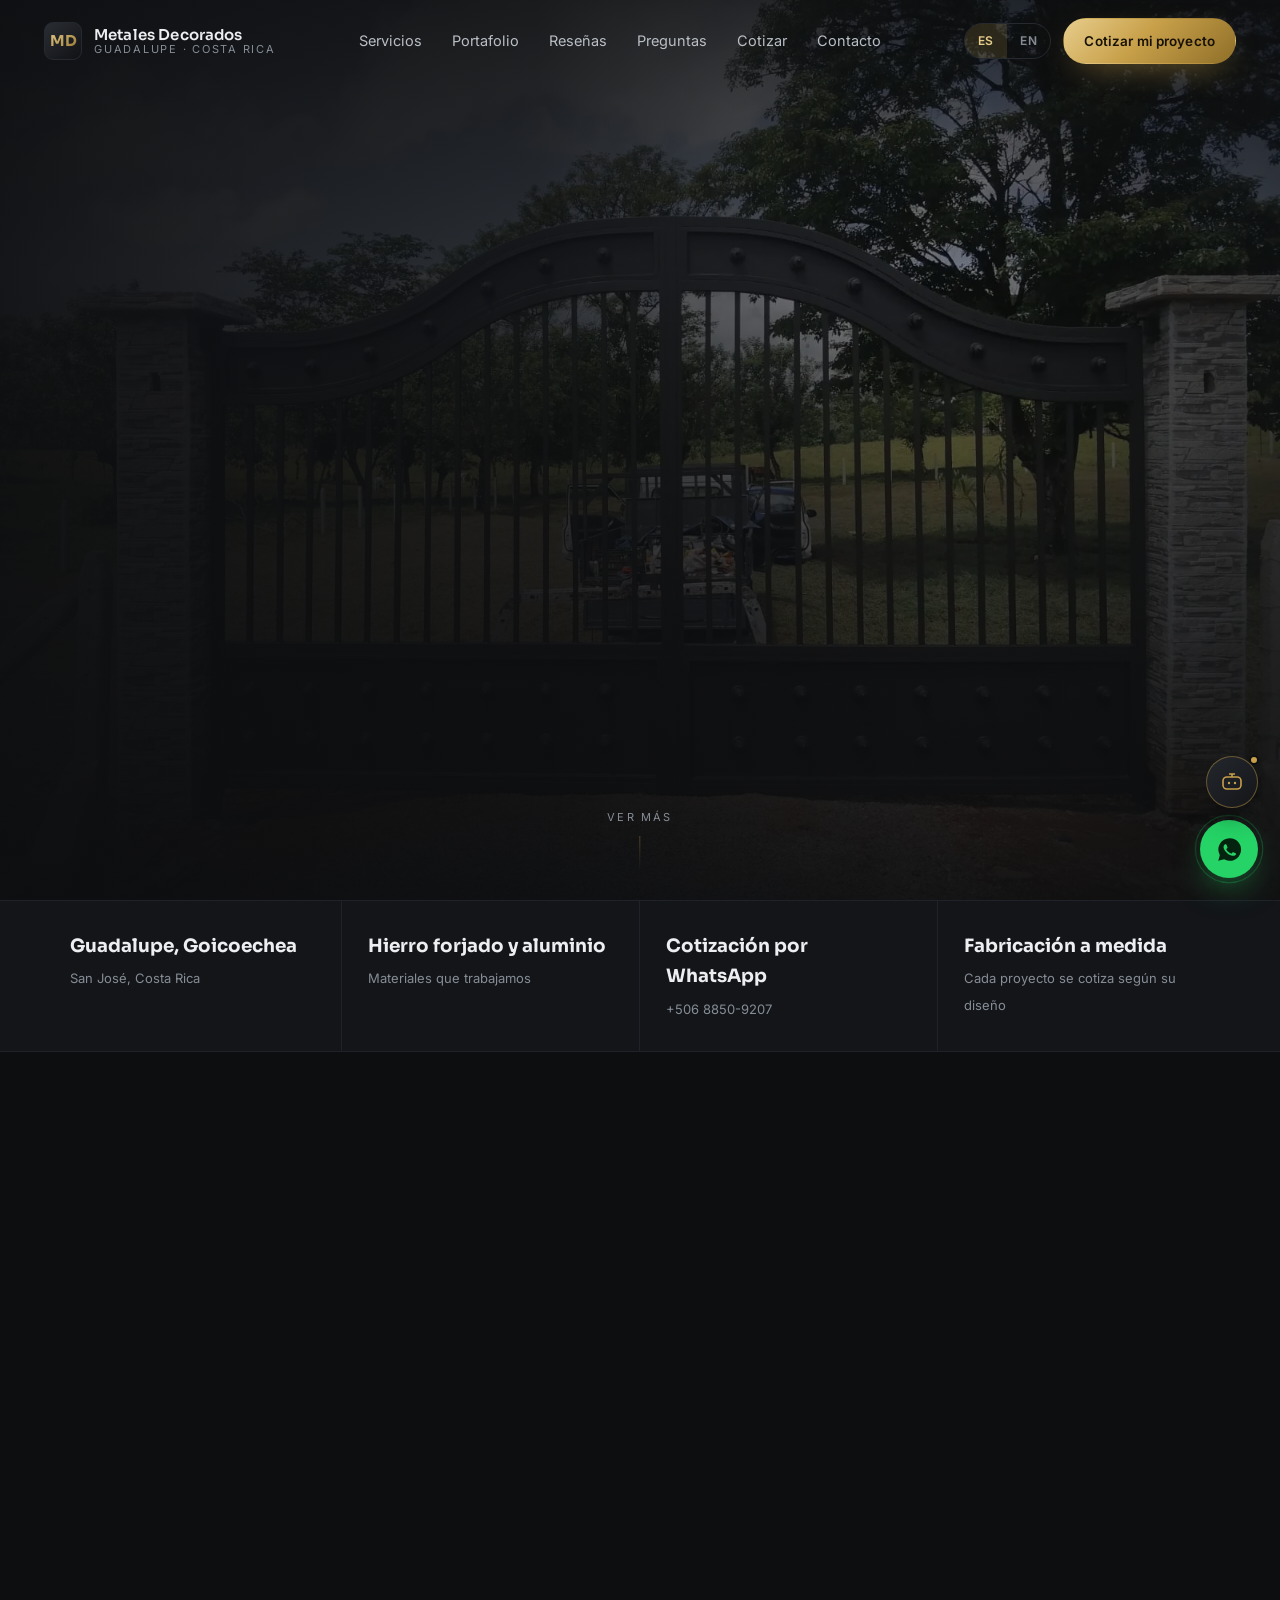
<file: index.html>
<!DOCTYPE html>
<html lang="es-CR">
<head>
<meta charset="utf-8">
<meta name="viewport" content="width=device-width, initial-scale=1">
<meta http-equiv="refresh" content="0; url=amedida/index.html">
<link rel="canonical" href="https://metalesdecorados.com/">
<meta name="robots" content="index,follow">
<title>Metales Decorados</title>
</head>
<body>
<p><a href="amedida/index.html">Metales Decorados — ir al sitio</a></p>
</body>
</html>
</file>
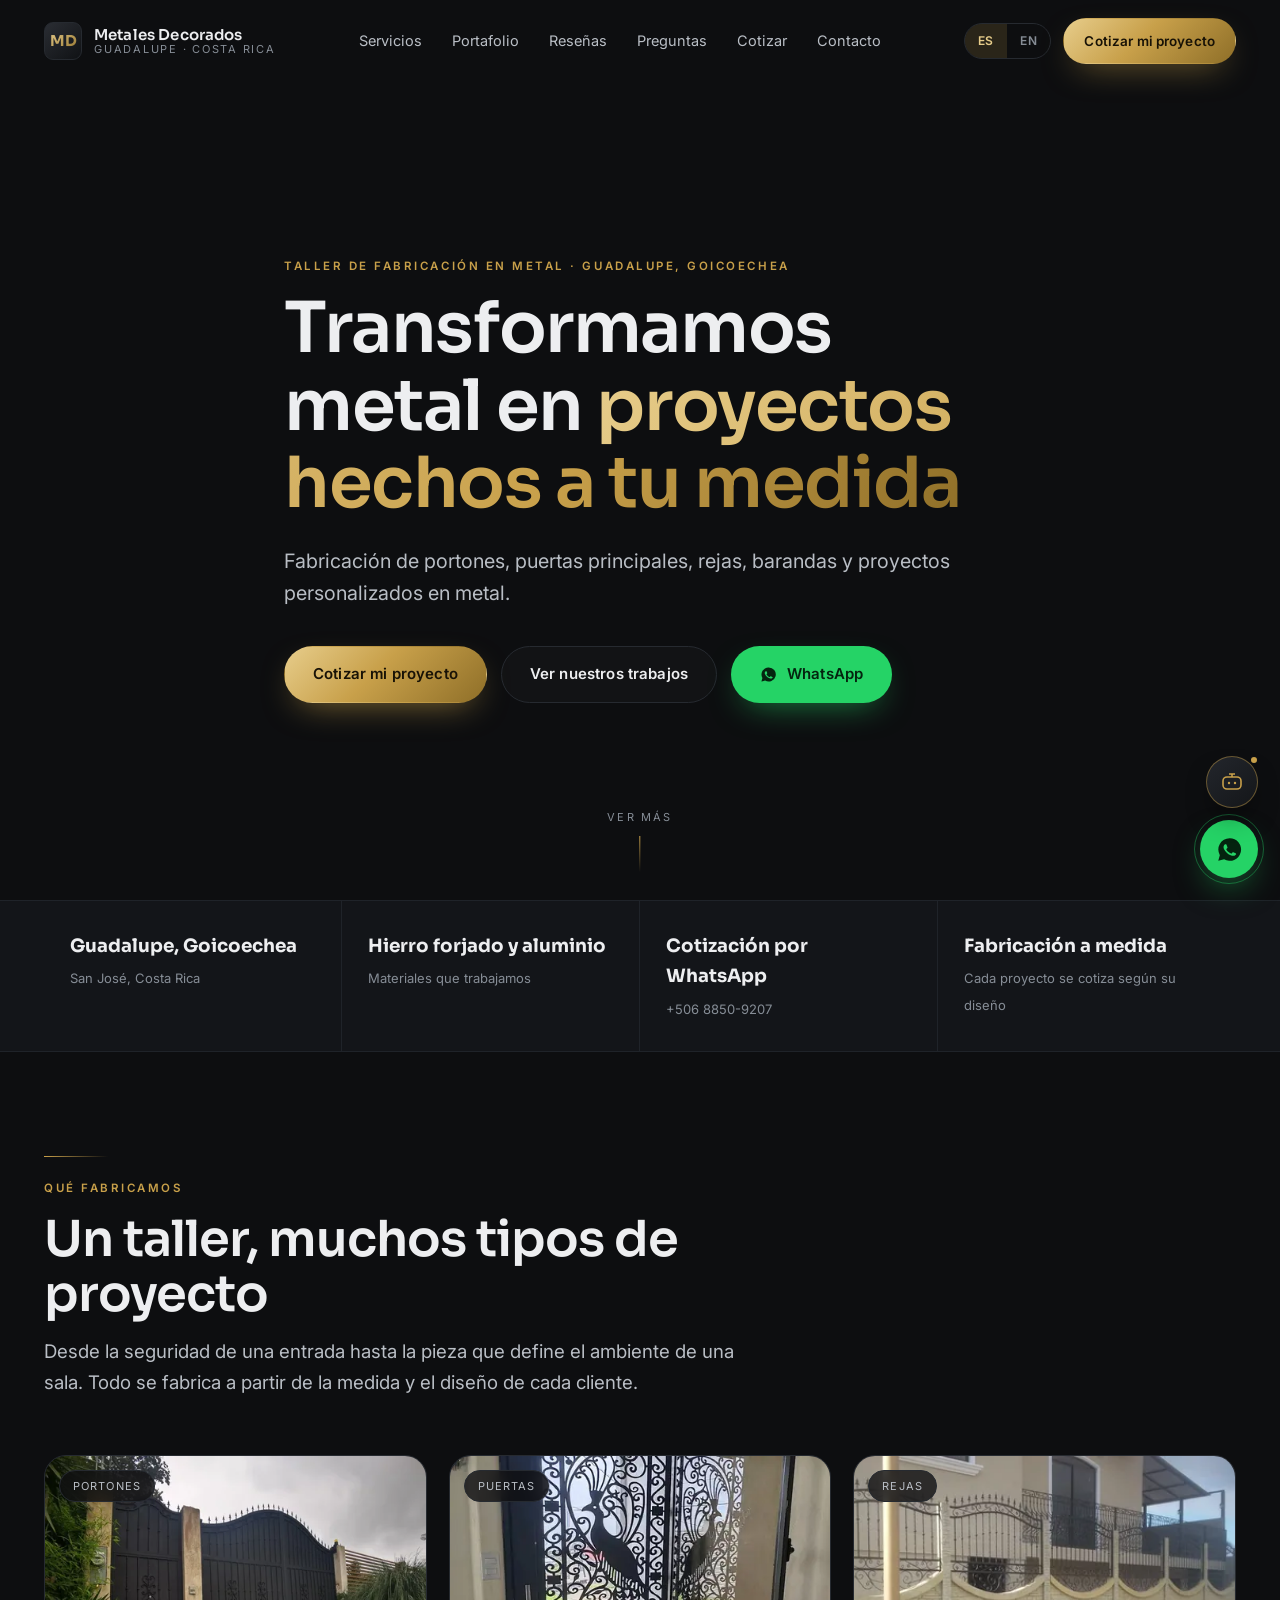
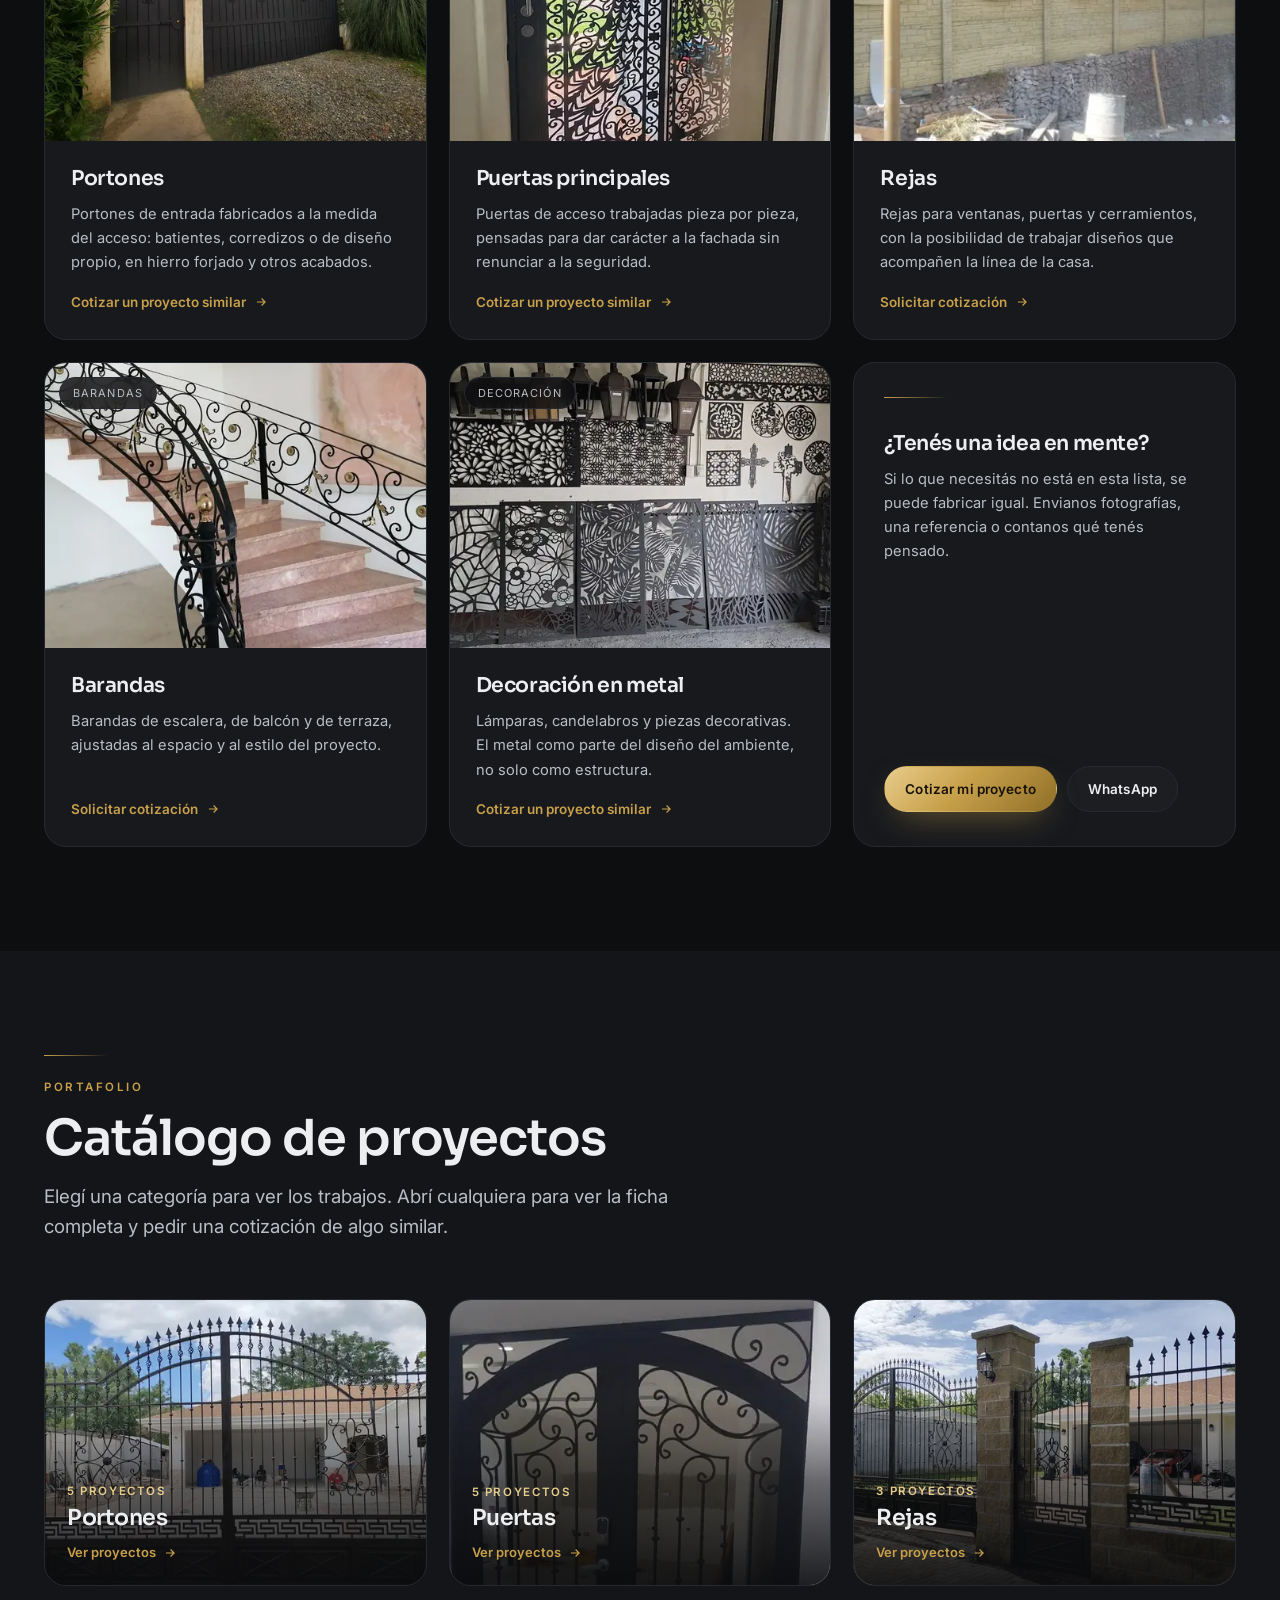
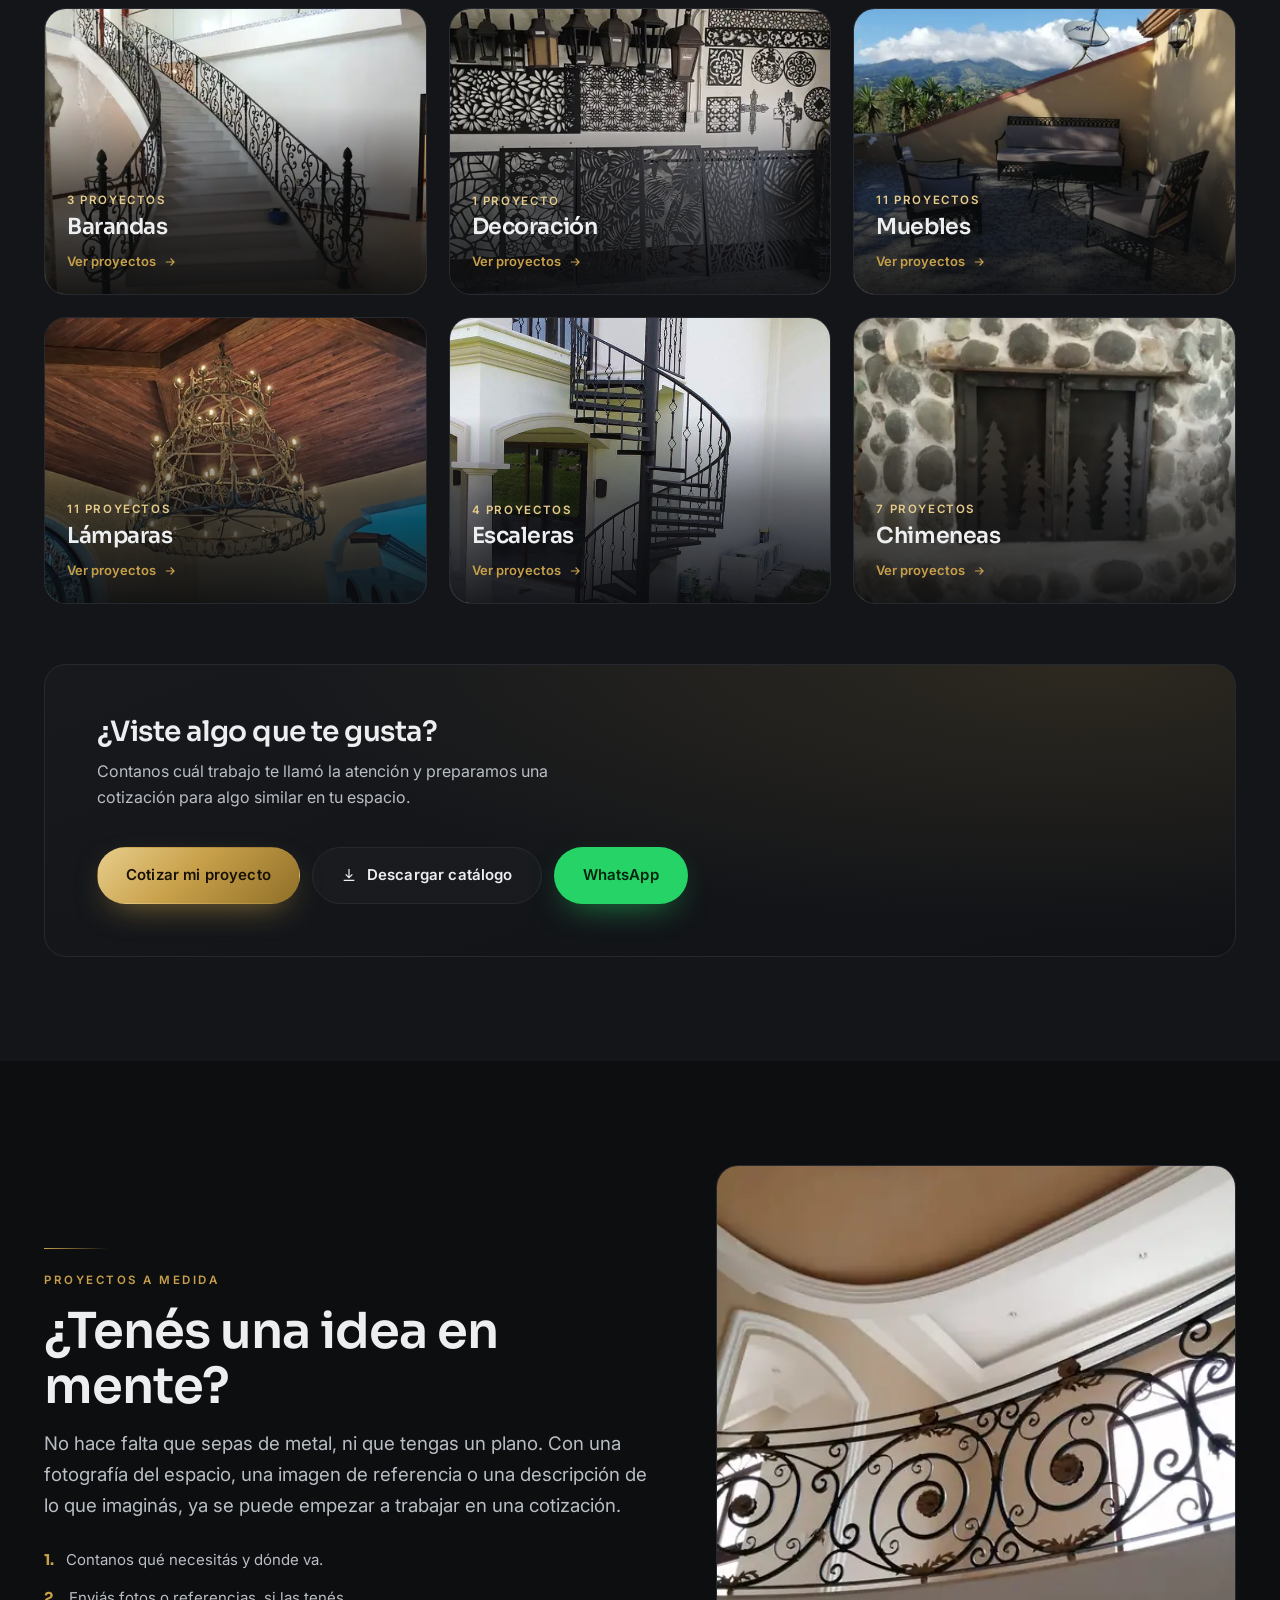
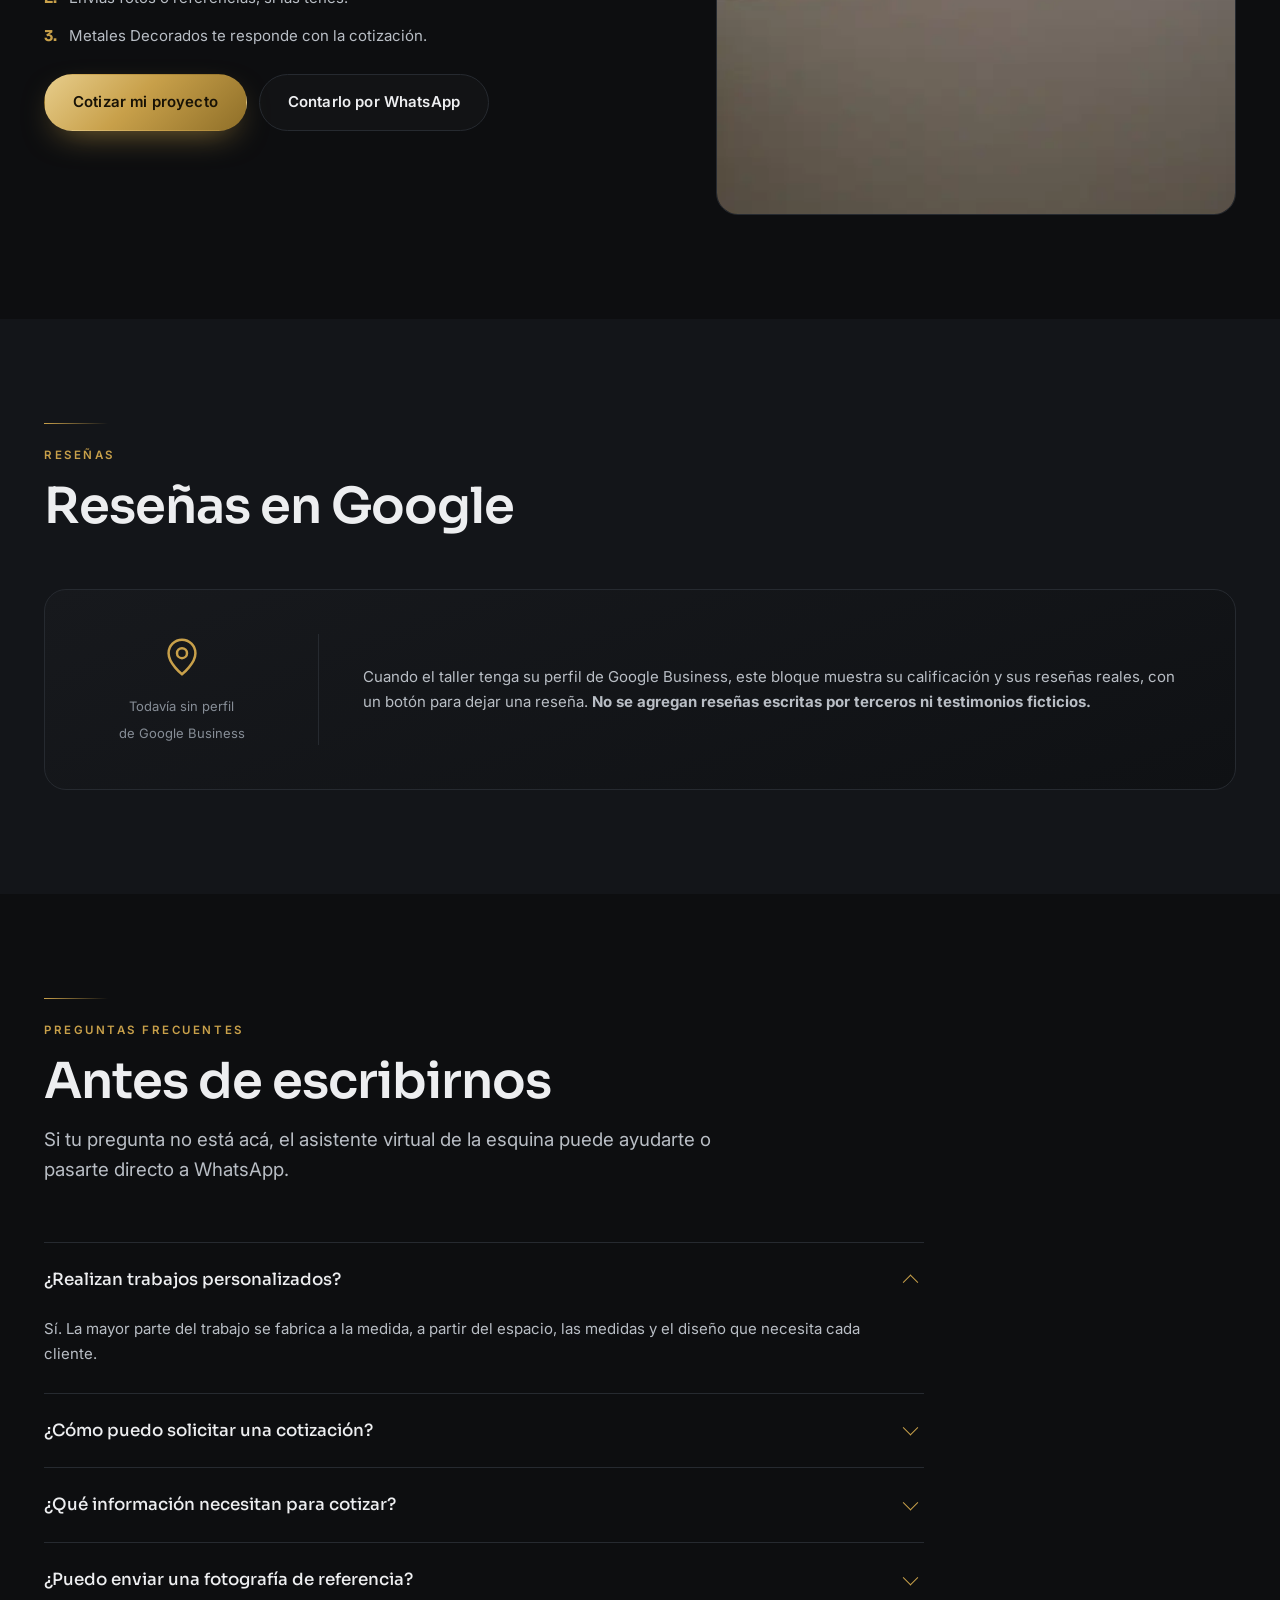
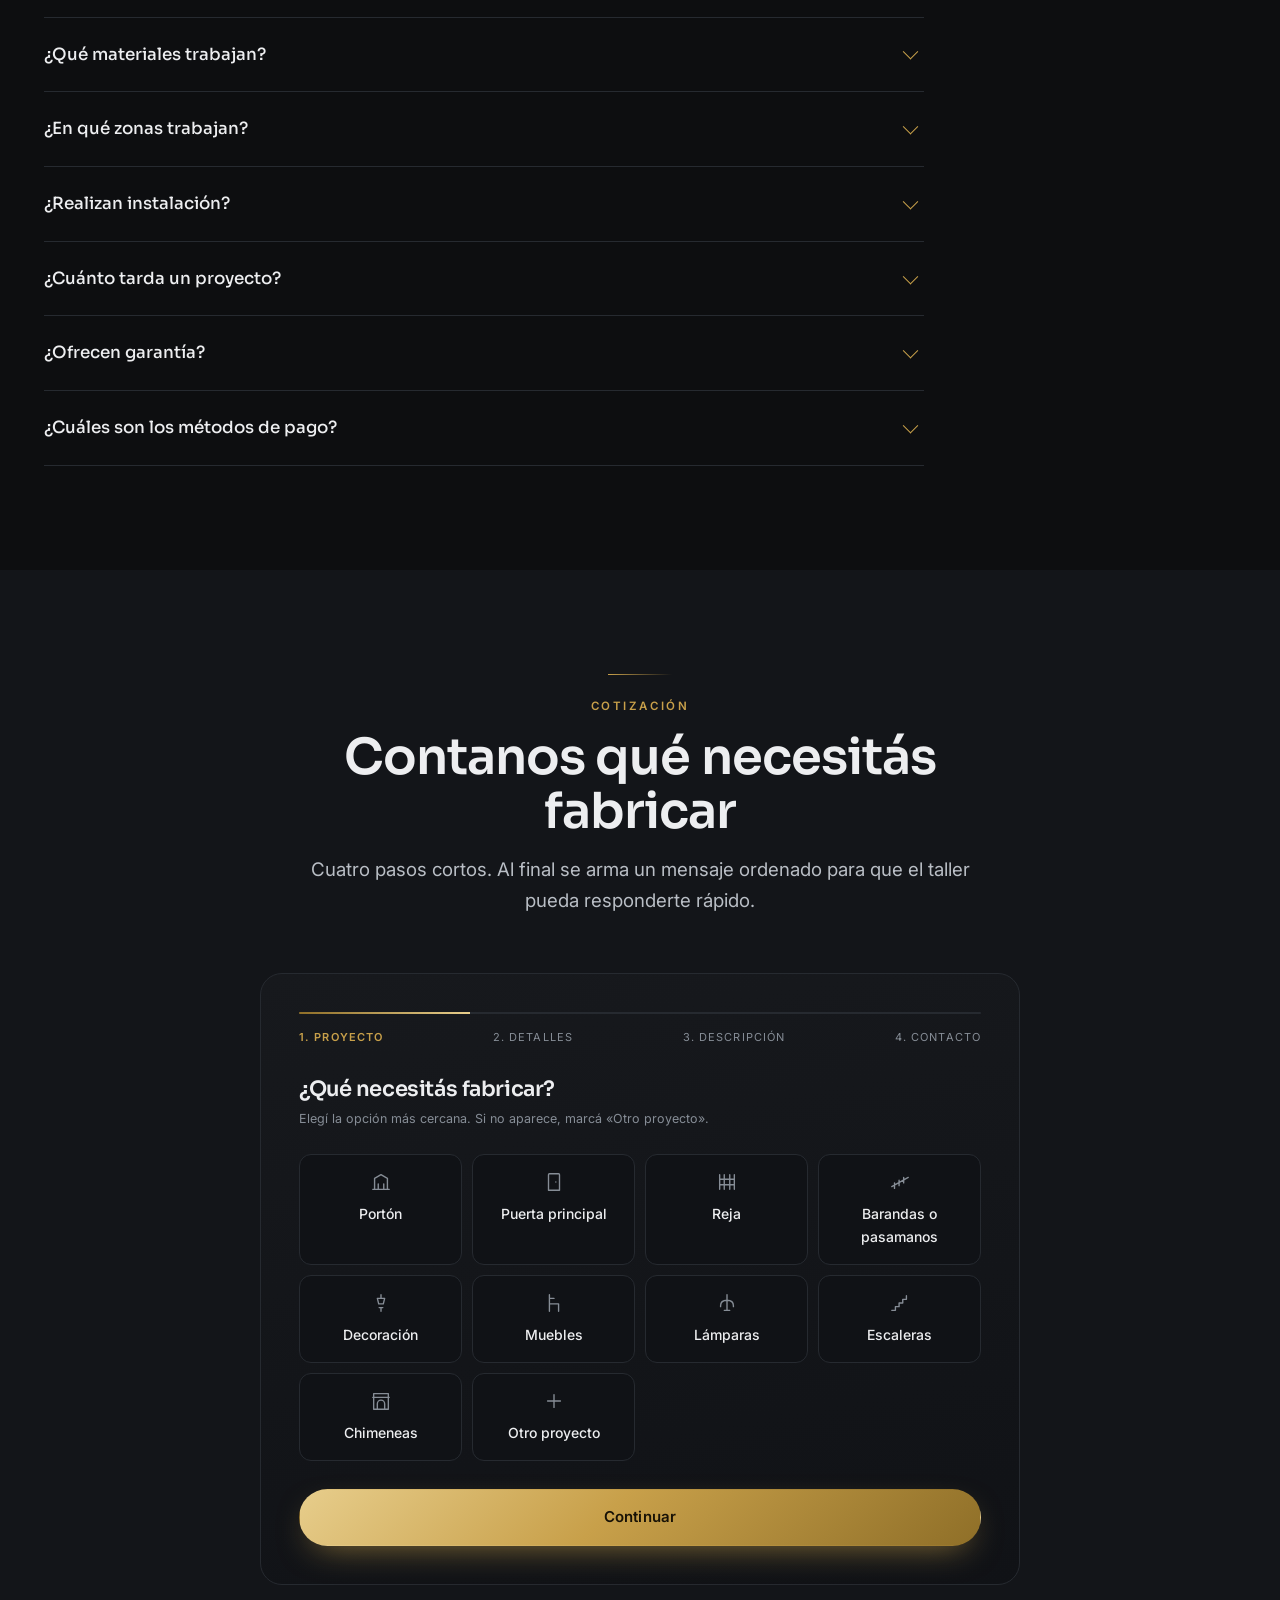
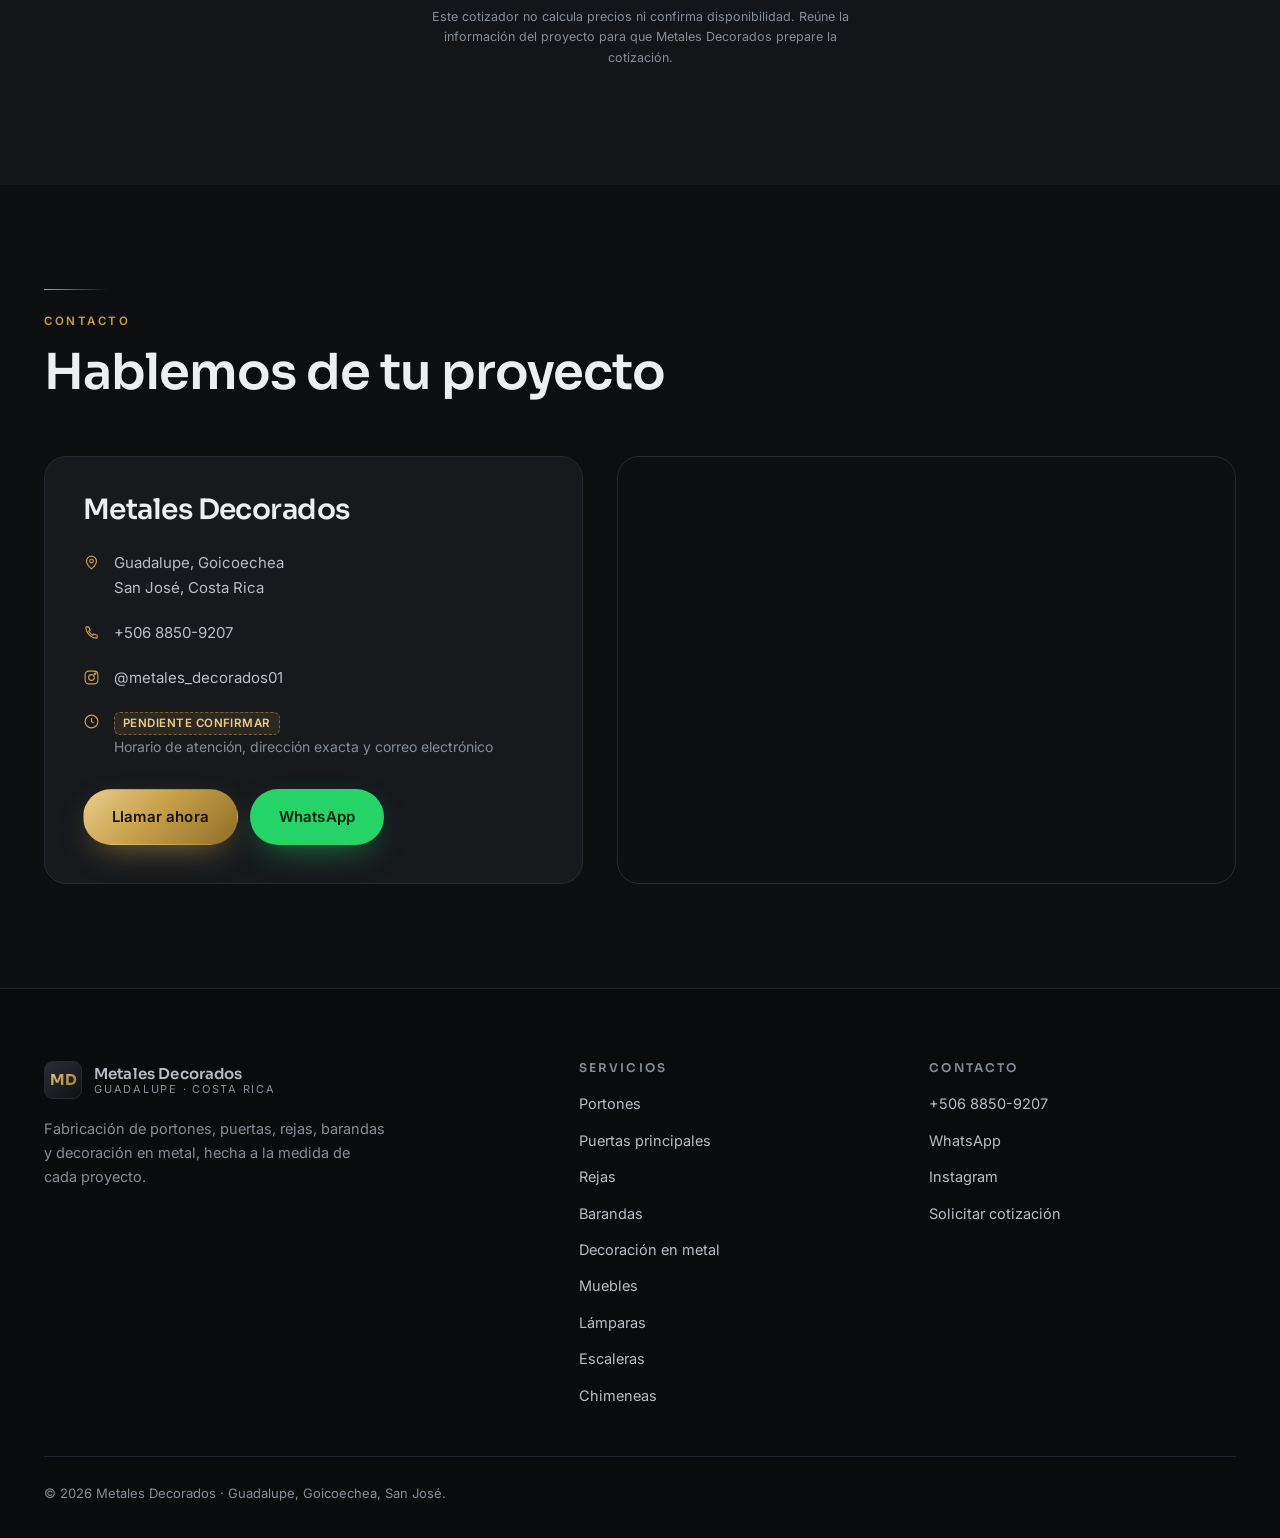
<file: amedida/index.html>
<!DOCTYPE html>
<html lang="es-CR">
<head>
<meta charset="utf-8">
<meta name="viewport" content="width=device-width, initial-scale=1">
<link rel="icon" href="data:image/svg+xml,%3Csvg xmlns='http://www.w3.org/2000/svg' viewBox='0 0 64 64'%3E%3Crect width='64' height='64' rx='14' fill='%2317191d'/%3E%3Ctext x='32' y='42' font-family='Arial,sans-serif' font-size='26' font-weight='700' text-anchor='middle' fill='%23c8a04a'%3EMD%3C/text%3E%3C/svg%3E">

<!-- ============================================================
     SEO LOCAL COMPLETO  (Plan Premium)
     Sin keyword stuffing. Sin promesas de posicionamiento.
     ============================================================ -->
<title>Metales Decorados | Portones, puertas, rejas y barandas en metal — Guadalupe, Costa Rica</title>
<meta name="description" content="Taller de fabricación en metal en Guadalupe, Goicoechea. Portones, puertas principales, rejas, barandas y decoración en hierro forjado y aluminio. Cotizá tu proyecto a medida.">
<link rel="canonical" href="https://metalesdecorados.com/">
<!-- DEMO: se bloquea la indexacion para que esta version de muestra no le
     compita en Google al sitio definitivo de Metales Decorados.
     AL PUBLICAR EL SITIO REAL: cambiar a  content="index,follow"  -->
<meta name="robots" content="index,follow">
<meta name="geo.region" content="CR-SJ">
<meta name="geo.placename" content="Guadalupe, Goicoechea, San José">
<meta name="author" content="Metales Decorados">

<meta property="og:type" content="website">
<meta property="og:locale" content="es_CR">
<meta property="og:site_name" content="Metales Decorados">
<meta property="og:title" content="Metales Decorados | Proyectos en metal a la medida">
<meta property="og:description" content="Portones, puertas, rejas, barandas y decoración en metal. Guadalupe, Costa Rica.">
<meta property="og:image" content="img/og.jpg">
<meta name="twitter:card" content="summary_large_image">

<link rel="alternate" hreflang="es-cr" href="https://metalesdecorados.com/">
<link rel="alternate" hreflang="en" href="https://metalesdecorados.com/en/">

<link rel="preconnect" href="https://fonts.googleapis.com">
<link rel="preconnect" href="https://fonts.gstatic.com" crossorigin>
<link href="https://fonts.googleapis.com/css2?family=Sora:wght@400;500;600;700&family=Inter:wght@400;500;600&display=swap" rel="stylesheet">
<link rel="stylesheet" href="css/styles.css?v=resp3">
<link rel="stylesheet" href="css/site.css?v=resp3">

<!-- Datos estructurados. Solo lo confirmado.
     openingHours, priceRange, email y direccion exacta se agregan cuando el
     cliente los confirme. aggregateRating no se autodeclara: las resenas se
     enlazan al perfil real de Google. -->
<script type="application/ld+json">
{
  "@context": "https://schema.org",
  "@type": ["LocalBusiness","HomeAndConstructionBusiness"],
  "name": "Metales Decorados",
  "description": "Taller de fabricación en metal: portones, puertas principales, rejas, barandas y decoración en hierro forjado y aluminio.",
  "telephone": "+50688509207",
  "address": {
    "@type": "PostalAddress",
    "addressLocality": "Guadalupe, Goicoechea",
    "addressRegion": "San José",
    "addressCountry": "CR"
  },
  "areaServed": { "@type": "Place", "name": "San José, Costa Rica" },
  "sameAs": ["https://www.instagram.com/metales_decorados01/"],
  "hasOfferCatalog": {
    "@type": "OfferCatalog",
    "name": "Servicios de fabricación en metal",
    "itemListElement": [
      { "@type": "Offer", "itemOffered": { "@type": "Service", "name": "Portones a medida" } },
      { "@type": "Offer", "itemOffered": { "@type": "Service", "name": "Puertas principales en metal" } },
      { "@type": "Offer", "itemOffered": { "@type": "Service", "name": "Rejas" } },
      { "@type": "Offer", "itemOffered": { "@type": "Service", "name": "Barandas" } },
      { "@type": "Offer", "itemOffered": { "@type": "Service", "name": "Decoración en metal" } }
    ]
  }
}
</script>
</head>
<body>

<!-- =========================== HEADER =========================== -->
<header class="hdr">
  <div class="wrap hdr__in">
    <a href="#inicio" class="brand">
      <span class="brand__mark"><span>MD</span></span>
      <span class="brand__tx">
        <b>Metales Decorados</b>
        <small>Guadalupe · Costa Rica</small>
      </span>
    </a>

    <nav class="nav" id="nav">
      <a href="#servicios" data-i18n="nav1">Servicios</a>
      <a href="#catalogo"  data-i18n="nav2">Portafolio</a>
      <a href="#resenas"   data-i18n="nav3">Reseñas</a>
      <a href="#preguntas" data-i18n="nav4">Preguntas</a>
      <a href="#cotizar"   data-i18n="nav5">Cotizar</a>
      <a href="#contacto"  data-i18n="nav6">Contacto</a>
    </nav>

    <div class="hdr__cta">
      <!-- Selector de idioma: la "opcion de version bilingue" del Plan Premium -->
      <div class="lang" role="group" aria-label="Idioma">
        <button class="lang__b is-on" data-lang="es">ES</button>
        <button class="lang__b" data-lang="en">EN</button>
      </div>
      <a class="btn btn--primary btn--sm" href="#cotizar" data-i18n="cta1">Cotizar mi proyecto</a>
      <button class="burger" aria-label="Abrir menú" aria-expanded="false"><span></span><span></span><span></span></button>
    </div>
  </div>
</header>

<!-- =========================== HERO =========================== -->
<section class="hero" id="inicio">
  <div class="hero__bg">
    <picture>
      <source type="image/webp" media="(max-width:960px)" srcset="img/web/hero-1280.webp?v=ef11bc6f">
      <source type="image/webp" srcset="img/web/hero-1600.webp?v=ef11bc6f">
      <img src="img/hero.jpg" alt="Proyecto en metal fabricado por Metales Decorados" fetchpriority="high" decoding="async" data-ph="Fotografía principal — proyecto destacado, horizontal" data-i18n-ph="heroPh">
    </picture>
  </div>
  <div class="wrap hero__in">
    <p class="eyebrow rv" data-i18n="heroEyebrow">Taller de fabricación en metal · Guadalupe, Goicoechea</p>
    <h1 class="h-xl rv" data-delay="80"><span data-i18n="heroA">Transformamos metal en</span> <em data-i18n="heroB">proyectos hechos a tu medida</em></h1>
    <p class="lede rv" data-delay="160" data-i18n="heroSub">Fabricación de portones, puertas principales, rejas, barandas y proyectos personalizados en metal.</p>
    <div class="hero__btns rv" data-delay="240">
      <a class="btn btn--primary" href="#cotizar" data-i18n="cta1">Cotizar mi proyecto</a>
      <a class="btn btn--ghost" href="#catalogo" data-i18n="cta2">Ver nuestros trabajos</a>
      <a class="btn btn--wa" data-wa="Hola, buenos días. Vi la página web de Metales Decorados y me gustaría conversar sobre un proyecto en metal.">
        <svg width="17" height="17" viewBox="0 0 24 24" fill="currentColor"><path d="M12 2a10 10 0 00-8.6 15L2 22l5.2-1.4A10 10 0 1012 2zm5.8 14.2c-.2.7-1.2 1.3-2 1.4-.5.1-1.1.1-3.3-.7-2.8-1.1-4.6-4-4.7-4.2-.1-.2-1.1-1.5-1.1-2.8s.7-2 .9-2.2c.2-.3.5-.3.7-.3h.5c.2 0 .4 0 .6.5s.8 1.9.8 2 .1.3 0 .5c-.1.2-.2.3-.3.5l-.5.5c-.2.2-.3.3-.2.6.2.3.8 1.3 1.7 2.1 1.2 1 2.2 1.4 2.5 1.5.2.1.4.1.6-.1l.8-1c.2-.2.4-.2.6-.1l2 1c.2.1.4.2.4.3.1.2.1.7-.1 1.4z"/></svg>
        WhatsApp
      </a>
    </div>
  </div>
  <div class="hero__scroll"><span data-i18n="scroll">Ver más</span><i></i></div>
</section>

<!-- =========================== BARRA DE DATOS =========================== -->
<section class="strip">
  <div class="wrap">
    <div class="strip__grid">
      <div class="strip__i"><b data-i18n="strip1b">Guadalupe, Goicoechea</b><span data-i18n="strip1s">San José, Costa Rica</span></div>
      <div class="strip__i"><b data-i18n="strip2b">Hierro forjado y aluminio</b><span data-i18n="strip2s">Materiales que trabajamos</span></div>
      <div class="strip__i"><b data-i18n="strip3b">Cotización por WhatsApp</b><span data-i18n="strip3s">+506 8850-9207</span></div>
      <div class="strip__i"><b data-i18n="strip4b">Fabricación a medida</b><span data-i18n="strip4s">Cada proyecto se cotiza según su diseño</span></div>
    </div>
  </div>
</section>

<!-- =========================== SERVICIOS =========================== -->
<section class="section" id="servicios">
  <div class="wrap">
    <div class="sec-head rv">
      <div class="rule"></div>
      <p class="eyebrow" data-i18n="sv0">Qué fabricamos</p>
      <h2 class="h-lg" data-i18n="sv1">Un taller, muchos tipos de proyecto</h2>
      <p class="lede" style="margin-top:16px" data-i18n="sv2">Desde la seguridad de una entrada hasta la pieza que define el ambiente de una sala. Todo se fabrica a partir de la medida y el diseño de cada cliente.</p>
    </div>

    <div class="grid grid--3" id="servicios-grid"><!-- se genera desde js/main.js --></div>

    <!-- ==========================================================
         CORTE LASER — BLOQUE DESACTIVADO
         PENDIENTE DE CONFIRMACION CON EL CLIENTE.
         La biografia publica de @metales_decorados01 menciona
         "corte cnc laser". Aun asi NO se publica como servicio
         comercial hasta que el propietario lo confirme.
         PARA ACTIVAR: quitar el atributo hidden de esta seccion
         (o poner MD_LASER = true en js/main.js).
         ========================================================== -->
    <div class="laser rv" id="bloque-laser" hidden>
      <div class="laser__tx">
        <p class="eyebrow" data-i18n="laserEyebrow">Corte láser</p>
        <h3 class="h-md" data-i18n="laserH">Corte láser de fibra</h3>
        <p class="muted"><span class="pend" data-i18n="pendCliente">PENDIENTE CONFIRMAR CON CLIENTE</span> <span data-i18n="laserMuted">Materiales, espesores, tamaño máximo de lámina y si el servicio se ofrece a terceros.</span></p>
        <a class="btn btn--primary btn--sm" data-wa="Hola, quisiera consultar por el servicio de corte láser." data-i18n="laserBtn">Consultar</a>
      </div>
      <div class="laser__media"><img src="img/servicio-laser.jpg" alt="Corte láser" loading="lazy" decoding="async" data-ph="Pieza cortada en láser" data-i18n-ph="laserPh"></div>
    </div>

  </div>
</section>

<!-- =========================== CATALOGO DE PROYECTOS =========================== -->
<section class="section section--alt" id="catalogo">
  <div class="wrap">
    <div class="sec-head rv">
      <div class="rule"></div>
      <p class="eyebrow" data-i18n="pf0">Portafolio</p>
      <h2 class="h-lg" data-i18n="pf1">Catálogo de proyectos</h2>
      <p class="lede" style="margin-top:16px" data-i18n="pf2">Elegí una categoría para ver los trabajos. Abrí cualquiera para ver la ficha completa y pedir una cotización de algo similar.</p>
    </div>

    <!-- Vista inicial: una portada por categoria. Al elegir una, aparecen sus proyectos. -->
    <div class="cats" id="cats"><!-- se genera desde js/main.js --></div>
    <div class="filtros" id="filtros" role="group" hidden><!-- se genera desde js/main.js --></div>
    <div class="cat" id="cat" hidden><!-- se genera desde js/main.js --></div>
    <p class="cat__vacio" id="cat-vacio" hidden data-i18n="catVacio">No hay proyectos en esta categoría todavía.</p>

    <div class="cta-band rv" style="margin-top:60px">
      <div>
        <h2 class="h-md" data-i18n="ctaB1">¿Viste algo que te gusta?</h2>
        <p data-i18n="ctaB2">Contanos cuál trabajo te llamó la atención y preparamos una cotización para algo similar en tu espacio.</p>
      </div>
      <div class="cta-band__btns">
        <a class="btn btn--primary" href="#cotizar" data-i18n="cta1">Cotizar mi proyecto</a>
        <!-- Catalogo descargable: se genera con herramientas/generar-pdf.py -->
        <a class="btn btn--ghost" href="Catalogo-Metales-Decorados.pdf" download>
          <svg width="16" height="16" viewBox="0 0 24 24" fill="none" stroke="currentColor" stroke-width="1.8"><path d="M12 3v12M7 11l5 5 5-5M4 20h16"/></svg>
          <span data-i18n="descargarCatalogo">Descargar catálogo</span>
        </a>
        <a class="btn btn--wa" data-wa="Hola, estuve viendo el catálogo de proyectos en su página web y me gustaría cotizar un trabajo similar.">WhatsApp</a>
      </div>
    </div>
  </div>
</section>

<!-- =========================== PROYECTOS A MEDIDA =========================== -->
<section class="section" id="a-medida">
  <div class="wrap">
    <div class="medida">
      <div class="medida__tx rv">
        <div class="rule"></div>
        <p class="eyebrow" data-i18n="medidaEyebrow">Proyectos a medida</p>
        <h2 class="h-lg" data-i18n="medidaH">¿Tenés una idea en mente?</h2>
        <p class="lede" style="margin-top:16px" data-i18n="medidaP">No hace falta que sepas de metal, ni que tengas un plano. Con una fotografía del espacio, una imagen de referencia o una descripción de lo que imaginás, ya se puede empezar a trabajar en una cotización.</p>
        <ul class="steps" style="margin-top:26px">
          <li><b>1.</b> <span data-i18n="medidaStep1">Contanos qué necesitás y dónde va.</span></li>
          <li><b>2.</b> <span data-i18n="medidaStep2">Enviás fotos o referencias, si las tenés.</span></li>
          <li><b>3.</b> <span data-i18n="medidaStep3">Metales Decorados te responde con la cotización.</span></li>
        </ul>
        <div style="display:flex;gap:12px;flex-wrap:wrap;margin-top:26px">
          <a class="btn btn--primary" href="#cotizar" data-i18n="cta1">Cotizar mi proyecto</a>
          <a class="btn btn--ghost" data-wa="Hola, tengo una idea de un proyecto en metal a medida y quisiera contarles de qué se trata para una cotización." data-i18n="medidaWa">Contarlo por WhatsApp</a>
        </div>
      </div>
      <div class="medida__media rv" data-delay="80">
        <picture>
          <source type="image/webp" srcset="img/web/a-medida-480.webp?v=3641ff90 480w, img/web/a-medida-960.webp?v=3641ff90 960w" sizes="(max-width:900px) 100vw, 480px">
          <img src="img/a-medida.jpg" alt="Proceso de fabricación en el taller" loading="lazy" decoding="async" data-ph="Foto del taller o del proceso de fabricación — vertical" data-i18n-ph="medidaPh">
        </picture>
      </div>
    </div>
  </div>
</section>

<!-- =========================== RESENAS DE GOOGLE =========================== -->
<section class="section section--alt" id="resenas">
  <div class="wrap">
    <div class="sec-head rv">
      <div class="rule"></div>
      <p class="eyebrow" data-i18n="resEyebrow">Reseñas</p>
      <h2 class="h-lg" data-i18n="resH">Reseñas en Google</h2>
    </div>

    <!-- Sin calificacion: el negocio todavia no tiene perfil de Google Business.
         Al crearlo, aqui va la cifra real y el boton "Dejar una resena". -->
    <div class="google rv">
      <div class="google__score">
        <svg width="46" height="46" viewBox="0 0 24 24" fill="none" stroke="currentColor" stroke-width="1.3" style="display:block;margin:0 auto 12px;color:var(--brass)"><path d="M12 21s7-5.6 7-11a7 7 0 10-14 0c0 5.4 7 11 7 11z"/><circle cx="12" cy="10" r="2.6"/></svg>
        <span data-i18n="resScore">Todavía sin perfil<br>de Google Business</span>
      </div>
      <div class="google__tx">
        <p data-i18n="resTx">Cuando el taller tenga su perfil de Google Business, este bloque muestra su calificación y
           sus reseñas reales, con un botón para dejar una reseña.
           <b>No se agregan reseñas escritas por terceros ni testimonios ficticios.</b></p>
      </div>
    </div>
  </div>
</section>

<!-- =========================== PREGUNTAS FRECUENTES =========================== -->
<section class="section" id="preguntas">
  <div class="wrap">
    <div class="sec-head rv">
      <div class="rule"></div>
      <p class="eyebrow" data-i18n="fq0">Preguntas frecuentes</p>
      <h2 class="h-lg" data-i18n="fq1">Antes de escribirnos</h2>
      <p class="lede" style="margin-top:16px" data-i18n="faqLede">Si tu pregunta no está acá, el asistente virtual de la esquina puede ayudarte o pasarte directo a WhatsApp.</p>
    </div>

    <div class="faq rv">
      <details open>
        <summary data-i18n="faqQ1">¿Realizan trabajos personalizados?</summary>
        <div><p data-i18n="faqA1">Sí. La mayor parte del trabajo se fabrica a la medida, a partir del espacio, las medidas y el diseño que necesita cada cliente.</p></div>
      </details>
      <details>
        <summary data-i18n="faqQ2">¿Cómo puedo solicitar una cotización?</summary>
        <div><p data-i18n="faqA2">Podés completar el cotizador de esta página, hablar con el asistente virtual o escribir directamente por WhatsApp al <span data-md="telefono">+506 8850-9207</span>.</p></div>
      </details>
      <details>
        <summary data-i18n="faqQ3">¿Qué información necesitan para cotizar?</summary>
        <div><p data-i18n="faqA3">Tipo de trabajo, zona donde se instalaría, medidas aproximadas (aunque sean estimadas) y, si existe, una fotografía del espacio o una imagen de referencia del estilo deseado.</p></div>
      </details>
      <details>
        <summary data-i18n="faqQ4">¿Puedo enviar una fotografía de referencia?</summary>
        <div><p data-i18n="faqA4">Sí, y es la forma más rápida de avanzar. Las fotos se adjuntan directamente en el chat de WhatsApp.</p></div>
      </details>
      <details>
        <summary data-i18n="faqQ5">¿Qué materiales trabajan?</summary>
        <div><p data-i18n="faqA5">Según la información pública del negocio, se trabaja principalmente <b>hierro forjado</b> y <b>aluminio</b>. <span class="pend">PENDIENTE CONFIRMAR CON CLIENTE</span> el detalle completo de materiales y acabados.</p></div>
      </details>
      <details>
        <summary data-i18n="faqQ6">¿En qué zonas trabajan?</summary>
        <div><p data-i18n="faqA6">El taller está en Guadalupe, Goicoechea, San José. <span class="pend">PENDIENTE CONFIRMAR CON CLIENTE</span> la cobertura exacta de zonas.</p></div>
      </details>
      <details>
        <summary data-i18n="faqQ7">¿Realizan instalación?</summary>
        <div><p><span class="pend" data-i18n="pendCliente">PENDIENTE CONFIRMAR CON CLIENTE</span></p></div>
      </details>
      <details>
        <summary data-i18n="faqQ8">¿Cuánto tarda un proyecto?</summary>
        <div><p data-i18n="faqA8"><span class="pend">PENDIENTE CONFIRMAR CON CLIENTE</span> Los tiempos dependen del tipo de trabajo y no se publican hasta confirmarlos con el taller.</p></div>
      </details>
      <details>
        <summary data-i18n="faqQ9">¿Ofrecen garantía?</summary>
        <div><p><span class="pend" data-i18n="pendCliente">PENDIENTE CONFIRMAR CON CLIENTE</span></p></div>
      </details>
      <details>
        <summary data-i18n="faqQ10">¿Cuáles son los métodos de pago?</summary>
        <div><p><span class="pend" data-i18n="pendCliente">PENDIENTE CONFIRMAR CON CLIENTE</span></p></div>
      </details>
    </div>
  </div>
</section>

<!-- =========================== COTIZADOR AVANZADO =========================== -->
<section class="section section--alt" id="cotizar">
  <div class="wrap">
    <div class="sec-head rv" style="text-align:center;margin-left:auto;margin-right:auto">
      <div class="rule" style="margin-left:auto;margin-right:auto"></div>
      <p class="eyebrow" data-i18n="cz0">Cotización</p>
      <h2 class="h-lg" data-i18n="cz1">Contanos qué necesitás fabricar</h2>
      <p class="lede" style="margin:16px auto 0" data-i18n="cz2">Cuatro pasos cortos. Al final se arma un mensaje ordenado para que el taller pueda responderte rápido.</p>
    </div>

    <div class="wizard rv" id="wizard">
      <div class="wizard__bar"><i id="wz-bar"></i></div>
      <div class="wizard__steps" id="wz-dots"></div>
      <form id="wz-form" novalidate><!-- se genera desde js/cotizador.js --></form>
    </div>

    <p class="hint" style="text-align:center;margin-top:22px;max-width:56ch;margin-left:auto;margin-right:auto" data-i18n="czHint">
      Este cotizador no calcula precios ni confirma disponibilidad. Reúne la información del proyecto
      para que Metales Decorados prepare la cotización.
    </p>
  </div>
</section>

<!-- =========================== CONTACTO =========================== -->
<section class="section" id="contacto">
  <div class="wrap">
    <div class="sec-head rv">
      <div class="rule"></div>
      <p class="eyebrow" data-i18n="ct0">Contacto</p>
      <h2 class="h-lg" data-i18n="ct1">Hablemos de tu proyecto</h2>
    </div>

    <div class="contact">
      <div class="contact__card rv">
        <h3 class="h-md">Metales Decorados</h3>
        <ul class="contact__list">
          <li>
            <svg width="17" height="17" viewBox="0 0 24 24" fill="none" stroke="currentColor" stroke-width="1.6"><path d="M12 21s7-5.6 7-11a7 7 0 10-14 0c0 5.4 7 11 7 11z"/><circle cx="12" cy="10" r="2.6"/></svg>
            <span data-i18n="contactAddr">Guadalupe, Goicoechea<br>San José, Costa Rica</span>
          </li>
          <li>
            <svg width="17" height="17" viewBox="0 0 24 24" fill="none" stroke="currentColor" stroke-width="1.6"><path d="M4 5c0-.6.4-1 1-1h3l2 5-2 1a12 12 0 006 6l1-2 5 2v3c0 .6-.4 1-1 1A16 16 0 014 5z"/></svg>
            <span><a href="tel:+50688509207" data-md="telefono">+506 8850-9207</a></span>
          </li>
          <li>
            <svg width="17" height="17" viewBox="0 0 24 24" fill="none" stroke="currentColor" stroke-width="1.6"><rect x="3" y="3" width="18" height="18" rx="5"/><circle cx="12" cy="12" r="4"/><circle cx="17.2" cy="6.8" r="1"/></svg>
            <span><a href="https://www.instagram.com/metales_decorados01/" target="_blank" rel="noopener">@metales_decorados01</a></span>
          </li>
          <li class="is-pending">
            <svg width="17" height="17" viewBox="0 0 24 24" fill="none" stroke="currentColor" stroke-width="1.6"><circle cx="12" cy="12" r="9"/><path d="M12 7v5l3 2"/></svg>
            <span><span class="pend" data-i18n="contactPend">PENDIENTE CONFIRMAR</span><br><span data-i18n="contactPendTx">Horario de atención, dirección exacta y correo electrónico</span></span>
          </li>
        </ul>

        <div class="contact__btns">
          <a class="btn btn--primary" href="tel:+50688509207" data-i18n="contactCall">Llamar ahora</a>
          <a class="btn btn--wa" data-wa="Hola, buenos días. Los contacto desde la página web de Metales Decorados para consultar por un proyecto.">WhatsApp</a>
        </div>
      </div>

      <div class="contact__map rv" data-delay="80">
        <div class="ph" style="position:relative">
          <svg width="26" height="26" viewBox="0 0 24 24" fill="none" stroke="currentColor" stroke-width="1.3"><path d="M12 21s7-5.6 7-11a7 7 0 10-14 0c0 5.4 7 11 7 11z"/><circle cx="12" cy="10" r="2.6"/></svg>
          <b data-i18n="contactMapH">Mapa pendiente</b>
          <span data-i18n="contactMapTx">Se inserta el mapa de Google al confirmar la dirección exacta del taller.</span>
        </div>
      </div>
    </div>
  </div>
</section>

<!-- =========================== FOOTER =========================== -->
<footer class="ftr">
  <div class="wrap">
    <div class="ftr__grid">
      <div>
        <a href="#inicio" class="brand" style="margin-bottom:18px">
          <span class="brand__mark"><span>MD</span></span>
          <span class="brand__tx"><b>Metales Decorados</b><small>Guadalupe · Costa Rica</small></span>
        </a>
        <p class="muted" style="font-size:14.5px;max-width:38ch" data-i18n="ftrDesc">Fabricación de portones, puertas, rejas, barandas y decoración en metal, hecha a la medida de cada proyecto.</p>
      </div>
      <div>
        <h4 data-i18n="ftrServicios">Servicios</h4>
        <ul>
          <li><a href="#catalogo" data-cat="Portones" data-i18n="ftrPortones">Portones</a></li>
          <li><a href="#catalogo" data-cat="Puertas" data-i18n="ftrPuertas">Puertas principales</a></li>
          <li><a href="#catalogo" data-cat="Rejas" data-i18n="ftrRejas">Rejas</a></li>
          <li><a href="#catalogo" data-cat="Barandas" data-i18n="ftrBarandas">Barandas</a></li>
          <li><a href="#catalogo" data-cat="Decoración" data-i18n="ftrDecoracion">Decoración en metal</a></li>
          <li><a href="#catalogo" data-cat="Muebles" data-i18n="ftrMuebles">Muebles</a></li>
          <li><a href="#catalogo" data-cat="Lámparas" data-i18n="ftrLamparas">Lámparas</a></li>
          <li><a href="#catalogo" data-cat="Escaleras" data-i18n="ftrEscaleras">Escaleras</a></li>
          <li><a href="#catalogo" data-cat="Chimeneas" data-i18n="ftrChimeneas">Chimeneas</a></li>
        </ul>
      </div>
      <div>
        <h4 data-i18n="ftrContacto">Contacto</h4>
        <ul>
          <li><a href="tel:+50688509207">+506 8850-9207</a></li>
          <li><a data-wa="Hola, los contacto desde la página web de Metales Decorados.">WhatsApp</a></li>
          <li><a href="https://www.instagram.com/metales_decorados01/" target="_blank" rel="noopener">Instagram</a></li>
          <li><a href="#cotizar" data-i18n="ftrCotizar">Solicitar cotización</a></li>
        </ul>
      </div>
    </div>
    <div class="ftr__bot">
      <span>&copy; <span data-year>2026</span> <span data-i18n="ftrCopy">Metales Decorados · Guadalupe, Goicoechea, San José.</span></span>
    </div>
  </div>
</footer>

<!-- =========================== FLOTANTES =========================== -->
<a class="wa-float" aria-label="Escribir por WhatsApp" data-wa="Hola, estoy en la página web de Metales Decorados y quisiera consultar por un proyecto en metal.">
  <svg width="27" height="27" viewBox="0 0 24 24" fill="currentColor"><path d="M12 2a10 10 0 00-8.6 15L2 22l5.2-1.4A10 10 0 1012 2zm5.8 14.2c-.2.7-1.2 1.3-2 1.4-.5.1-1.1.1-3.3-.7-2.8-1.1-4.6-4-4.7-4.2-.1-.2-1.1-1.5-1.1-2.8s.7-2 .9-2.2c.2-.3.5-.3.7-.3h.5c.2 0 .4 0 .6.5s.8 1.9.8 2 .1.3 0 .5c-.1.2-.2.3-.3.5l-.5.5c-.2.2-.3.3-.2.6.2.3.8 1.3 1.7 2.1 1.2 1 2.2 1.4 2.5 1.5.2.1.4.1.6-.1l.8-1c.2-.2.4-.2.6-.1l2 1c.2.1.4.2.4.3.1.2.1.7-.1 1.4z"/></svg>
</a>

<!-- Asistente virtual (Plan Premium) -->
<button class="bot-btn" id="bot-btn" aria-label="Abrir asistente virtual">
  <svg width="24" height="24" viewBox="0 0 24 24" fill="none" stroke="currentColor" stroke-width="1.6"><rect x="3" y="7" width="18" height="12" rx="4"/><circle cx="9" cy="13" r="1.2" fill="currentColor" stroke="none"/><circle cx="15" cy="13" r="1.2" fill="currentColor" stroke="none"/><path d="M12 7V4M9 4h6"/></svg>
</button>
<div class="bot" id="bot" hidden><!-- se genera desde js/chatbot.js --></div>

<!-- Ficha de proyecto -->
<div class="modal" id="modal" hidden>
  <div class="modal__box" role="dialog" aria-modal="true" aria-labelledby="modal-t">
    <button class="modal__x" id="modal-x" aria-label="Cerrar">&times;</button>
    <div id="modal-body"></div>
  </div>
</div>

<script src="js/core.js?v=cat5"></script>
<script src="js/fotos-web.js?v=cat5"></script>
<script src="js/main.js?v=guia1"></script>
<script src="js/cotizador.js?v=cat2"></script>
<script src="js/chatbot.js?v=guia1"></script>
<script src="js/guia.js?v=guia2"></script>
</body>
</html>
</file>
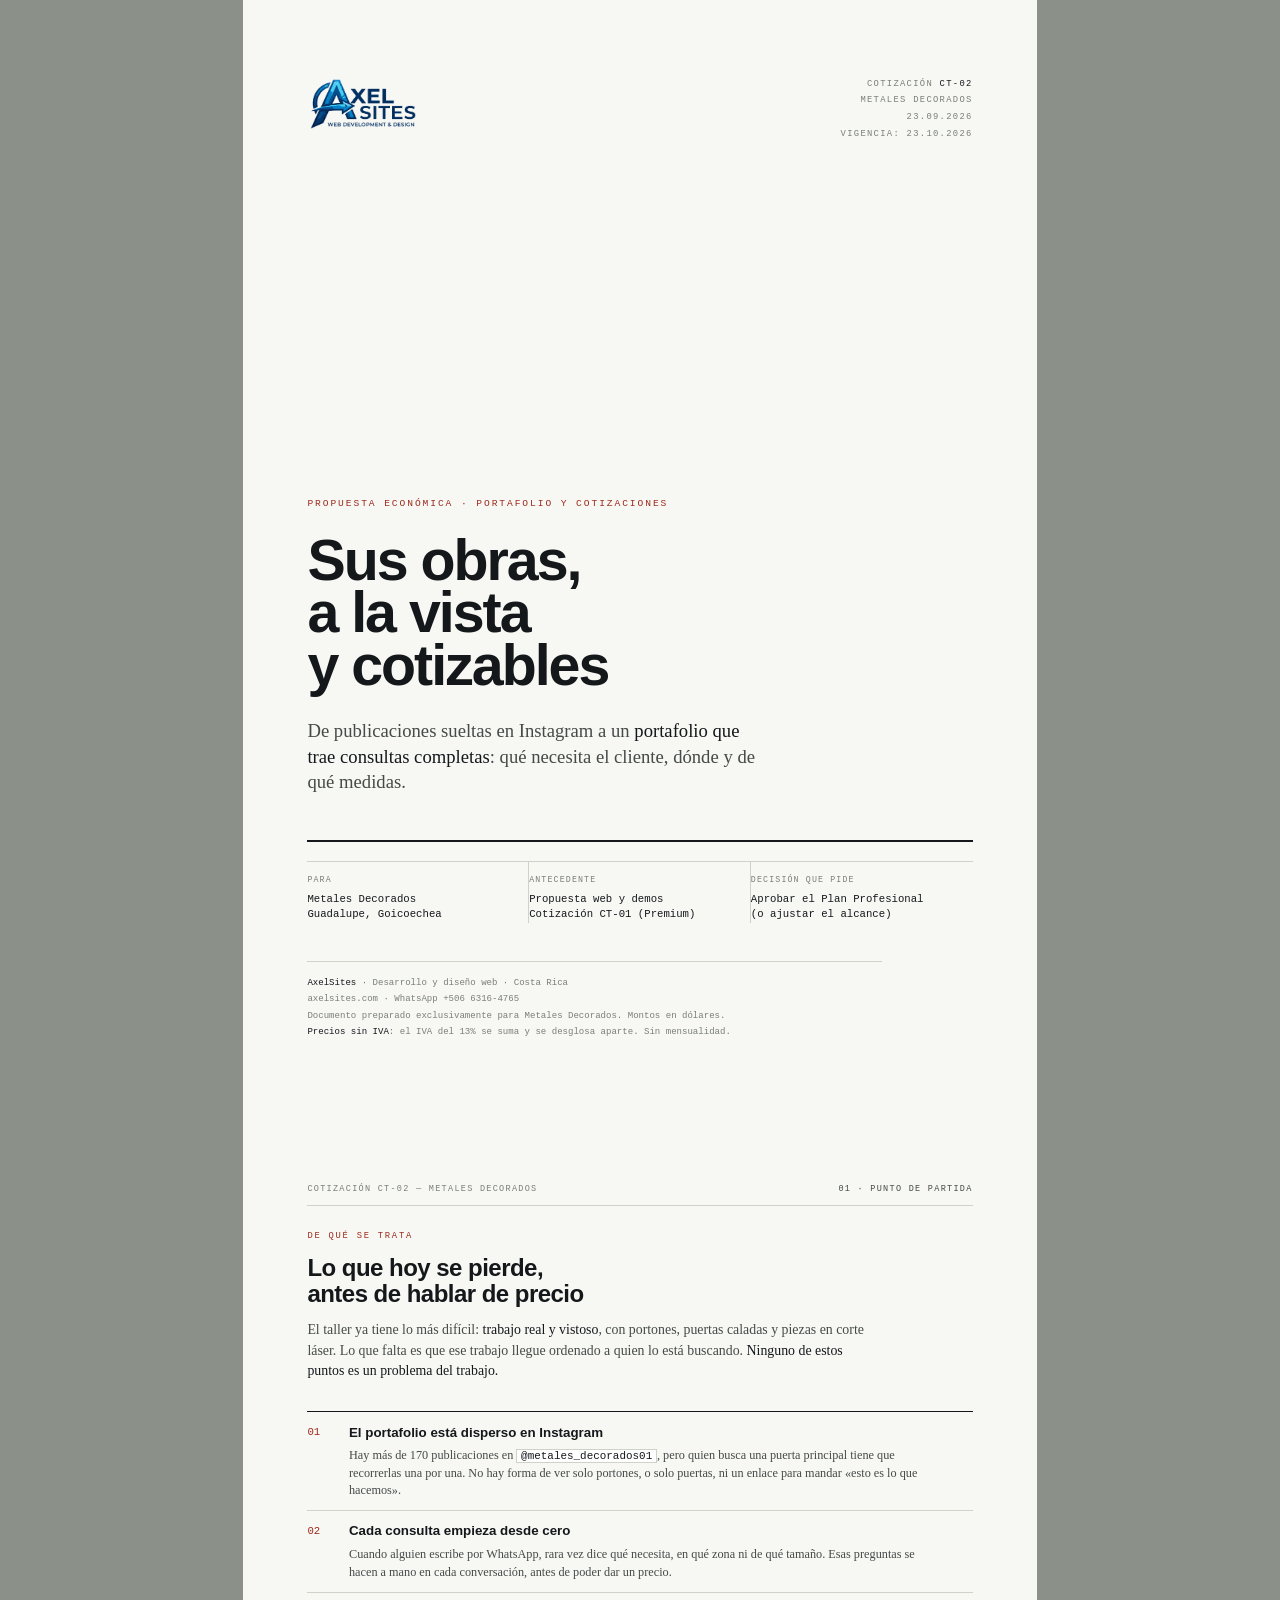
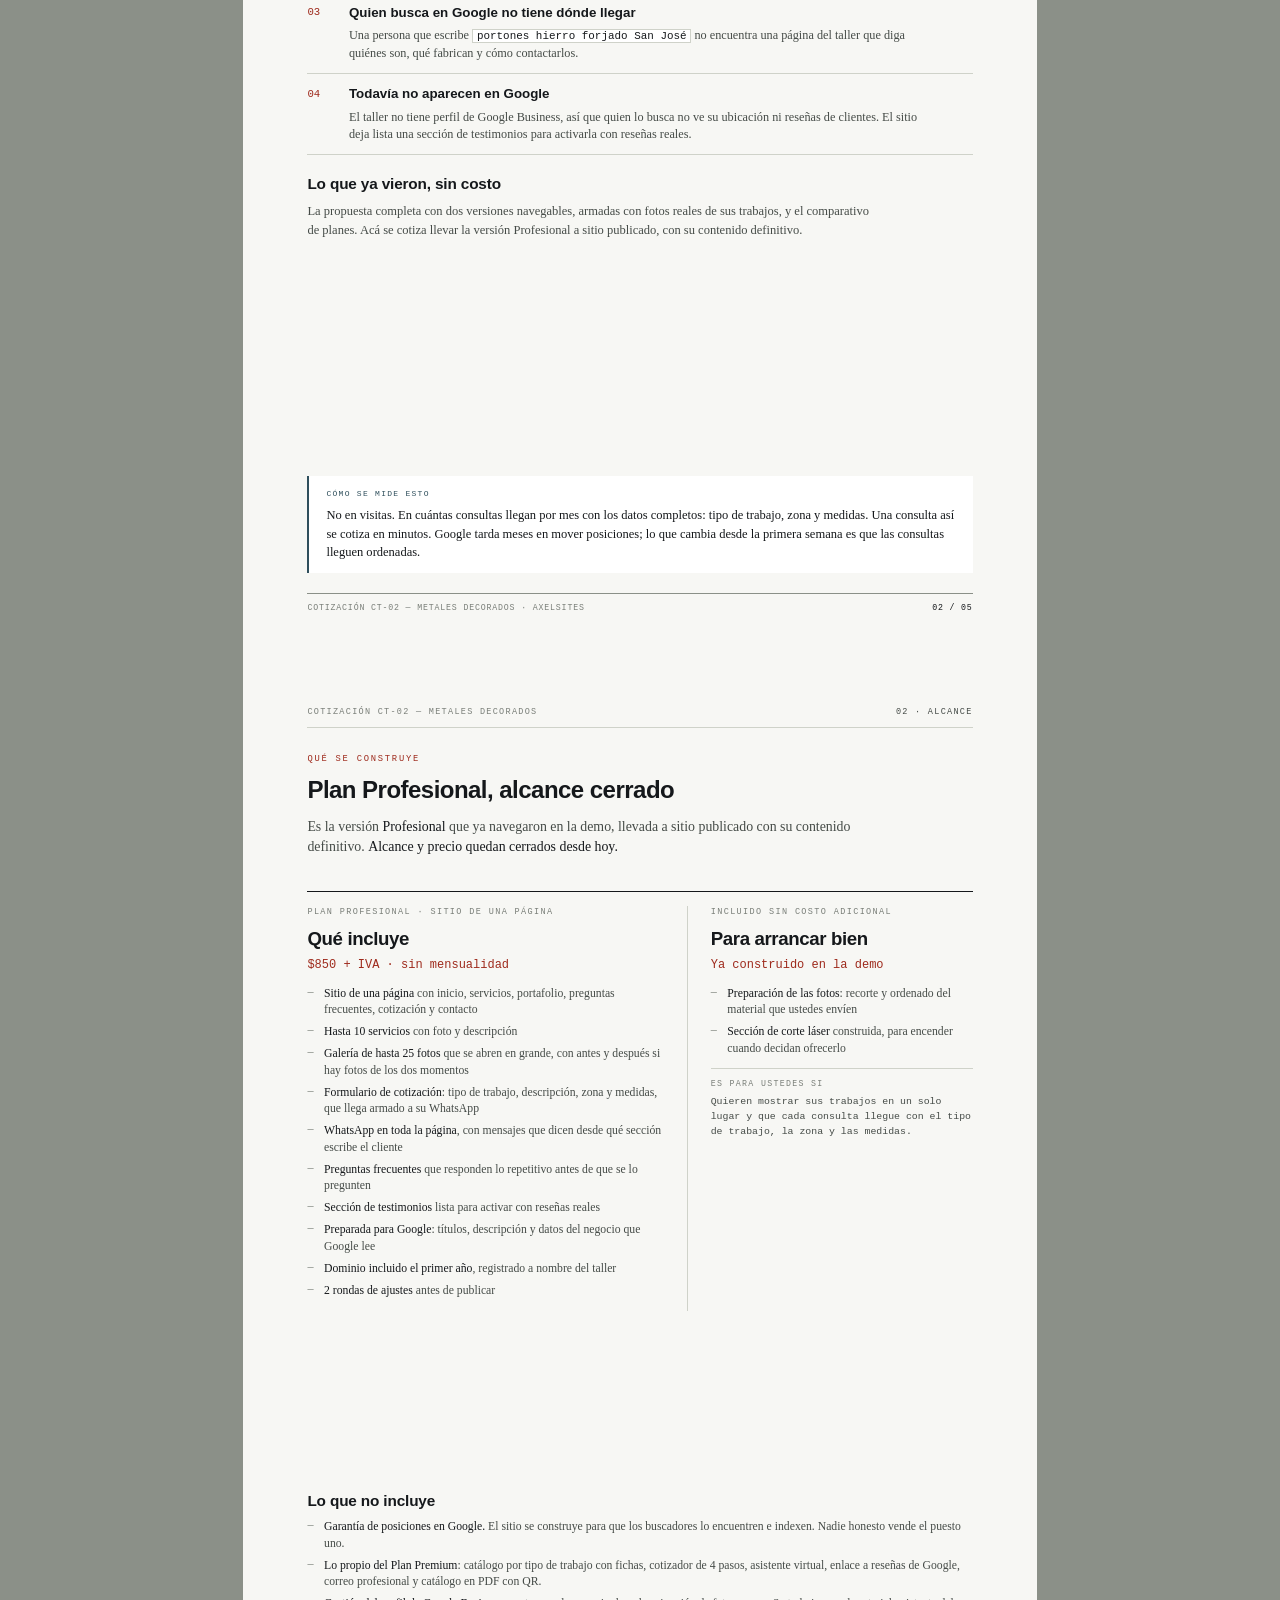
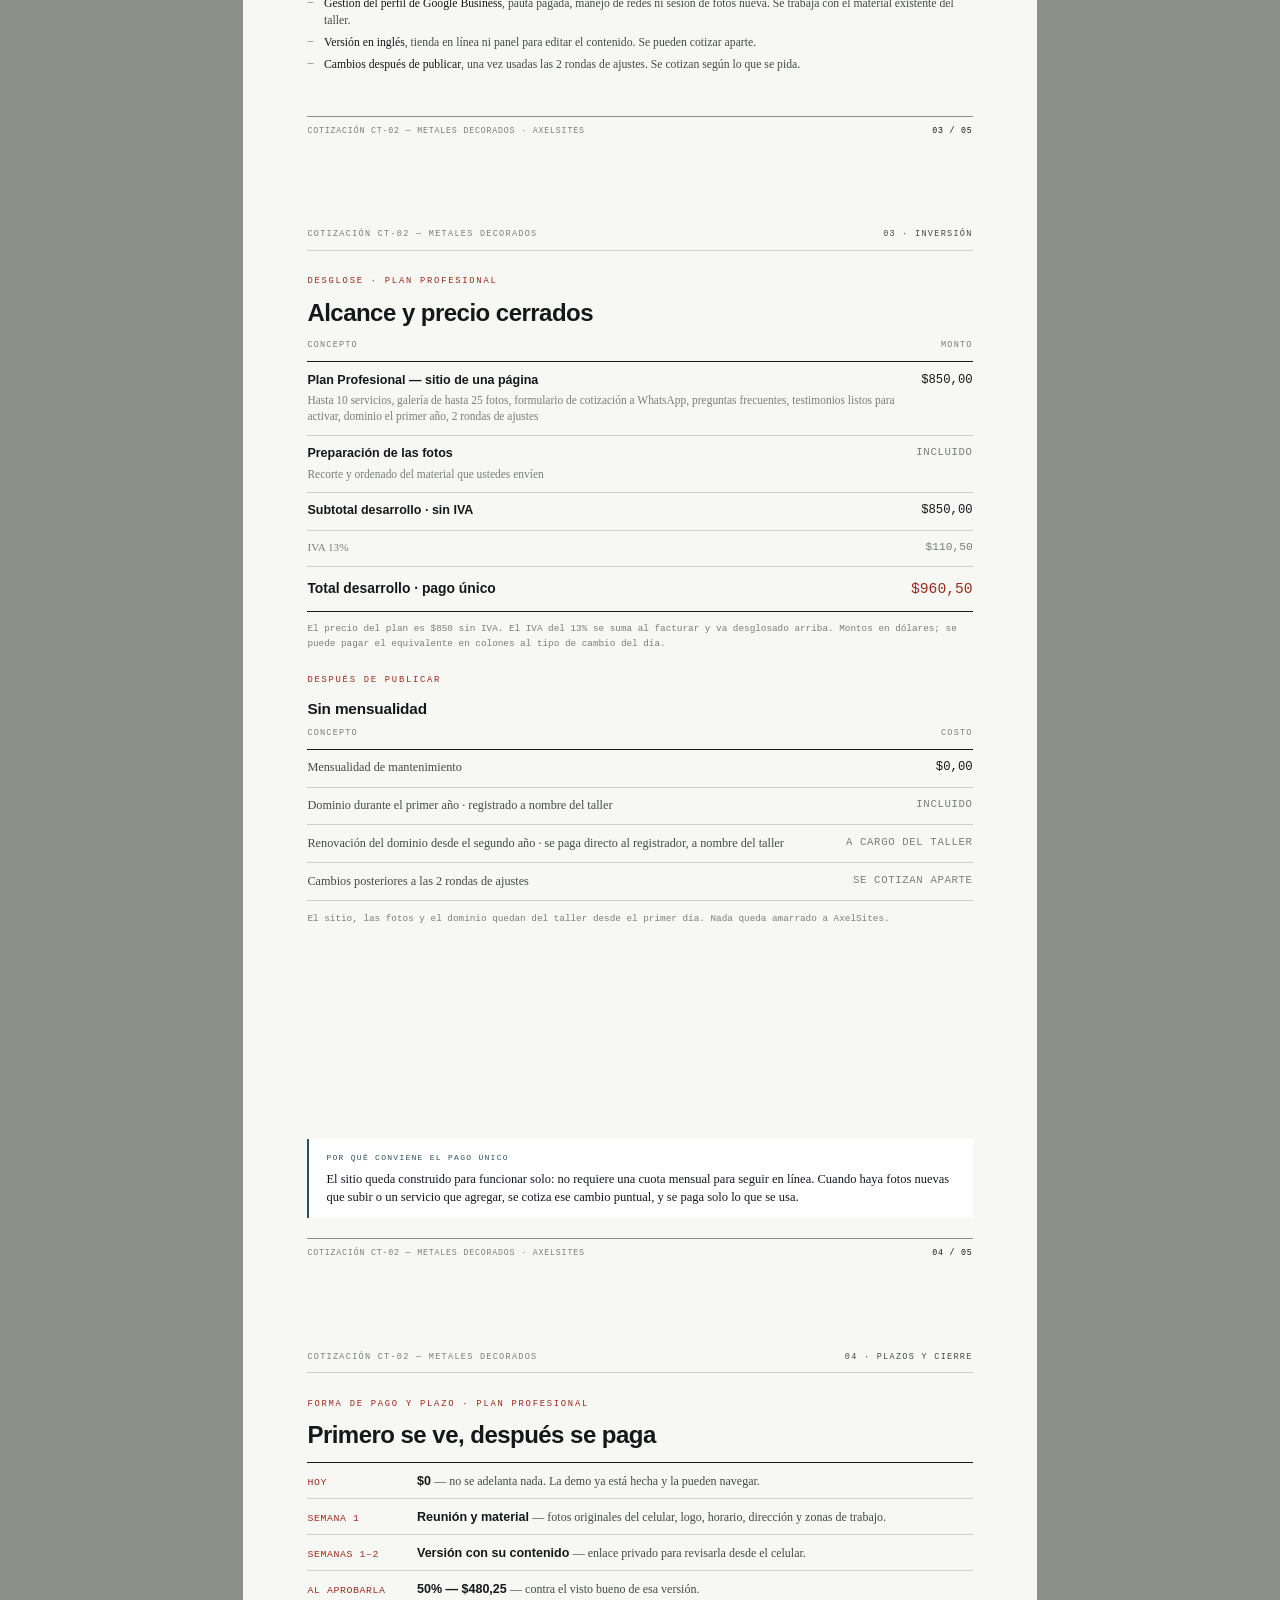
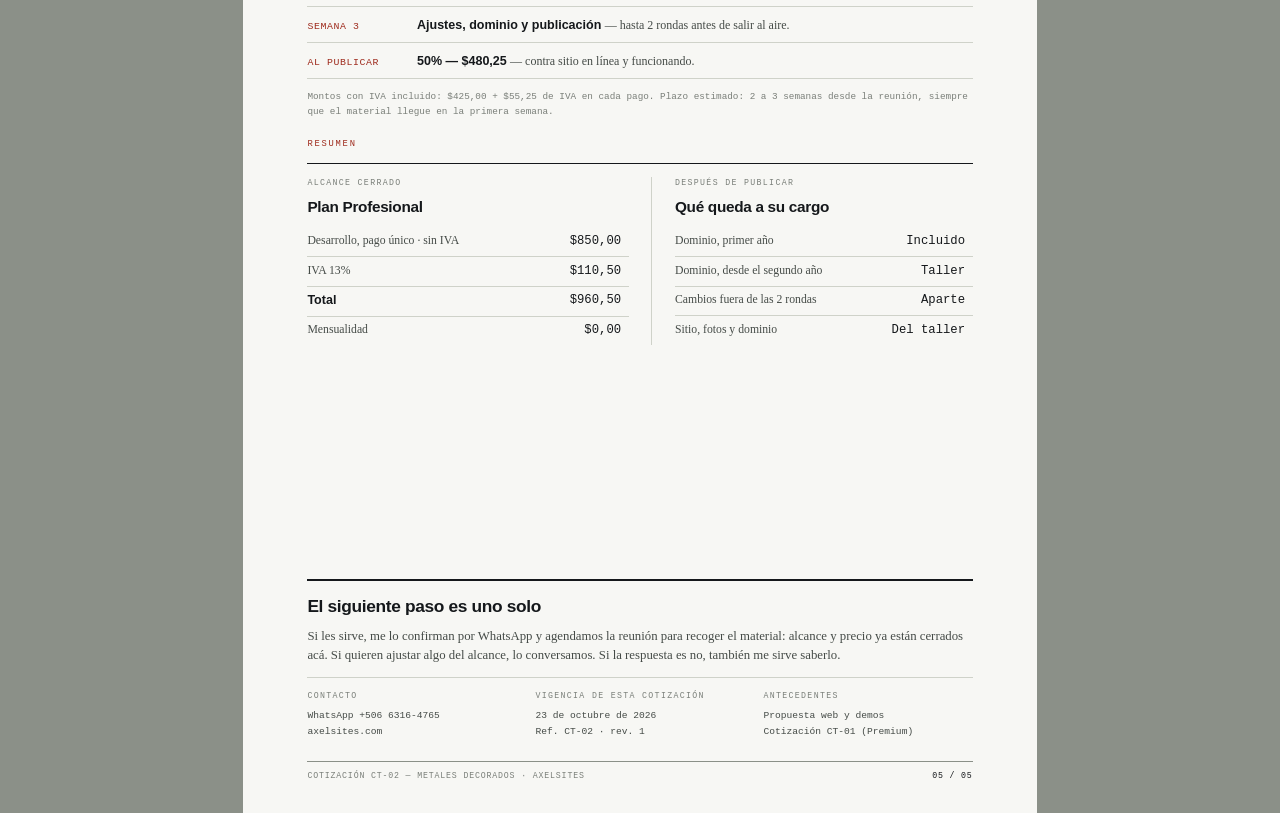
<file: cotizacion/cotizacion-metales-profesional.html>
<!doctype html>
<html lang="es">
<head>
<meta charset="utf-8">
<title>Cotización CT-02 · Metales Decorados · Plan Profesional</title>
<link rel="stylesheet" href="fonts-embedded.css">
<style>
@page{ size:A4; margin:0 }
:root{
  --paper:#F7F7F4; --ink:#15181B; --ink-2:#454B47; --muted:#7A7F79;
  --line:#CFD2C9; --line-hard:#8B9088;
  --red:#9E2A1C; --red-wash:#EDE2DF;
  --slate:#2F4F5C; --slate-wash:#DCE7EB;
  --teak:#79521F; --teak-wash:#EBE4D6;
  --f-d:"Archivo","Helvetica Neue",Arial,sans-serif;
  --f-b:"Newsreader",Georgia,serif;
  --f-m:"IBM Plex Mono",Consolas,monospace;
}
*{box-sizing:border-box; -webkit-print-color-adjust:exact; print-color-adjust:exact}
html,body{margin:0;padding:0;background:#8B9088}
body{font-family:var(--f-b); color:var(--ink); font-size:10pt; line-height:1.5}
.page{position:relative; width:210mm; height:297mm; background:var(--paper);
  overflow:hidden; page-break-after:always; break-after:page; margin:0 auto;
  padding:16mm 17mm 19mm; display:flex; flex-direction:column}
.page:last-child{page-break-after:auto; break-after:auto}
.tbstrip{position:absolute; left:17mm; right:17mm; bottom:8mm; border-top:.5pt solid var(--line-hard);
  padding-top:2.2mm; display:flex; justify-content:space-between; font-family:var(--f-m);
  font-size:6.2pt; letter-spacing:.1em; text-transform:uppercase; color:var(--muted)}
.tbstrip .pg{color:var(--ink); font-weight:500}
.rh{display:flex; justify-content:space-between; border-bottom:.5pt solid var(--line);
  padding-bottom:2.4mm; margin-bottom:6.5mm; font-family:var(--f-m); font-size:6.4pt;
  letter-spacing:.15em; text-transform:uppercase; color:var(--muted)}
.rh b{font-weight:500; color:var(--ink-2)}

/* ---------- portada ---------- */
.cover{justify-content:space-between; padding:20mm 17mm 19mm}
.cv-top{display:flex; justify-content:space-between; align-items:flex-start}
.cv-logo{height:15mm; width:auto; display:block}
.cv-ref{font-family:var(--f-m); font-size:6.6pt; letter-spacing:.15em; text-transform:uppercase;
  color:var(--muted); text-align:right; line-height:1.9}
.cv-ref b{color:var(--ink); font-weight:500}
.cv-mid{margin-top:auto}
.cv-eyebrow{font-family:var(--f-m); font-size:7.2pt; letter-spacing:.2em; text-transform:uppercase;
  color:var(--red); margin:0 0 6mm}
.cv-title{font-family:var(--f-d); font-weight:800; font-size:43pt; line-height:.92;
  letter-spacing:-.035em; margin:0 0 7mm}
.cv-sub{font-size:14pt; line-height:1.36; font-weight:300; color:var(--ink-2); max-width:120mm; margin:0 0 12mm}
.cv-sub em{font-style:normal; color:var(--ink); font-weight:400}
.cv-rule{height:1.6pt; background:var(--ink); margin-bottom:5mm}
.cv-grid{display:grid; grid-template-columns:repeat(3,1fr); border-top:.5pt solid var(--line)}
.cv-grid div{padding:3.2mm 4mm 0 0; border-right:.5pt solid var(--line)}
.cv-grid div:last-child{border-right:0; padding-right:0}
.cv-grid dt{font-family:var(--f-m); font-size:6.2pt; letter-spacing:.14em; text-transform:uppercase; color:var(--muted); margin:0 0 1.5mm}
.cv-grid dd{margin:0; font-family:var(--f-m); font-size:8pt; line-height:1.45}
.cv-foot{margin-top:10mm; padding-top:3.5mm; border-top:.5pt solid var(--line);
  font-family:var(--f-m); font-size:6.8pt; color:var(--muted); line-height:1.8}
.cv-foot b{color:var(--ink); font-weight:500}

/* ---------- tipografía ---------- */
h2{font-family:var(--f-d); font-weight:800; font-size:18pt; line-height:1.08;
  letter-spacing:-.022em; margin:0 0 3.6mm; text-wrap:balance}
h3{font-family:var(--f-d); font-weight:600; font-size:11.5pt; line-height:1.25; margin:0 0 2.4mm; letter-spacing:-.01em}
.eyebrow{font-family:var(--f-m); font-size:6.6pt; letter-spacing:.2em; text-transform:uppercase; color:var(--red); margin:0 0 3mm}
p{margin:0 0 2.8mm; max-width:152mm}
.lead{font-size:10.4pt; color:var(--ink-2); line-height:1.48}
.lead strong{color:var(--ink); font-weight:500}
strong{font-weight:500}
.sec{margin-bottom:6mm}
.tight .sec{margin-bottom:5mm}
.tight .find > div{padding:2.7mm 0}
.sec:last-child{margin-bottom:0}

/* ---------- hallazgos ---------- */
.find{border-top:1pt solid var(--ink)}
.find > div{display:grid; grid-template-columns:7mm 1fr; gap:0 4mm; padding:3mm 0; border-bottom:.5pt solid var(--line)}
.find .n{font-family:var(--f-m); font-size:8pt; color:var(--red); padding-top:.4mm}
.find b{font-family:var(--f-d); font-weight:600; font-size:10pt; display:block; margin-bottom:1.2mm}
.find p{font-size:9.2pt; line-height:1.44; color:var(--ink-2); margin:0}
.find code{font-family:var(--f-m); font-size:8.2pt; color:var(--ink); background:#FFF; border:.5pt solid var(--line); padding:0 1mm}

/* ---------- caja de nota ---------- */
.note{border-left:2pt solid var(--slate); background:#FFF; padding:3.2mm 4.5mm; margin:0}
.note .tag,.warn .tag{display:block; font-family:var(--f-m); font-size:6pt; letter-spacing:.16em;
  text-transform:uppercase; color:var(--slate); margin-bottom:1.6mm}
.note p{font-size:9.4pt; line-height:1.46; margin:0; max-width:none}
.warn{border-left:2pt solid var(--red); background:var(--red-wash); padding:3mm 4.5mm}
.warn .tag{color:var(--red)}

/* ---------- alcance (una columna ancha + lateral) ---------- */
.paths{display:grid; grid-template-columns:1.25fr 1fr; gap:0 6mm; border-top:1pt solid var(--ink); padding-top:3.6mm}
.path{position:relative}
.path+.path{padding-left:6mm; border-left:.5pt solid var(--line)}
.path-k{font-family:var(--f-m); font-size:6.4pt; letter-spacing:.16em; text-transform:uppercase; color:var(--muted); margin:0 0 1.6mm}
.path-n{font-family:var(--f-d); font-weight:800; font-size:14pt; letter-spacing:-.02em; margin:0 0 1mm}
.path-p{font-family:var(--f-m); font-size:9pt; color:var(--red); margin:0 0 3mm}
.path-d{font-size:9pt; line-height:1.42; color:var(--ink-2); margin:0 0 3mm}
ul.tick{margin:0 0 3mm; padding:0; list-style:none; font-size:8.8pt; line-height:1.4; color:var(--ink-2)}
ul.tick li{position:relative; padding-left:4.4mm; margin-bottom:1.5mm}
ul.tick li:last-child{margin-bottom:0}
ul.tick li::before{content:"—"; position:absolute; left:0; color:var(--line-hard); font-family:var(--f-m); font-size:7.6pt}
ul.tick b{color:var(--ink); font-weight:500}
.path-for{border-top:.5pt solid var(--line); padding-top:2.4mm; font-family:var(--f-m); font-size:7.4pt; line-height:1.5; color:var(--ink-2)}
.path-for b{display:block; font-size:6.2pt; letter-spacing:.16em; text-transform:uppercase; color:var(--muted); margin-bottom:1.2mm; font-weight:500}

/* ---------- tablas ---------- */
table{width:100%; border-collapse:collapse; font-size:9.2pt; margin:0}
th{font-family:var(--f-m); font-size:6.4pt; letter-spacing:.14em; text-transform:uppercase;
  color:var(--muted); text-align:left; font-weight:500; padding:0 3mm 2.4mm 0; border-bottom:1pt solid var(--ink)}
th.r,td.r{text-align:right; padding-right:0}
td{padding:2.5mm 3mm 2.7mm 0; border-bottom:.5pt solid var(--line); vertical-align:top; line-height:1.4; color:var(--ink-2)}
td.it{font-family:var(--f-d); font-weight:600; font-size:9.4pt; color:var(--ink)}
td.num{font-family:var(--f-m); font-size:9.2pt; color:var(--ink); white-space:nowrap}
td.inc{font-family:var(--f-m); font-size:8pt; color:var(--muted); white-space:nowrap; letter-spacing:.06em; text-transform:uppercase}
td .sm{display:block; font-family:var(--f-b); font-weight:400; font-size:8.6pt; color:var(--muted); margin-top:.8mm; letter-spacing:0; text-transform:none}
tr.tot td{border-bottom:1pt solid var(--ink); border-top:.5pt solid var(--ink-2); padding-top:3mm; padding-bottom:3mm}
tr.tot td.it{font-family:var(--f-d); font-weight:800; font-size:10.4pt}
tr.tot td.num{font-family:var(--f-m); font-size:11pt; font-weight:500; color:var(--red)}
tr.sub td{color:var(--muted); font-size:8.4pt}
tr.sub td.num{color:var(--muted); font-size:8.4pt}
.tnote{font-family:var(--f-m); font-size:7pt; color:var(--muted); line-height:1.62; margin:2.6mm 0 0; max-width:none}

/* ---------- pasos ---------- */
.steps{border-top:1pt solid var(--ink)}
.steps > div{display:grid; grid-template-columns:24mm 1fr; gap:0 5mm; padding:2mm 0; border-bottom:.5pt solid var(--line); align-items:baseline}
.steps .w{font-family:var(--f-m); font-size:7.4pt; letter-spacing:.06em; text-transform:uppercase; color:var(--red)}
.steps b{font-family:var(--f-d); font-weight:600; font-size:9.4pt}
.steps span{font-size:9pt; color:var(--ink-2)}

/* ---------- resumen final ---------- */
.sum{display:grid; grid-template-columns:1fr 1fr; gap:0 6mm; border-top:1pt solid var(--ink); padding-top:3.6mm}
.sum .col+.col{padding-left:6mm; border-left:.5pt solid var(--line)}
.sum .k{font-family:var(--f-m); font-size:6.2pt; letter-spacing:.16em; text-transform:uppercase; color:var(--muted); margin:0 0 1.6mm}
.sum .n{font-family:var(--f-d); font-weight:800; font-size:11.5pt; letter-spacing:-.02em; margin:0 0 2.4mm}
.sum table{font-size:8.8pt}
.sum td{padding:1.4mm 2mm 1.6mm 0}
.sum tr:last-child td{border-bottom:0}

/* ---------- cierre ---------- */
.close{margin-top:auto; border-top:1.6pt solid var(--ink); padding-top:4mm}
.close h3{font-size:13pt; font-weight:800; letter-spacing:-.02em; margin-bottom:2.4mm}
.close p{font-size:9.6pt; color:var(--ink-2); margin-bottom:3mm; max-width:none}
.close .sign{display:grid; grid-template-columns:1fr 1fr 1fr; gap:0 5mm; border-top:.5pt solid var(--line); padding-top:3mm;
  font-family:var(--f-m); font-size:7.2pt; line-height:1.7; color:var(--ink-2)}
.close .sign b{display:block; font-size:6.2pt; letter-spacing:.16em; text-transform:uppercase; color:var(--muted); margin-bottom:1.4mm; font-weight:500}
</style>
</head>
<body>

<!-- ============ 1 · PORTADA ============ -->
<section class="page cover">
  <div class="cv-top">
    <img class="cv-logo" src="logo-axelsites.png" alt="AxelSites">
    <div class="cv-ref">
      Cotización <b>CT-02</b><br>
      Metales Decorados<br>
      23.09.2026<br>
      Vigencia: 23.10.2026
    </div>
  </div>

  <div class="cv-mid">
    <p class="cv-eyebrow">Propuesta económica · Portafolio y cotizaciones</p>
    <h1 class="cv-title">Sus obras,<br>a la vista<br>y cotizables</h1>
    <p class="cv-sub">De publicaciones sueltas en Instagram a un <em>portafolio que trae consultas completas</em>: qué necesita el cliente, dónde y de qué medidas.</p>
    <div class="cv-rule"></div>
    <dl class="cv-grid">
      <div><dt>Para</dt><dd>Metales Decorados<br>Guadalupe, Goicoechea</dd></div>
      <div><dt>Antecedente</dt><dd>Propuesta web y demos<br>Cotización CT-01 (Premium)</dd></div>
      <div><dt>Decisión que pide</dt><dd>Aprobar el Plan Profesional<br>(o ajustar el alcance)</dd></div>
    </dl>
    <p class="cv-foot">
      <b>AxelSites</b> · Desarrollo y diseño web · Costa Rica<br>
      axelsites.com · WhatsApp +506 6316-4765<br>
      Documento preparado exclusivamente para Metales Decorados. Montos en dólares.<br><b>Precios sin IVA</b>: el IVA del 13% se suma y se desglosa aparte. Sin mensualidad.
    </p>
  </div>
</section>

<!-- ============ 2 · PUNTO DE PARTIDA ============ -->
<section class="page tight">
  <div class="rh"><span>Cotización CT-02 — Metales Decorados</span><b>01 · Punto de partida</b></div>

  <div class="sec">
    <p class="eyebrow">De qué se trata</p>
    <h2>Lo que hoy se pierde,<br>antes de hablar de precio</h2>
    <p class="lead">El taller ya tiene lo más difícil: <strong>trabajo real y vistoso</strong>, con portones, puertas caladas y piezas en corte láser. Lo que falta es que ese trabajo llegue ordenado a quien lo está buscando. <strong>Ninguno de estos puntos es un problema del trabajo.</strong></p>
  </div>

  <div class="sec find">
    <div>
      <span class="n">01</span>
      <div>
        <b>El portafolio está disperso en Instagram</b>
        <p>Hay más de 170 publicaciones en <code>@metales_decorados01</code>, pero quien busca una puerta principal tiene que recorrerlas una por una. No hay forma de ver solo portones, o solo puertas, ni un enlace para mandar «esto es lo que hacemos».</p>
      </div>
    </div>
    <div>
      <span class="n">02</span>
      <div>
        <b>Cada consulta empieza desde cero</b>
        <p>Cuando alguien escribe por WhatsApp, rara vez dice qué necesita, en qué zona ni de qué tamaño. Esas preguntas se hacen a mano en cada conversación, antes de poder dar un precio.</p>
      </div>
    </div>
    <div>
      <span class="n">03</span>
      <div>
        <b>Quien busca en Google no tiene dónde llegar</b>
        <p>Una persona que escribe <code>portones hierro forjado San José</code> no encuentra una página del taller que diga quiénes son, qué fabrican y cómo contactarlos.</p>
      </div>
    </div>
    <div>
      <span class="n">04</span>
      <div>
        <b>Todavía no aparecen en Google</b>
        <p>El taller no tiene perfil de Google Business, así que quien lo busca no ve su ubicación ni reseñas de clientes. El sitio deja lista una sección de testimonios para activarla con reseñas reales.</p>
      </div>
    </div>
  </div>

  <div class="sec">
    <h3>Lo que ya vieron, sin costo</h3>
    <p style="font-size:9.4pt; color:var(--ink-2)">La propuesta completa con dos versiones navegables, armadas con <strong>fotos reales de sus trabajos</strong>, y el comparativo de planes. Acá se cotiza llevar la versión <strong>Profesional</strong> a sitio publicado, con su contenido definitivo.</p>
    <!-- Enlace a la demo: se agrega cuando este la URL nueva de Netlify (…/profesional) -->
  </div>

  <div class="note" style="margin-top:auto">
    <span class="tag">Cómo se mide esto</span>
    <p>No en visitas. En <strong>cuántas consultas llegan por mes con los datos completos</strong>: tipo de trabajo, zona y medidas. Una consulta así se cotiza en minutos. Google tarda meses en mover posiciones; lo que cambia desde la primera semana es que las consultas lleguen ordenadas.</p>
  </div>

  <div class="tbstrip"><span>Cotización CT-02 — Metales Decorados · AxelSites</span><span class="pg">02 / 05</span></div>
</section>

<!-- ============ 3 · ALCANCE ============ -->
<section class="page">
  <div class="rh"><span>Cotización CT-02 — Metales Decorados</span><b>02 · Alcance</b></div>

  <div class="sec">
    <p class="eyebrow">Qué se construye</p>
    <h2>Plan Profesional, alcance cerrado</h2>
    <p class="lead">Es la versión <strong>Profesional</strong> que ya navegaron en la demo, llevada a sitio publicado con su contenido definitivo. <strong>Alcance y precio quedan cerrados desde hoy.</strong></p>
  </div>

  <div class="sec paths">
    <div class="path">
      <p class="path-k">Plan Profesional · sitio de una página</p>
      <p class="path-n">Qué incluye</p>
      <p class="path-p">$850 + IVA · sin mensualidad</p>
      <ul class="tick">
        <li><b>Sitio de una página</b> con inicio, servicios, portafolio, preguntas frecuentes, cotización y contacto</li>
        <li><b>Hasta 10 servicios</b> con foto y descripción</li>
        <li><b>Galería de hasta 25 fotos</b> que se abren en grande, con antes y después si hay fotos de los dos momentos</li>
        <li><b>Formulario de cotización</b>: tipo de trabajo, descripción, zona y medidas, que llega armado a su WhatsApp</li>
        <li><b>WhatsApp en toda la página</b>, con mensajes que dicen desde qué sección escribe el cliente</li>
        <li><b>Preguntas frecuentes</b> que responden lo repetitivo antes de que se lo pregunten</li>
        <li><b>Sección de testimonios</b> lista para activar con reseñas reales</li>
        <li><b>Preparada para Google</b>: títulos, descripción y datos del negocio que Google lee</li>
        <li><b>Dominio incluido el primer año</b>, registrado a nombre del taller</li>
        <li><b>2 rondas de ajustes</b> antes de publicar</li>
      </ul>
    </div>

    <div class="path">
      <p class="path-k">Incluido sin costo adicional</p>
      <p class="path-n">Para arrancar bien</p>
      <p class="path-p">Ya construido en la demo</p>
      <ul class="tick">
        <li><b>Preparación de las fotos</b>: recorte y ordenado del material que ustedes envíen</li>
        <li><b>Sección de corte láser</b> construida, para encender cuando decidan ofrecerlo</li>
      </ul>
      <p class="path-for"><b>Es para ustedes si</b>Quieren mostrar sus trabajos en un solo lugar y que cada consulta llegue con el tipo de trabajo, la zona y las medidas.</p>
    </div>
  </div>

  <div class="sec" style="margin-top:auto">
    <h3>Lo que no incluye</h3>
    <ul class="tick" style="margin-bottom:0">
      <li><b>Garantía de posiciones en Google.</b> El sitio se construye para que los buscadores lo encuentren e indexen. Nadie honesto vende el puesto uno.</li>
      <li><b>Lo propio del Plan Premium</b>: catálogo por tipo de trabajo con fichas, cotizador de 4 pasos, asistente virtual, enlace a reseñas de Google, correo profesional y catálogo en PDF con QR.</li>
      <li><b>Gestión del perfil de Google Business</b>, pauta pagada, manejo de redes ni sesión de fotos nueva. Se trabaja con el material existente del taller.</li>
      <li><b>Versión en inglés</b>, tienda en línea ni panel para editar el contenido. Se pueden cotizar aparte.</li>
      <li><b>Cambios después de publicar</b>, una vez usadas las 2 rondas de ajustes. Se cotizan según lo que se pida.</li>
    </ul>
  </div>

  <div class="tbstrip"><span>Cotización CT-02 — Metales Decorados · AxelSites</span><span class="pg">03 / 05</span></div>
</section>

<!-- ============ 4 · INVERSIÓN ============ -->
<section class="page">
  <div class="rh"><span>Cotización CT-02 — Metales Decorados</span><b>03 · Inversión</b></div>

  <div class="sec">
    <p class="eyebrow">Desglose · Plan Profesional</p>
    <h2>Alcance y precio cerrados</h2>
    <table>
      <tr><th>Concepto</th><th class="r">Monto</th></tr>
      <tr><td class="it">Plan Profesional — sitio de una página<span class="sm">Hasta 10 servicios, galería de hasta 25 fotos, formulario de cotización a WhatsApp, preguntas frecuentes, testimonios listos para activar, dominio el primer año, 2 rondas de ajustes</span></td><td class="num r">$850,00</td></tr>
      <tr><td class="it">Preparación de las fotos<span class="sm">Recorte y ordenado del material que ustedes envíen</span></td><td class="inc r">Incluido</td></tr>
      <tr><td class="it">Subtotal desarrollo · sin IVA</td><td class="num r">$850,00</td></tr>
      <tr class="sub"><td>IVA 13%</td><td class="num r">$110,50</td></tr>
      <tr class="tot"><td class="it">Total desarrollo · pago único</td><td class="num r">$960,50</td></tr>
    </table>
    <p class="tnote">El precio del plan es $850 sin IVA. El IVA del 13% se suma al facturar y va desglosado arriba. Montos en dólares; se puede pagar el equivalente en colones al tipo de cambio del día.</p>
  </div>

  <div class="sec">
    <p class="eyebrow">Después de publicar</p>
    <h3>Sin mensualidad</h3>
    <table>
      <tr><th>Concepto</th><th class="r">Costo</th></tr>
      <tr><td>Mensualidad de mantenimiento</td><td class="num r">$0,00</td></tr>
      <tr><td>Dominio durante el primer año · registrado a nombre del taller</td><td class="inc r">Incluido</td></tr>
      <tr><td>Renovación del dominio desde el segundo año · se paga directo al registrador, a nombre del taller</td><td class="inc r">A cargo del taller</td></tr>
      <tr><td>Cambios posteriores a las 2 rondas de ajustes</td><td class="inc r">Se cotizan aparte</td></tr>
    </table>
    <p class="tnote">El sitio, las fotos y el dominio quedan del taller desde el primer día. Nada queda amarrado a AxelSites.</p>
  </div>

  <div class="note" style="margin-top:auto">
    <span class="tag">Por qué conviene el pago único</span>
    <p>El sitio queda construido para funcionar solo: no requiere una cuota mensual para seguir en línea. Cuando haya fotos nuevas que subir o un servicio que agregar, se cotiza ese cambio puntual, y se paga solo lo que se usa.</p>
  </div>

  <div class="tbstrip"><span>Cotización CT-02 — Metales Decorados · AxelSites</span><span class="pg">04 / 05</span></div>
</section>

<!-- ============ 5 · PLAZOS Y CIERRE ============ -->
<section class="page tight">
  <div class="rh"><span>Cotización CT-02 — Metales Decorados</span><b>04 · Plazos y cierre</b></div>

  <div class="sec">
    <p class="eyebrow">Forma de pago y plazo · Plan Profesional</p>
    <h2>Primero se ve, después se paga</h2>
    <div class="steps">
      <div><span class="w">Hoy</span><div><b>$0</b> <span>— no se adelanta nada. La demo ya está hecha y la pueden navegar.</span></div></div>
      <div><span class="w">Semana 1</span><div><b>Reunión y material</b> <span>— fotos originales del celular, logo, horario, dirección y zonas de trabajo.</span></div></div>
      <div><span class="w">Semanas 1–2</span><div><b>Versión con su contenido</b> <span>— enlace privado para revisarla desde el celular.</span></div></div>
      <div><span class="w">Al aprobarla</span><div><b>50% — $480,25</b> <span>— contra el visto bueno de esa versión.</span></div></div>
      <div><span class="w">Semana 3</span><div><b>Ajustes, dominio y publicación</b> <span>— hasta 2 rondas antes de salir al aire.</span></div></div>
      <div><span class="w">Al publicar</span><div><b>50% — $480,25</b> <span>— contra sitio en línea y funcionando.</span></div></div>
    </div>
    <p class="tnote">Montos con IVA incluido: $425,00 + $55,25 de IVA en cada pago. Plazo estimado: 2 a 3 semanas desde la reunión, siempre que el material llegue en la primera semana.</p>
  </div>

  <div class="sec">
    <p class="eyebrow">Resumen</p>
    <div class="sum">
      <div class="col">
        <p class="k">Alcance cerrado</p>
        <p class="n">Plan Profesional</p>
        <table>
          <tr><td>Desarrollo, pago único · sin IVA</td><td class="num r">$850,00</td></tr>
          <tr><td>IVA 13%</td><td class="num r">$110,50</td></tr>
          <tr><td class="it">Total</td><td class="num r">$960,50</td></tr>
          <tr><td>Mensualidad</td><td class="num r">$0,00</td></tr>
        </table>
      </div>
      <div class="col">
        <p class="k">Después de publicar</p>
        <p class="n">Qué queda a su cargo</p>
        <table>
          <tr><td>Dominio, primer año</td><td class="num r">Incluido</td></tr>
          <tr><td>Dominio, desde el segundo año</td><td class="num r">Taller</td></tr>
          <tr><td>Cambios fuera de las 2 rondas</td><td class="num r">Aparte</td></tr>
          <tr><td>Sitio, fotos y dominio</td><td class="num r">Del taller</td></tr>
        </table>
      </div>
    </div>
  </div>

  <div class="close">
    <h3>El siguiente paso es uno solo</h3>
    <p>Si les sirve, me lo confirman por WhatsApp y agendamos la reunión para recoger el material: alcance y precio ya están cerrados acá. Si quieren ajustar algo del alcance, lo conversamos. Si la respuesta es no, también me sirve saberlo.</p>
    <div class="sign">
      <div><b>Contacto</b>WhatsApp +506 6316-4765<br>axelsites.com</div>
      <div><b>Vigencia de esta cotización</b>23 de octubre de 2026<br>Ref. CT-02 · rev. 1</div>
      <div><b>Antecedentes</b>Propuesta web y demos<br>Cotización CT-01 (Premium)</div>
    </div>
  </div>

  <div class="tbstrip"><span>Cotización CT-02 — Metales Decorados · AxelSites</span><span class="pg">05 / 05</span></div>
</section>

</body>
</html>
</file>
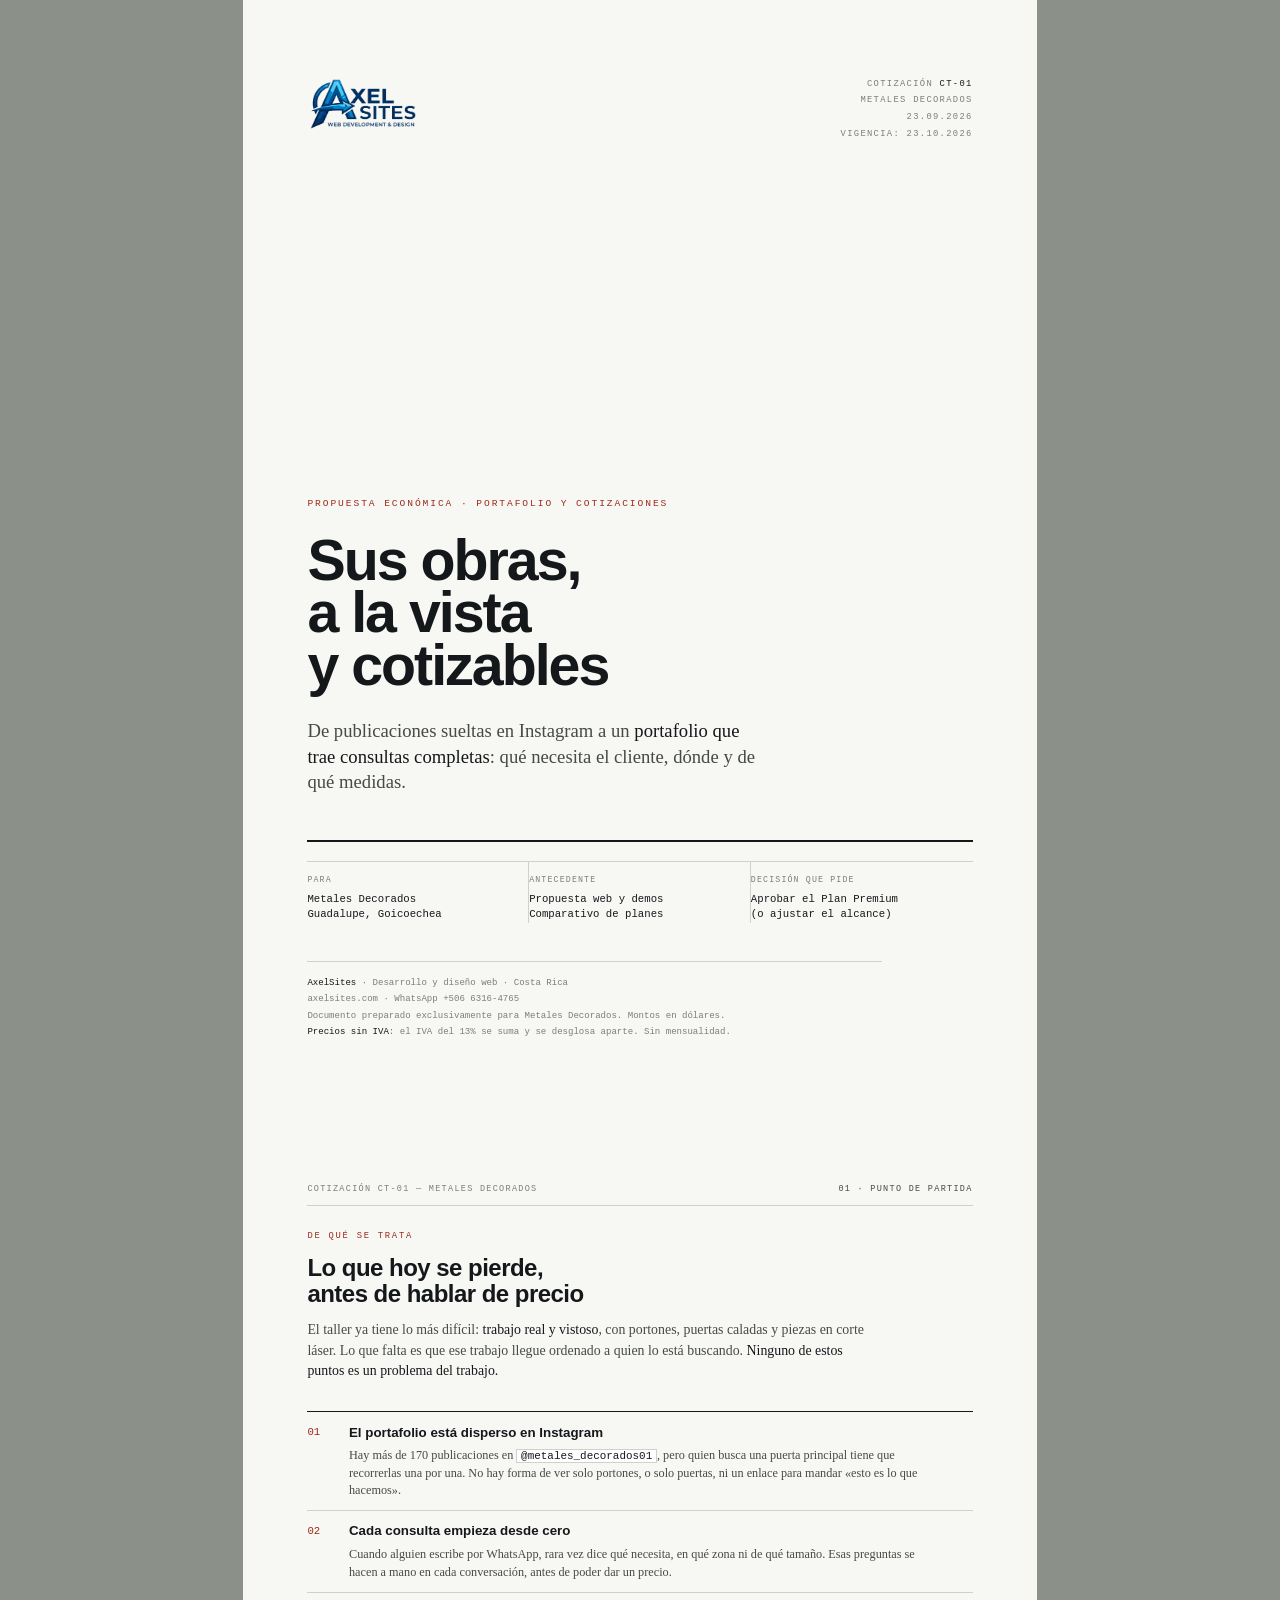
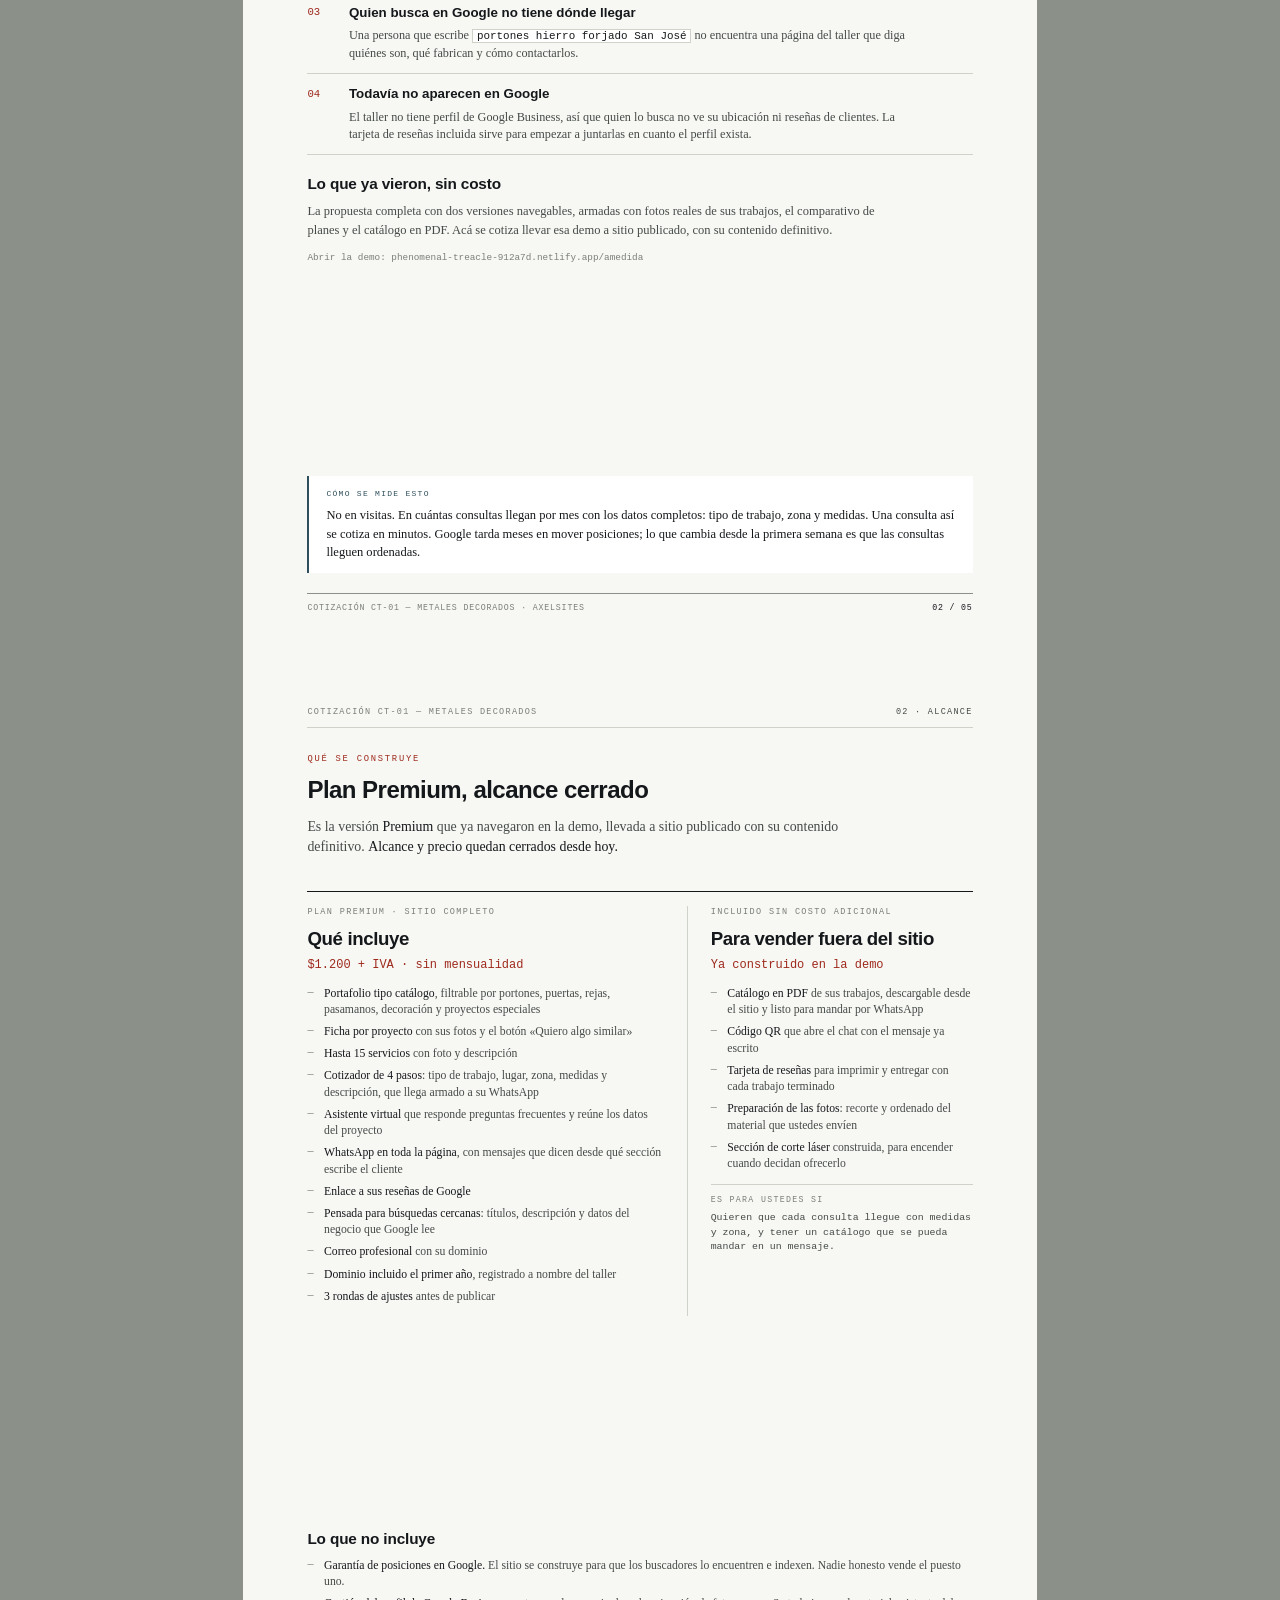
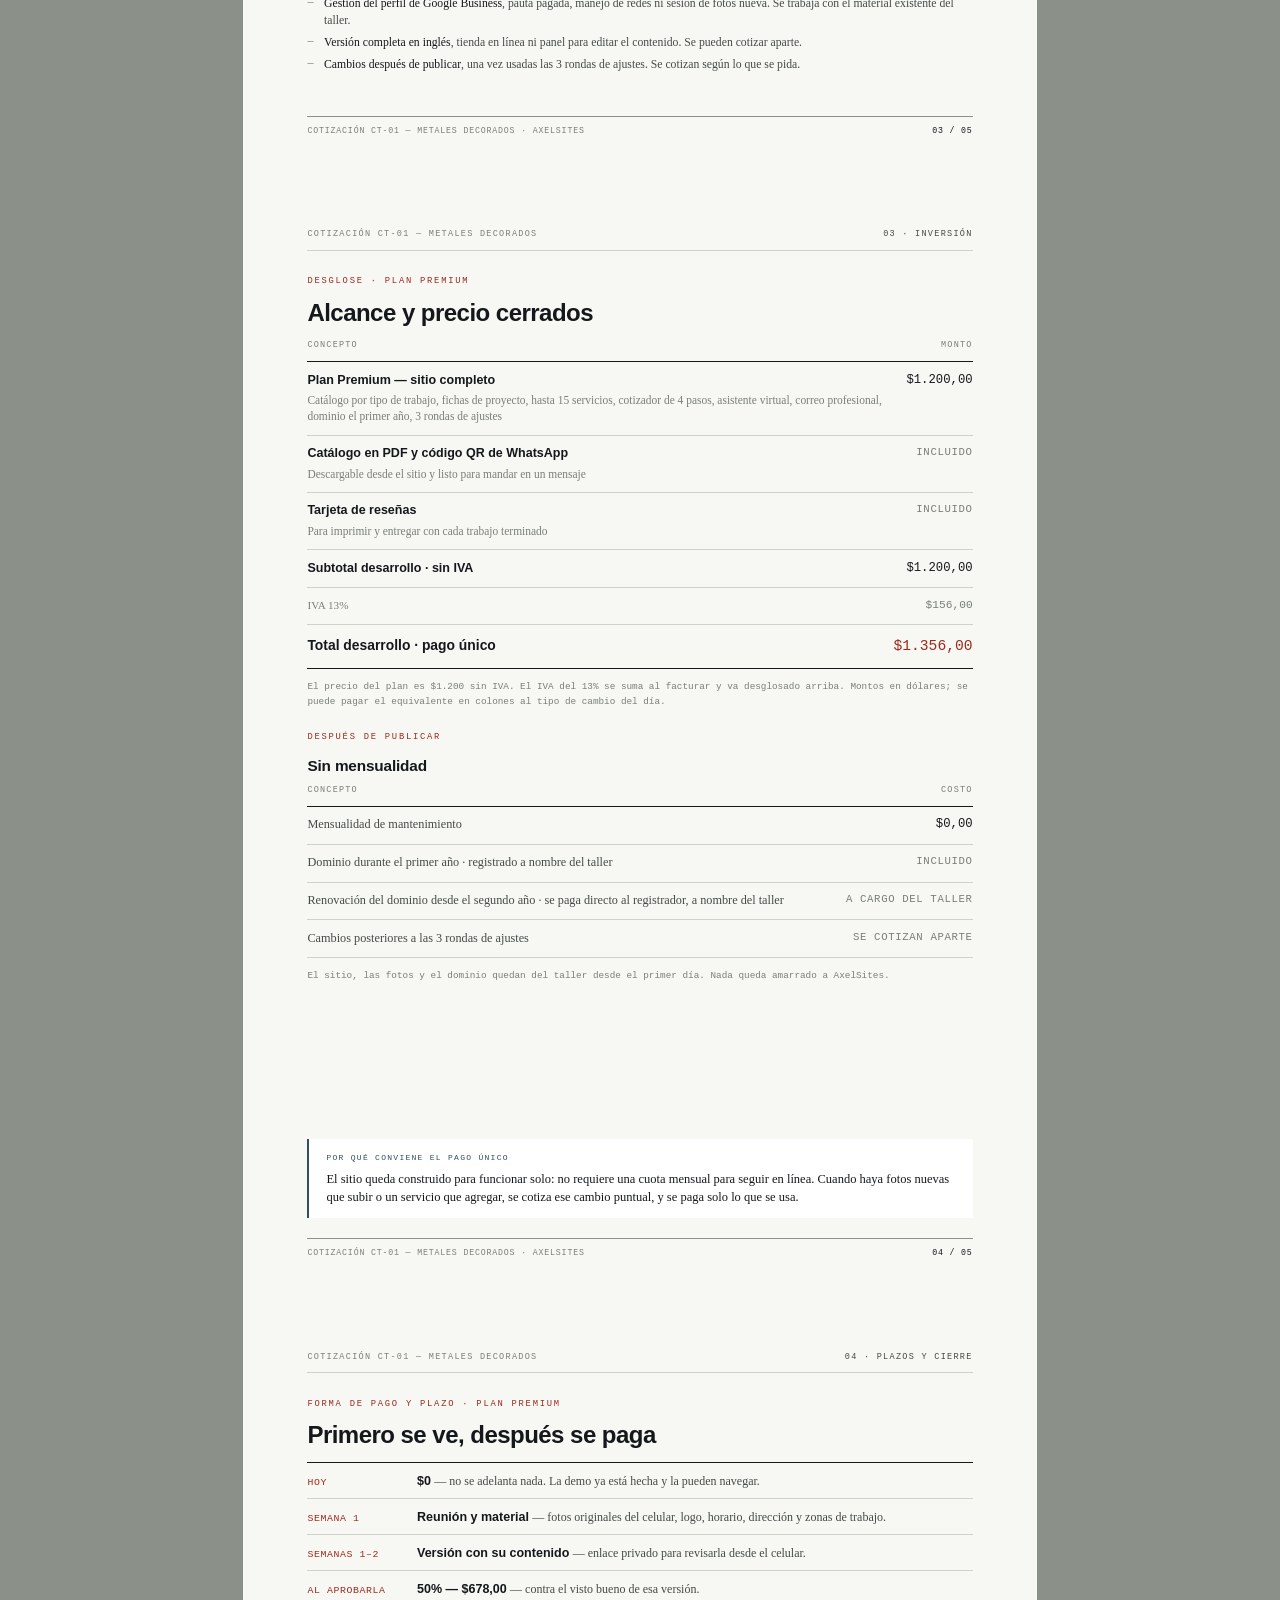
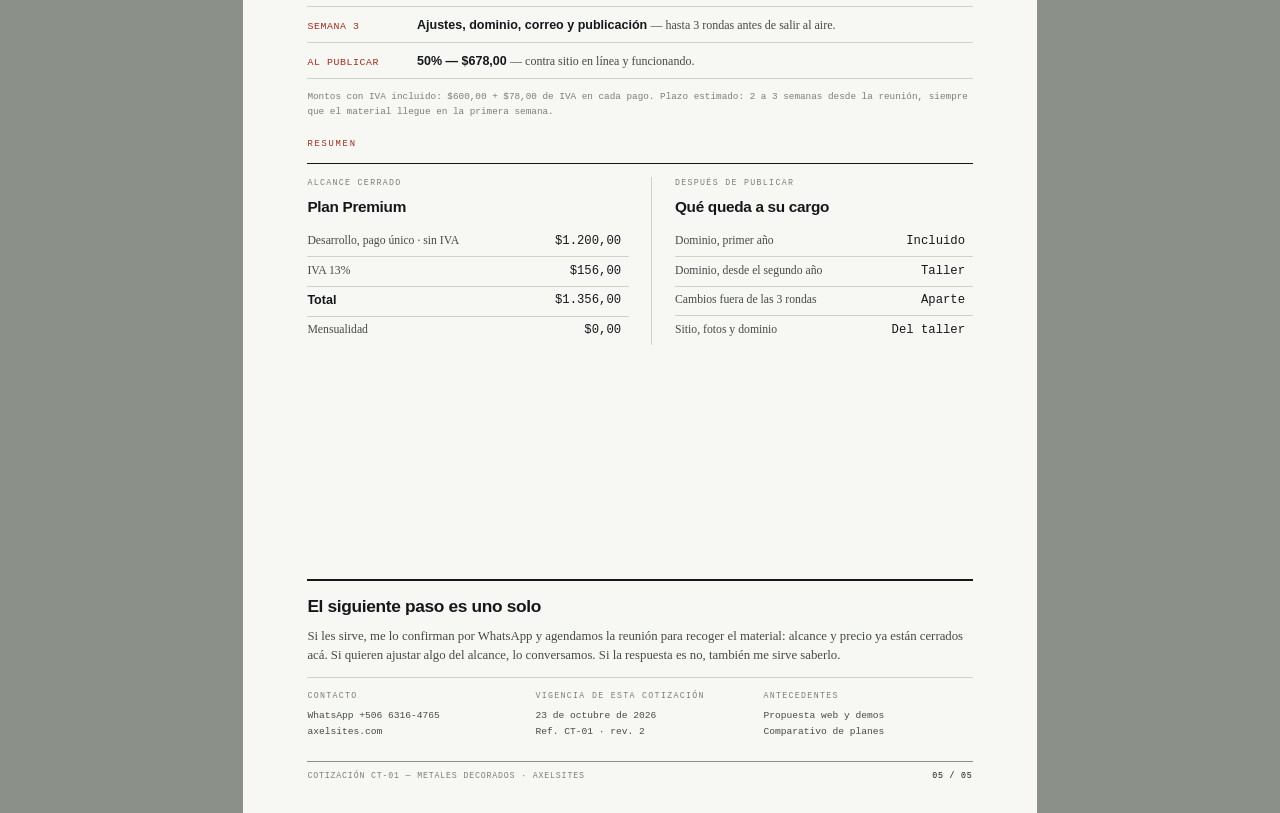
<file: cotizacion/cotizacion-metales.html>
<!doctype html>
<html lang="es">
<head>
<meta charset="utf-8">
<title>Cotización CT-01 · Metales Decorados</title>
<link rel="stylesheet" href="fonts-embedded.css">
<style>
@page{ size:A4; margin:0 }
:root{
  --paper:#F7F7F4; --ink:#15181B; --ink-2:#454B47; --muted:#7A7F79;
  --line:#CFD2C9; --line-hard:#8B9088;
  --red:#9E2A1C; --red-wash:#EDE2DF;
  --slate:#2F4F5C; --slate-wash:#DCE7EB;
  --teak:#79521F; --teak-wash:#EBE4D6;
  --f-d:"Archivo","Helvetica Neue",Arial,sans-serif;
  --f-b:"Newsreader",Georgia,serif;
  --f-m:"IBM Plex Mono",Consolas,monospace;
}
*{box-sizing:border-box; -webkit-print-color-adjust:exact; print-color-adjust:exact}
html,body{margin:0;padding:0;background:#8B9088}
body{font-family:var(--f-b); color:var(--ink); font-size:10pt; line-height:1.5}
.page{position:relative; width:210mm; height:297mm; background:var(--paper);
  overflow:hidden; page-break-after:always; break-after:page; margin:0 auto;
  padding:16mm 17mm 19mm; display:flex; flex-direction:column}
.page:last-child{page-break-after:auto; break-after:auto}
.tbstrip{position:absolute; left:17mm; right:17mm; bottom:8mm; border-top:.5pt solid var(--line-hard);
  padding-top:2.2mm; display:flex; justify-content:space-between; font-family:var(--f-m);
  font-size:6.2pt; letter-spacing:.1em; text-transform:uppercase; color:var(--muted)}
.tbstrip .pg{color:var(--ink); font-weight:500}
.rh{display:flex; justify-content:space-between; border-bottom:.5pt solid var(--line);
  padding-bottom:2.4mm; margin-bottom:6.5mm; font-family:var(--f-m); font-size:6.4pt;
  letter-spacing:.15em; text-transform:uppercase; color:var(--muted)}
.rh b{font-weight:500; color:var(--ink-2)}

/* ---------- portada ---------- */
.cover{justify-content:space-between; padding:20mm 17mm 19mm}
.cv-top{display:flex; justify-content:space-between; align-items:flex-start}
.cv-logo{height:15mm; width:auto; display:block}
.cv-ref{font-family:var(--f-m); font-size:6.6pt; letter-spacing:.15em; text-transform:uppercase;
  color:var(--muted); text-align:right; line-height:1.9}
.cv-ref b{color:var(--ink); font-weight:500}
.cv-mid{margin-top:auto}
.cv-eyebrow{font-family:var(--f-m); font-size:7.2pt; letter-spacing:.2em; text-transform:uppercase;
  color:var(--red); margin:0 0 6mm}
.cv-title{font-family:var(--f-d); font-weight:800; font-size:43pt; line-height:.92;
  letter-spacing:-.035em; margin:0 0 7mm}
.cv-sub{font-size:14pt; line-height:1.36; font-weight:300; color:var(--ink-2); max-width:120mm; margin:0 0 12mm}
.cv-sub em{font-style:normal; color:var(--ink); font-weight:400}
.cv-rule{height:1.6pt; background:var(--ink); margin-bottom:5mm}
.cv-grid{display:grid; grid-template-columns:repeat(3,1fr); border-top:.5pt solid var(--line)}
.cv-grid div{padding:3.2mm 4mm 0 0; border-right:.5pt solid var(--line)}
.cv-grid div:last-child{border-right:0; padding-right:0}
.cv-grid dt{font-family:var(--f-m); font-size:6.2pt; letter-spacing:.14em; text-transform:uppercase; color:var(--muted); margin:0 0 1.5mm}
.cv-grid dd{margin:0; font-family:var(--f-m); font-size:8pt; line-height:1.45}
.cv-foot{margin-top:10mm; padding-top:3.5mm; border-top:.5pt solid var(--line);
  font-family:var(--f-m); font-size:6.8pt; color:var(--muted); line-height:1.8}
.cv-foot b{color:var(--ink); font-weight:500}

/* ---------- tipografía ---------- */
h2{font-family:var(--f-d); font-weight:800; font-size:18pt; line-height:1.08;
  letter-spacing:-.022em; margin:0 0 3.6mm; text-wrap:balance}
h3{font-family:var(--f-d); font-weight:600; font-size:11.5pt; line-height:1.25; margin:0 0 2.4mm; letter-spacing:-.01em}
.eyebrow{font-family:var(--f-m); font-size:6.6pt; letter-spacing:.2em; text-transform:uppercase; color:var(--red); margin:0 0 3mm}
p{margin:0 0 2.8mm; max-width:152mm}
.lead{font-size:10.4pt; color:var(--ink-2); line-height:1.48}
.lead strong{color:var(--ink); font-weight:500}
strong{font-weight:500}
.sec{margin-bottom:6mm}
.tight .sec{margin-bottom:5mm}
.tight .find > div{padding:2.7mm 0}
.sec:last-child{margin-bottom:0}

/* ---------- hallazgos ---------- */
.find{border-top:1pt solid var(--ink)}
.find > div{display:grid; grid-template-columns:7mm 1fr; gap:0 4mm; padding:3mm 0; border-bottom:.5pt solid var(--line)}
.find .n{font-family:var(--f-m); font-size:8pt; color:var(--red); padding-top:.4mm}
.find b{font-family:var(--f-d); font-weight:600; font-size:10pt; display:block; margin-bottom:1.2mm}
.find p{font-size:9.2pt; line-height:1.44; color:var(--ink-2); margin:0}
.find code{font-family:var(--f-m); font-size:8.2pt; color:var(--ink); background:#FFF; border:.5pt solid var(--line); padding:0 1mm}

/* ---------- caja de nota ---------- */
.note{border-left:2pt solid var(--slate); background:#FFF; padding:3.2mm 4.5mm; margin:0}
.note .tag,.warn .tag{display:block; font-family:var(--f-m); font-size:6pt; letter-spacing:.16em;
  text-transform:uppercase; color:var(--slate); margin-bottom:1.6mm}
.note p{font-size:9.4pt; line-height:1.46; margin:0; max-width:none}
.warn{border-left:2pt solid var(--red); background:var(--red-wash); padding:3mm 4.5mm}
.warn .tag{color:var(--red)}

/* ---------- alcance (una columna ancha + lateral) ---------- */
.paths{display:grid; grid-template-columns:1.25fr 1fr; gap:0 6mm; border-top:1pt solid var(--ink); padding-top:3.6mm}
.path{position:relative}
.path+.path{padding-left:6mm; border-left:.5pt solid var(--line)}
.path-k{font-family:var(--f-m); font-size:6.4pt; letter-spacing:.16em; text-transform:uppercase; color:var(--muted); margin:0 0 1.6mm}
.path-n{font-family:var(--f-d); font-weight:800; font-size:14pt; letter-spacing:-.02em; margin:0 0 1mm}
.path-p{font-family:var(--f-m); font-size:9pt; color:var(--red); margin:0 0 3mm}
.path-d{font-size:9pt; line-height:1.42; color:var(--ink-2); margin:0 0 3mm}
ul.tick{margin:0 0 3mm; padding:0; list-style:none; font-size:8.8pt; line-height:1.4; color:var(--ink-2)}
ul.tick li{position:relative; padding-left:4.4mm; margin-bottom:1.5mm}
ul.tick li:last-child{margin-bottom:0}
ul.tick li::before{content:"—"; position:absolute; left:0; color:var(--line-hard); font-family:var(--f-m); font-size:7.6pt}
ul.tick b{color:var(--ink); font-weight:500}
.path-for{border-top:.5pt solid var(--line); padding-top:2.4mm; font-family:var(--f-m); font-size:7.4pt; line-height:1.5; color:var(--ink-2)}
.path-for b{display:block; font-size:6.2pt; letter-spacing:.16em; text-transform:uppercase; color:var(--muted); margin-bottom:1.2mm; font-weight:500}

/* ---------- tablas ---------- */
table{width:100%; border-collapse:collapse; font-size:9.2pt; margin:0}
th{font-family:var(--f-m); font-size:6.4pt; letter-spacing:.14em; text-transform:uppercase;
  color:var(--muted); text-align:left; font-weight:500; padding:0 3mm 2.4mm 0; border-bottom:1pt solid var(--ink)}
th.r,td.r{text-align:right; padding-right:0}
td{padding:2.5mm 3mm 2.7mm 0; border-bottom:.5pt solid var(--line); vertical-align:top; line-height:1.4; color:var(--ink-2)}
td.it{font-family:var(--f-d); font-weight:600; font-size:9.4pt; color:var(--ink)}
td.num{font-family:var(--f-m); font-size:9.2pt; color:var(--ink); white-space:nowrap}
td.inc{font-family:var(--f-m); font-size:8pt; color:var(--muted); white-space:nowrap; letter-spacing:.06em; text-transform:uppercase}
td .sm{display:block; font-family:var(--f-b); font-weight:400; font-size:8.6pt; color:var(--muted); margin-top:.8mm; letter-spacing:0; text-transform:none}
tr.tot td{border-bottom:1pt solid var(--ink); border-top:.5pt solid var(--ink-2); padding-top:3mm; padding-bottom:3mm}
tr.tot td.it{font-family:var(--f-d); font-weight:800; font-size:10.4pt}
tr.tot td.num{font-family:var(--f-m); font-size:11pt; font-weight:500; color:var(--red)}
tr.sub td{color:var(--muted); font-size:8.4pt}
tr.sub td.num{color:var(--muted); font-size:8.4pt}
.tnote{font-family:var(--f-m); font-size:7pt; color:var(--muted); line-height:1.62; margin:2.6mm 0 0; max-width:none}

/* ---------- pasos ---------- */
.steps{border-top:1pt solid var(--ink)}
.steps > div{display:grid; grid-template-columns:24mm 1fr; gap:0 5mm; padding:2mm 0; border-bottom:.5pt solid var(--line); align-items:baseline}
.steps .w{font-family:var(--f-m); font-size:7.4pt; letter-spacing:.06em; text-transform:uppercase; color:var(--red)}
.steps b{font-family:var(--f-d); font-weight:600; font-size:9.4pt}
.steps span{font-size:9pt; color:var(--ink-2)}

/* ---------- resumen final ---------- */
.sum{display:grid; grid-template-columns:1fr 1fr; gap:0 6mm; border-top:1pt solid var(--ink); padding-top:3.6mm}
.sum .col+.col{padding-left:6mm; border-left:.5pt solid var(--line)}
.sum .k{font-family:var(--f-m); font-size:6.2pt; letter-spacing:.16em; text-transform:uppercase; color:var(--muted); margin:0 0 1.6mm}
.sum .n{font-family:var(--f-d); font-weight:800; font-size:11.5pt; letter-spacing:-.02em; margin:0 0 2.4mm}
.sum table{font-size:8.8pt}
.sum td{padding:1.4mm 2mm 1.6mm 0}
.sum tr:last-child td{border-bottom:0}

/* ---------- cierre ---------- */
.close{margin-top:auto; border-top:1.6pt solid var(--ink); padding-top:4mm}
.close h3{font-size:13pt; font-weight:800; letter-spacing:-.02em; margin-bottom:2.4mm}
.close p{font-size:9.6pt; color:var(--ink-2); margin-bottom:3mm; max-width:none}
.close .sign{display:grid; grid-template-columns:1fr 1fr 1fr; gap:0 5mm; border-top:.5pt solid var(--line); padding-top:3mm;
  font-family:var(--f-m); font-size:7.2pt; line-height:1.7; color:var(--ink-2)}
.close .sign b{display:block; font-size:6.2pt; letter-spacing:.16em; text-transform:uppercase; color:var(--muted); margin-bottom:1.4mm; font-weight:500}
</style>
</head>
<body>

<!-- ============ 1 · PORTADA ============ -->
<section class="page cover">
  <div class="cv-top">
    <img class="cv-logo" src="logo-axelsites.png" alt="AxelSites">
    <div class="cv-ref">
      Cotización <b>CT-01</b><br>
      Metales Decorados<br>
      23.09.2026<br>
      Vigencia: 23.10.2026
    </div>
  </div>

  <div class="cv-mid">
    <p class="cv-eyebrow">Propuesta económica · Portafolio y cotizaciones</p>
    <h1 class="cv-title">Sus obras,<br>a la vista<br>y cotizables</h1>
    <p class="cv-sub">De publicaciones sueltas en Instagram a un <em>portafolio que trae consultas completas</em>: qué necesita el cliente, dónde y de qué medidas.</p>
    <div class="cv-rule"></div>
    <dl class="cv-grid">
      <div><dt>Para</dt><dd>Metales Decorados<br>Guadalupe, Goicoechea</dd></div>
      <div><dt>Antecedente</dt><dd>Propuesta web y demos<br>Comparativo de planes</dd></div>
      <div><dt>Decisión que pide</dt><dd>Aprobar el Plan Premium<br>(o ajustar el alcance)</dd></div>
    </dl>
    <p class="cv-foot">
      <b>AxelSites</b> · Desarrollo y diseño web · Costa Rica<br>
      axelsites.com · WhatsApp +506 6316-4765<br>
      Documento preparado exclusivamente para Metales Decorados. Montos en dólares.<br><b>Precios sin IVA</b>: el IVA del 13% se suma y se desglosa aparte. Sin mensualidad.
    </p>
  </div>
</section>

<!-- ============ 2 · PUNTO DE PARTIDA ============ -->
<section class="page tight">
  <div class="rh"><span>Cotización CT-01 — Metales Decorados</span><b>01 · Punto de partida</b></div>

  <div class="sec">
    <p class="eyebrow">De qué se trata</p>
    <h2>Lo que hoy se pierde,<br>antes de hablar de precio</h2>
    <p class="lead">El taller ya tiene lo más difícil: <strong>trabajo real y vistoso</strong>, con portones, puertas caladas y piezas en corte láser. Lo que falta es que ese trabajo llegue ordenado a quien lo está buscando. <strong>Ninguno de estos puntos es un problema del trabajo.</strong></p>
  </div>

  <div class="sec find">
    <div>
      <span class="n">01</span>
      <div>
        <b>El portafolio está disperso en Instagram</b>
        <p>Hay más de 170 publicaciones en <code>@metales_decorados01</code>, pero quien busca una puerta principal tiene que recorrerlas una por una. No hay forma de ver solo portones, o solo puertas, ni un enlace para mandar «esto es lo que hacemos».</p>
      </div>
    </div>
    <div>
      <span class="n">02</span>
      <div>
        <b>Cada consulta empieza desde cero</b>
        <p>Cuando alguien escribe por WhatsApp, rara vez dice qué necesita, en qué zona ni de qué tamaño. Esas preguntas se hacen a mano en cada conversación, antes de poder dar un precio.</p>
      </div>
    </div>
    <div>
      <span class="n">03</span>
      <div>
        <b>Quien busca en Google no tiene dónde llegar</b>
        <p>Una persona que escribe <code>portones hierro forjado San José</code> no encuentra una página del taller que diga quiénes son, qué fabrican y cómo contactarlos.</p>
      </div>
    </div>
    <div>
      <span class="n">04</span>
      <div>
        <b>Todavía no aparecen en Google</b>
        <p>El taller no tiene perfil de Google Business, así que quien lo busca no ve su ubicación ni reseñas de clientes. La tarjeta de reseñas incluida sirve para empezar a juntarlas en cuanto el perfil exista.</p>
      </div>
    </div>
  </div>

  <div class="sec">
    <h3>Lo que ya vieron, sin costo</h3>
    <p style="font-size:9.4pt; color:var(--ink-2)">La propuesta completa con dos versiones navegables, armadas con <strong>fotos reales de sus trabajos</strong>, el comparativo de planes y el catálogo en PDF. Acá se cotiza llevar esa demo a sitio publicado, con su contenido definitivo.</p>
    <p class="tnote">Abrir la demo: phenomenal-treacle-912a7d.netlify.app/amedida</p>
  </div>

  <div class="note" style="margin-top:auto">
    <span class="tag">Cómo se mide esto</span>
    <p>No en visitas. En <strong>cuántas consultas llegan por mes con los datos completos</strong>: tipo de trabajo, zona y medidas. Una consulta así se cotiza en minutos. Google tarda meses en mover posiciones; lo que cambia desde la primera semana es que las consultas lleguen ordenadas.</p>
  </div>

  <div class="tbstrip"><span>Cotización CT-01 — Metales Decorados · AxelSites</span><span class="pg">02 / 05</span></div>
</section>

<!-- ============ 3 · ALCANCE ============ -->
<section class="page">
  <div class="rh"><span>Cotización CT-01 — Metales Decorados</span><b>02 · Alcance</b></div>

  <div class="sec">
    <p class="eyebrow">Qué se construye</p>
    <h2>Plan Premium, alcance cerrado</h2>
    <p class="lead">Es la versión <strong>Premium</strong> que ya navegaron en la demo, llevada a sitio publicado con su contenido definitivo. <strong>Alcance y precio quedan cerrados desde hoy.</strong></p>
  </div>

  <div class="sec paths">
    <div class="path">
      <p class="path-k">Plan Premium · sitio completo</p>
      <p class="path-n">Qué incluye</p>
      <p class="path-p">$1.200 + IVA · sin mensualidad</p>
      <ul class="tick">
        <li><b>Portafolio tipo catálogo</b>, filtrable por portones, puertas, rejas, pasamanos, decoración y proyectos especiales</li>
        <li><b>Ficha por proyecto</b> con sus fotos y el botón «Quiero algo similar»</li>
        <li><b>Hasta 15 servicios</b> con foto y descripción</li>
        <li><b>Cotizador de 4 pasos</b>: tipo de trabajo, lugar, zona, medidas y descripción, que llega armado a su WhatsApp</li>
        <li><b>Asistente virtual</b> que responde preguntas frecuentes y reúne los datos del proyecto</li>
        <li><b>WhatsApp en toda la página</b>, con mensajes que dicen desde qué sección escribe el cliente</li>
        <li><b>Enlace a sus reseñas de Google</b></li>
        <li><b>Pensada para búsquedas cercanas</b>: títulos, descripción y datos del negocio que Google lee</li>
        <li><b>Correo profesional</b> con su dominio</li>
        <li><b>Dominio incluido el primer año</b>, registrado a nombre del taller</li>
        <li><b>3 rondas de ajustes</b> antes de publicar</li>
      </ul>
    </div>

    <div class="path">
      <p class="path-k">Incluido sin costo adicional</p>
      <p class="path-n">Para vender fuera del sitio</p>
      <p class="path-p">Ya construido en la demo</p>
      <ul class="tick">
        <li><b>Catálogo en PDF</b> de sus trabajos, descargable desde el sitio y listo para mandar por WhatsApp</li>
        <li><b>Código QR</b> que abre el chat con el mensaje ya escrito</li>
        <li><b>Tarjeta de reseñas</b> para imprimir y entregar con cada trabajo terminado</li>
        <li><b>Preparación de las fotos</b>: recorte y ordenado del material que ustedes envíen</li>
        <li><b>Sección de corte láser</b> construida, para encender cuando decidan ofrecerlo</li>
      </ul>
      <p class="path-for"><b>Es para ustedes si</b>Quieren que cada consulta llegue con medidas y zona, y tener un catálogo que se pueda mandar en un mensaje.</p>
    </div>
  </div>

  <div class="sec" style="margin-top:auto">
    <h3>Lo que no incluye</h3>
    <ul class="tick" style="margin-bottom:0">
      <li><b>Garantía de posiciones en Google.</b> El sitio se construye para que los buscadores lo encuentren e indexen. Nadie honesto vende el puesto uno.</li>
      <li><b>Gestión del perfil de Google Business</b>, pauta pagada, manejo de redes ni sesión de fotos nueva. Se trabaja con el material existente del taller.</li>
      <li><b>Versión completa en inglés</b>, tienda en línea ni panel para editar el contenido. Se pueden cotizar aparte.</li>
      <li><b>Cambios después de publicar</b>, una vez usadas las 3 rondas de ajustes. Se cotizan según lo que se pida.</li>
    </ul>
  </div>

  <div class="tbstrip"><span>Cotización CT-01 — Metales Decorados · AxelSites</span><span class="pg">03 / 05</span></div>
</section>

<!-- ============ 4 · INVERSIÓN ============ -->
<section class="page">
  <div class="rh"><span>Cotización CT-01 — Metales Decorados</span><b>03 · Inversión</b></div>

  <div class="sec">
    <p class="eyebrow">Desglose · Plan Premium</p>
    <h2>Alcance y precio cerrados</h2>
    <table>
      <tr><th>Concepto</th><th class="r">Monto</th></tr>
      <tr><td class="it">Plan Premium — sitio completo<span class="sm">Catálogo por tipo de trabajo, fichas de proyecto, hasta 15 servicios, cotizador de 4 pasos, asistente virtual, correo profesional, dominio el primer año, 3 rondas de ajustes</span></td><td class="num r">$1.200,00</td></tr>
      <tr><td class="it">Catálogo en PDF y código QR de WhatsApp<span class="sm">Descargable desde el sitio y listo para mandar en un mensaje</span></td><td class="inc r">Incluido</td></tr>
      <tr><td class="it">Tarjeta de reseñas<span class="sm">Para imprimir y entregar con cada trabajo terminado</span></td><td class="inc r">Incluido</td></tr>
      <tr><td class="it">Subtotal desarrollo · sin IVA</td><td class="num r">$1.200,00</td></tr>
      <tr class="sub"><td>IVA 13%</td><td class="num r">$156,00</td></tr>
      <tr class="tot"><td class="it">Total desarrollo · pago único</td><td class="num r">$1.356,00</td></tr>
    </table>
    <p class="tnote">El precio del plan es $1.200 sin IVA. El IVA del 13% se suma al facturar y va desglosado arriba. Montos en dólares; se puede pagar el equivalente en colones al tipo de cambio del día.</p>
  </div>

  <div class="sec">
    <p class="eyebrow">Después de publicar</p>
    <h3>Sin mensualidad</h3>
    <table>
      <tr><th>Concepto</th><th class="r">Costo</th></tr>
      <tr><td>Mensualidad de mantenimiento</td><td class="num r">$0,00</td></tr>
      <tr><td>Dominio durante el primer año · registrado a nombre del taller</td><td class="inc r">Incluido</td></tr>
      <tr><td>Renovación del dominio desde el segundo año · se paga directo al registrador, a nombre del taller</td><td class="inc r">A cargo del taller</td></tr>
      <tr><td>Cambios posteriores a las 3 rondas de ajustes</td><td class="inc r">Se cotizan aparte</td></tr>
    </table>
    <p class="tnote">El sitio, las fotos y el dominio quedan del taller desde el primer día. Nada queda amarrado a AxelSites.</p>
  </div>

  <div class="note" style="margin-top:auto">
    <span class="tag">Por qué conviene el pago único</span>
    <p>El sitio queda construido para funcionar solo: no requiere una cuota mensual para seguir en línea. Cuando haya fotos nuevas que subir o un servicio que agregar, se cotiza ese cambio puntual, y se paga solo lo que se usa.</p>
  </div>

  <div class="tbstrip"><span>Cotización CT-01 — Metales Decorados · AxelSites</span><span class="pg">04 / 05</span></div>
</section>

<!-- ============ 5 · PLAZOS Y CIERRE ============ -->
<section class="page tight">
  <div class="rh"><span>Cotización CT-01 — Metales Decorados</span><b>04 · Plazos y cierre</b></div>

  <div class="sec">
    <p class="eyebrow">Forma de pago y plazo · Plan Premium</p>
    <h2>Primero se ve, después se paga</h2>
    <div class="steps">
      <div><span class="w">Hoy</span><div><b>$0</b> <span>— no se adelanta nada. La demo ya está hecha y la pueden navegar.</span></div></div>
      <div><span class="w">Semana 1</span><div><b>Reunión y material</b> <span>— fotos originales del celular, logo, horario, dirección y zonas de trabajo.</span></div></div>
      <div><span class="w">Semanas 1–2</span><div><b>Versión con su contenido</b> <span>— enlace privado para revisarla desde el celular.</span></div></div>
      <div><span class="w">Al aprobarla</span><div><b>50% — $678,00</b> <span>— contra el visto bueno de esa versión.</span></div></div>
      <div><span class="w">Semana 3</span><div><b>Ajustes, dominio, correo y publicación</b> <span>— hasta 3 rondas antes de salir al aire.</span></div></div>
      <div><span class="w">Al publicar</span><div><b>50% — $678,00</b> <span>— contra sitio en línea y funcionando.</span></div></div>
    </div>
    <p class="tnote">Montos con IVA incluido: $600,00 + $78,00 de IVA en cada pago. Plazo estimado: 2 a 3 semanas desde la reunión, siempre que el material llegue en la primera semana.</p>
  </div>

  <div class="sec">
    <p class="eyebrow">Resumen</p>
    <div class="sum">
      <div class="col">
        <p class="k">Alcance cerrado</p>
        <p class="n">Plan Premium</p>
        <table>
          <tr><td>Desarrollo, pago único · sin IVA</td><td class="num r">$1.200,00</td></tr>
          <tr><td>IVA 13%</td><td class="num r">$156,00</td></tr>
          <tr><td class="it">Total</td><td class="num r">$1.356,00</td></tr>
          <tr><td>Mensualidad</td><td class="num r">$0,00</td></tr>
        </table>
      </div>
      <div class="col">
        <p class="k">Después de publicar</p>
        <p class="n">Qué queda a su cargo</p>
        <table>
          <tr><td>Dominio, primer año</td><td class="num r">Incluido</td></tr>
          <tr><td>Dominio, desde el segundo año</td><td class="num r">Taller</td></tr>
          <tr><td>Cambios fuera de las 3 rondas</td><td class="num r">Aparte</td></tr>
          <tr><td>Sitio, fotos y dominio</td><td class="num r">Del taller</td></tr>
        </table>
      </div>
    </div>
  </div>

  <div class="close">
    <h3>El siguiente paso es uno solo</h3>
    <p>Si les sirve, me lo confirman por WhatsApp y agendamos la reunión para recoger el material: alcance y precio ya están cerrados acá. Si quieren ajustar algo del alcance, lo conversamos. Si la respuesta es no, también me sirve saberlo.</p>
    <div class="sign">
      <div><b>Contacto</b>WhatsApp +506 6316-4765<br>axelsites.com</div>
      <div><b>Vigencia de esta cotización</b>23 de octubre de 2026<br>Ref. CT-01 · rev. 2</div>
      <div><b>Antecedentes</b>Propuesta web y demos<br>Comparativo de planes</div>
    </div>
  </div>

  <div class="tbstrip"><span>Cotización CT-01 — Metales Decorados · AxelSites</span><span class="pg">05 / 05</span></div>
</section>

</body>
</html>
</file>
<file: amedida/css/styles.css>
/* ==========================================================================
   METALES DECORADOS — Sistema visual base
   Direccion: acero oscuro + laton. Fotografia protagonista, tipografia amplia.
   ========================================================================== */

:root{
  /* Superficies */
  --bg:            #0d0e10;
  --bg-2:          #131519;
  --panel:         #17191d;
  --panel-2:       #1d2025;
  --line:          #262a30;
  --line-soft:     #1f2329;

  /* Texto */
  --tx:            #edeef0;
  --tx-2:          #b9bec5;
  --tx-3:          #868d96;

  /* Laton / acento */
  --brass:         #c8a04a;
  --brass-hi:      #e7cd8b;
  --brass-lo:      #8f6f28;
  --brass-glow:    rgba(200,160,74,.16);

  /* Utilidad */
  --wa:            #25d366;
  --radius:        14px;
  --radius-lg:     22px;
  --shadow:        0 24px 60px -24px rgba(0,0,0,.85);
  --maxw:          1240px;
  --ease:          cubic-bezier(.22,.61,.36,1);

  --ff-display:    'Sora', 'Segoe UI', system-ui, sans-serif;
  --ff-body:       'Inter', 'Segoe UI', system-ui, sans-serif;
}

*,*::before,*::after{ box-sizing:border-box; }
/* [hidden] debe ganarle a cualquier display de clase (visor, tarjetas desactivadas) */
[hidden]{ display:none !important; }
html{ scroll-behavior:smooth; -webkit-text-size-adjust:100%; }
body{
  margin:0; background:var(--bg); color:var(--tx);
  font-family:var(--ff-body); font-size:16px; line-height:1.65;
  -webkit-font-smoothing:antialiased; overflow-x:hidden;
}
img{ max-width:100%; display:block; }
a{ color:inherit; text-decoration:none; }
button{ font:inherit; color:inherit; cursor:pointer; }
h1,h2,h3,h4{ font-family:var(--ff-display); font-weight:600; line-height:1.1; letter-spacing:-.02em; margin:0; }

.wrap{ width:100%; max-width:var(--maxw); margin:0 auto; padding:0 24px; }
.section{ padding:104px 0; position:relative; }
.section--tight{ padding:72px 0; }
.section--alt{ background:var(--bg-2); }

/* Filete de laton: detalle recurrente inspirado en el metal */
.rule{ height:1px; width:64px; background:linear-gradient(90deg,var(--brass),transparent); margin-bottom:22px; }

.eyebrow{
  font-size:11.5px; letter-spacing:.22em; text-transform:uppercase;
  color:var(--brass); font-weight:600; margin:0 0 14px;
}
.h-xl{ font-size:clamp(2.4rem,6vw,4.4rem); }
.h-lg{ font-size:clamp(2rem,4.2vw,3.1rem); }
.h-md{ font-size:clamp(1.35rem,2.4vw,1.75rem); }
.lede{ color:var(--tx-2); font-size:clamp(1rem,1.5vw,1.17rem); max-width:58ch; }
.muted{ color:var(--tx-3); }
.sec-head{ margin-bottom:56px; max-width:70ch; }

/* ---------- Botones ---------- */
.btn{
  display:inline-flex; align-items:center; justify-content:center; gap:10px;
  padding:15px 28px; border-radius:100px; border:1px solid transparent;
  font-weight:600; font-size:15px; letter-spacing:.01em; white-space:nowrap;
  transition:transform .35s var(--ease), background .3s, border-color .3s, box-shadow .3s;
}
.btn:hover{ transform:translateY(-2px); }
.btn:active{ transform:translateY(0); }
.btn--primary{
  background:linear-gradient(135deg,var(--brass-hi),var(--brass) 45%,var(--brass-lo));
  color:#181206; box-shadow:0 12px 34px -14px rgba(200,160,74,.75);
}
.btn--primary:hover{ box-shadow:0 18px 44px -14px rgba(200,160,74,.9); }
.btn--ghost{ border-color:var(--line); background:rgba(255,255,255,.02); color:var(--tx); }
.btn--ghost:hover{ border-color:var(--brass); background:var(--brass-glow); }
.btn--wa{ background:var(--wa); color:#04240f; box-shadow:0 12px 34px -14px rgba(37,211,102,.7); }
.btn--sm{ padding:11px 20px; font-size:13.5px; }
.btn--block{ width:100%; }

/* ---------- Header ---------- */
.hdr{
  position:fixed; inset:0 0 auto 0; z-index:80; padding:18px 0;
  transition:background .35s, padding .35s, border-color .35s, backdrop-filter .35s;
  border-bottom:1px solid transparent;
}
.hdr.is-stuck{
  background:rgba(13,14,16,.85); backdrop-filter:blur(14px) saturate(1.4);
  border-bottom-color:var(--line-soft); padding:11px 0;
}
/* backdrop-filter en .hdr crea un "containing block" para hijos position:fixed
   (como .nav en movil): si el menu se abre con el header ya pegado, quedaria
   fijado relativo al header en vez de a toda la pantalla. Se quita mientras
   el menu esta abierto para que .nav siempre se posicione contra el viewport. */
body.nav-open .hdr{ backdrop-filter:none; }
.hdr__in{ display:flex; align-items:center; justify-content:space-between; gap:24px; }
.brand{ display:flex; align-items:center; gap:12px; flex:none; }
.brand__mark{
  width:38px; height:38px; border-radius:9px; flex:none;
  background:linear-gradient(140deg,#2a2d33,#101215);
  border:1px solid var(--line); display:grid; place-items:center;
}
.brand__mark span{
  font-family:var(--ff-display); font-weight:700; font-size:15px;
  background:linear-gradient(140deg,var(--brass-hi),var(--brass-lo));
  -webkit-background-clip:text; background-clip:text; color:transparent;
}
.brand__tx{ display:flex; flex-direction:column; line-height:1.15; white-space:nowrap; }
.brand__tx b{ font-family:var(--ff-display); font-size:15px; font-weight:600; letter-spacing:.01em; }
.brand__tx small{ font-size:11px; letter-spacing:.16em; text-transform:uppercase; color:var(--tx-3); }

.nav{ display:flex; align-items:center; gap:30px; }
.nav a{ white-space:nowrap; }
.nav a{ font-size:14.5px; color:var(--tx-2); transition:color .25s; position:relative; }
.nav a::after{
  content:''; position:absolute; left:0; bottom:-6px; height:1px; width:0;
  background:var(--brass); transition:width .3s var(--ease);
}
.nav a:hover{ color:var(--tx); } .nav a:hover::after{ width:100%; }
.hdr__cta{ display:flex; align-items:center; gap:12px; }

.burger{ display:none; background:none; border:0; padding:8px; }
.burger span{ display:block; width:22px; height:1.5px; background:var(--tx); margin:5px 0; transition:.3s var(--ease); }
.burger.is-open span:nth-child(1){ transform:translateY(6.5px) rotate(45deg); }
.burger.is-open span:nth-child(2){ opacity:0; }
.burger.is-open span:nth-child(3){ transform:translateY(-6.5px) rotate(-45deg); }

@media (max-width:1150px){ .nav{ gap:20px; } .nav a{ font-size:13.5px; } }

@media (max-width:960px){
  .nav{
    position:fixed; inset:0; flex-direction:column; justify-content:center; gap:8px;
    background:rgba(13,14,16,.97); backdrop-filter:blur(20px);
    opacity:0; pointer-events:none; transition:opacity .3s;
  }
  .nav.is-open{ opacity:1; pointer-events:auto; }
  .nav a{ font-size:24px; font-family:var(--ff-display); padding:12px; color:var(--tx); }
  .burger{ display:block; z-index:90; }
  .hdr__cta .btn{ display:none; }
}

/* Celulares: marca, controles y menu tienen que caber en una fila. Si no
   alcanza, el nombre se recorta en lugar de empujar el menu fuera de pantalla. */
@media (max-width:480px){
  .hdr__in{ padding:0 16px; gap:8px; }
  .hdr .brand{ flex:0 1 auto; min-width:0; gap:10px; }
  .hdr .brand__tx{ min-width:0; overflow:hidden; }
  .hdr .brand__tx b{ overflow:hidden; text-overflow:ellipsis; }
  .hdr__cta{ flex:none; gap:6px; }
}

/* ---------- Hero ---------- */
.hero{ position:relative; min-height:100svh; display:flex; align-items:center; padding:140px 0 80px; overflow:hidden; }
.hero__bg{ position:absolute; inset:0; z-index:0; }
.hero__bg img{ width:100%; height:100%; object-fit:cover; }
.hero__bg::after{
  content:''; position:absolute; inset:0;
  background:
    linear-gradient(90deg, rgba(13,14,16,.96) 0%, rgba(13,14,16,.82) 42%, rgba(13,14,16,.45) 75%, rgba(13,14,16,.72) 100%),
    linear-gradient(180deg, rgba(13,14,16,.7) 0%, transparent 30%, rgba(13,14,16,.9) 100%);
}
.hero__in{ position:relative; z-index:2; max-width:760px; }
.hero h1{ margin:0 0 22px; }
.hero h1 em{
  font-style:normal;
  background:linear-gradient(120deg,var(--brass-hi),var(--brass) 60%,var(--brass-lo));
  -webkit-background-clip:text; background-clip:text; color:transparent;
}
.hero .lede{ margin:0 0 36px; font-size:clamp(1.02rem,1.7vw,1.24rem); }
.hero__btns{ display:flex; flex-wrap:wrap; gap:14px; }
.hero__scroll{
  position:absolute; left:50%; bottom:28px; transform:translateX(-50%); z-index:2;
  font-size:11px; letter-spacing:.2em; text-transform:uppercase; color:var(--tx-3);
  display:flex; flex-direction:column; align-items:center; gap:10px;
}
.hero__scroll i{ width:1px; height:36px; background:linear-gradient(var(--brass),transparent); animation:pulse 2.4s infinite; }
@media (max-width:360px){ .h-xl{ font-size:2rem; overflow-wrap:break-word; } }
@keyframes pulse{ 0%,100%{opacity:.25} 50%{opacity:1} }
/* En celular y pantallas bajas el aviso "Ver más" chocaría con los botones */
@media (max-width:700px), (max-height:720px){ .hero__scroll{ display:none; } }

/* ---------- Barra de datos ---------- */
.strip{ border-top:1px solid var(--line-soft); border-bottom:1px solid var(--line-soft); background:var(--bg-2); }
.strip__grid{ display:grid; grid-template-columns:repeat(4,1fr); }
.strip__i{ padding:30px 26px; border-right:1px solid var(--line-soft); }
.strip__i:last-child{ border-right:0; }
.strip__i b{ display:block; font-family:var(--ff-display); font-size:1.15rem; margin-bottom:3px; }
.strip__i span{ font-size:13px; color:var(--tx-3); }
@media (max-width:860px){
  /* minmax(0,1fr): una columna no puede crecer por su contenido y ensanchar la pagina (pasaba a 360 px) */
  .strip__grid{ grid-template-columns:repeat(2,minmax(0,1fr)); }
  .strip__i:nth-child(2n){ border-right:0; }
  .strip__i{ border-bottom:1px solid var(--line-soft); }
}
@media (max-width:480px){
  .strip__i{ padding:22px 16px; }
  .strip__i b{ font-size:1.02rem; overflow-wrap:anywhere; }
}

/* ---------- Rejilla y tarjetas ---------- */
.grid{ display:grid; gap:22px; }
.grid--3{ grid-template-columns:repeat(3,1fr); }
.grid--2{ grid-template-columns:repeat(2,1fr); }
@media (max-width:960px){ .grid--3{ grid-template-columns:repeat(2,1fr); } }
@media (max-width:640px){ .grid--3,.grid--2{ grid-template-columns:1fr; } }

.card{
  position:relative; border:1px solid var(--line); border-radius:var(--radius-lg);
  overflow:hidden; background:var(--panel); display:flex; flex-direction:column;
  transition:transform .5s var(--ease), border-color .4s, box-shadow .5s;
}
.card:hover{ transform:translateY(-6px); border-color:rgba(200,160,74,.45); box-shadow:var(--shadow); }
.card__media{ position:relative; aspect-ratio:4/3; overflow:hidden; background:var(--panel-2); }
.card__media img{ width:100%; height:100%; object-fit:cover; transition:transform .8s var(--ease); }
.card:hover .card__media img{ transform:scale(1.06); }
.card__body{ padding:26px; display:flex; flex-direction:column; gap:12px; flex:1; }
.card__body h3{ font-size:1.28rem; }
.card__body p{ margin:0; color:var(--tx-2); font-size:14.7px; flex:1; }
.card__link{
  display:inline-flex; align-items:center; gap:8px; font-size:13.5px; font-weight:600;
  color:var(--brass); margin-top:4px; background:none; border:0; padding:0; text-align:left;
}
.card__link svg{ transition:transform .35s var(--ease); }
.card:hover .card__link svg{ transform:translateX(5px); }

.tag{
  position:absolute; top:14px; left:14px; z-index:2;
  background:rgba(13,14,16,.78); backdrop-filter:blur(8px);
  border:1px solid var(--line); border-radius:100px;
  padding:6px 13px; font-size:11px; letter-spacing:.1em; text-transform:uppercase; color:var(--tx-2);
}

/* <picture> (fotos livianas en WebP) no debe cambiar el diseno: la <img> sigue
   comportandose como hija directa de su contenedor */
picture{ display:contents; }

/* ---------- Placeholders de fotografia ---------- */
.ph{
  position:absolute; inset:0;
  display:flex; flex-direction:column; align-items:center; justify-content:center; gap:8px;
  background:repeating-linear-gradient(135deg, #1a1d21 0 12px, #16181c 12px 24px);
  border:1px dashed rgba(200,160,74,.35); color:var(--brass);
  text-align:center; padding:20px;
}
.ph b{ font-family:var(--ff-display); font-size:11.5px; letter-spacing:.16em; text-transform:uppercase; }
.ph span{ font-size:12px; color:var(--tx-3); max-width:26ch; line-height:1.4; }
.ph svg{ opacity:.45; }
/* Cargando: un borroso de la foto (o fondo liso), sin texto. "Fotografia pendiente" solo si falla. */
.ph--carga{ background:var(--panel-2); border-color:transparent; transition:opacity .45s var(--ease); }
.ph--carga > *{ display:none; }
.ph--lqip{ background-size:cover; background-repeat:no-repeat; background-position:center; filter:blur(12px); transform:scale(1.15); }
.ph--carga:not(.ph--lqip){ animation:phPulso 1.6s ease-in-out infinite; }
.ph.ph--fuera{ opacity:0; animation:none; pointer-events:none; }
@keyframes phPulso{ 0%,100%{ opacity:1; } 50%{ opacity:.6; } }

/* ---------- Bloque CTA ---------- */
.cta-band{
  border:1px solid var(--line); border-radius:var(--radius-lg); padding:52px;
  background:
    radial-gradient(120% 160% at 88% 0%, rgba(200,160,74,.14), transparent 58%),
    linear-gradient(160deg,var(--panel),#101216);
  display:flex; align-items:center; justify-content:space-between; gap:36px; flex-wrap:wrap;
}
.cta-band h2{ margin-bottom:10px; }
.cta-band p{ margin:0; color:var(--tx-2); max-width:52ch; }
.cta-band__btns{ display:flex; gap:12px; flex-wrap:wrap; }
@media (max-width:600px){
  .cta-band{ padding:32px 22px; gap:24px; }
  .cta-band__btns{ width:100%; }
  .cta-band__btns .btn{ flex:1 1 100%; justify-content:center; }
}

/* ---------- Formularios ---------- */
.field{ display:flex; flex-direction:column; gap:8px; margin-bottom:18px; }
.field label{ font-size:13px; font-weight:600; color:var(--tx-2); letter-spacing:.01em; }
.field label i{ color:var(--brass); font-style:normal; }
.input, .select, .textarea{
  width:100%; padding:14px 16px; background:#101216; color:var(--tx);
  border:1px solid var(--line); border-radius:11px; font:inherit; font-size:15px;
  transition:border-color .25s, box-shadow .25s;
}
.input:focus,.select:focus,.textarea:focus{
  outline:none; border-color:var(--brass); box-shadow:0 0 0 3px var(--brass-glow);
}
.textarea{ min-height:120px; resize:vertical; }
.select{
  appearance:none;
  background-image:url("data:image/svg+xml,%3Csvg xmlns='http://www.w3.org/2000/svg' width='12' height='8'%3E%3Cpath d='M1 1l5 5 5-5' stroke='%23868d96' stroke-width='1.6' fill='none' stroke-linecap='round'/%3E%3C/svg%3E");
  background-repeat:no-repeat; background-position:right 16px center; padding-right:42px;
}
.hint{ font-size:12.5px; color:var(--tx-3); }
.form-grid{ display:grid; grid-template-columns:1fr 1fr; gap:0 18px; }
@media (max-width:640px){ .form-grid{ grid-template-columns:1fr; } }

/* Seleccion tipo chip */
.chips{ display:grid; grid-template-columns:repeat(auto-fit,minmax(148px,1fr)); gap:10px; }
.chip{
  border:1px solid var(--line); background:#101216; border-radius:12px;
  padding:16px 14px; text-align:center; font-size:14px; font-weight:500;
  transition:all .3s var(--ease); display:flex; flex-direction:column; align-items:center; gap:9px;
}
.chip svg{ color:var(--tx-3); transition:color .3s; }
.chip:hover{ border-color:rgba(200,160,74,.5); transform:translateY(-2px); }
.chip.is-on{ border-color:var(--brass); background:var(--brass-glow); color:var(--brass-hi); }
.chip.is-on svg{ color:var(--brass); }

/* ---------- WhatsApp flotante ---------- */
.wa-float{
  position:fixed; right:22px; bottom:22px; z-index:70;
  width:58px; height:58px; border-radius:50%; background:var(--wa);
  display:grid; place-items:center; color:#04240f;
  box-shadow:0 14px 34px -10px rgba(37,211,102,.6); border:0;
}
.wa-float::after{
  content:''; position:absolute; inset:-6px; border-radius:50%;
  border:1.5px solid rgba(37,211,102,.4); animation:ring 2.6s infinite;
}
@keyframes ring{ 0%{transform:scale(.9);opacity:.9} 70%{transform:scale(1.25);opacity:0} 100%{opacity:0} }

/* ---------- Footer ---------- */
.ftr{ background:#0a0b0d; border-top:1px solid var(--line-soft); padding:72px 0 34px; }
.ftr__grid{ display:grid; grid-template-columns:1.6fr 1fr 1fr; gap:44px; margin-bottom:48px; }
@media (max-width:800px){ .ftr__grid{ grid-template-columns:1fr; gap:34px; } }
.ftr h4{ font-size:12px; letter-spacing:.18em; text-transform:uppercase; color:var(--tx-3); margin-bottom:16px; font-weight:600; }
.ftr ul{ list-style:none; margin:0; padding:0; display:flex; flex-direction:column; gap:10px; }
.ftr a{ color:var(--tx-2); font-size:14.5px; transition:color .25s; }
.ftr a:hover{ color:var(--brass); }
.ftr__bot{ border-top:1px solid var(--line-soft); padding-top:26px; display:flex; justify-content:space-between; gap:16px; flex-wrap:wrap; font-size:13px; color:var(--tx-3); }

/* ---------- Marcas de propuesta / pendientes ---------- */
.devnote{
  border-left:2px solid var(--brass); background:rgba(200,160,74,.07);
  padding:12px 16px; border-radius:0 10px 10px 0; font-size:13px; color:var(--tx-2);
  margin:18px 0;
}
.devnote b{ color:var(--brass); }
.pend{
  display:inline-block; background:rgba(200,160,74,.12); border:1px dashed rgba(200,160,74,.5);
  color:var(--brass-hi); border-radius:6px; padding:1px 8px; font-size:11.5px;
  letter-spacing:.04em; font-weight:600; white-space:nowrap;
}
@media (max-width:480px){ .pend{ white-space:normal; max-width:100%; } }

/* Cinta superior que identifica la propuesta (se elimina al publicar) */
.demo-bar{
  position:fixed; top:0; left:0; right:0; z-index:100;
  background:linear-gradient(90deg,var(--brass-lo),var(--brass));
  color:#1a1305; font-size:12px; font-weight:600; text-align:center; padding:5px 12px;
  letter-spacing:.02em; line-height:16px;
  /* Siempre en una linea (26px): el header se coloca justo debajo.
     En celular el texto largo se recorta en vez de tapar el header. */
  white-space:nowrap; overflow:hidden; text-overflow:ellipsis;
}
body.has-demo-bar .hdr{ top:26px; }
body.has-demo-bar{ padding-top:26px; }

/* ---------- Animaciones de entrada ---------- */
.rv{ opacity:0; transform:translateY(26px); transition:opacity .8s var(--ease), transform .8s var(--ease); }
.rv.in{ opacity:1; transform:none; }
@media (prefers-reduced-motion:reduce){
  .rv{ opacity:1; transform:none; transition:none; }
  *{ animation:none !important; scroll-behavior:auto !important; }
}
</file>
<file: amedida/css/site.css>
/* ==========================================================================
   METALES DECORADOS — Plan A Medida (estilos propios de esta version)
   ========================================================================== */

/* ---------- Selector de idioma ---------- */
.lang{ display:flex; border:1px solid var(--line); border-radius:100px; overflow:hidden; }
.lang__b{
  background:none; border:0; padding:7px 13px; font-size:12px; font-weight:600;
  color:var(--tx-3); letter-spacing:.06em; transition:.25s;
}
.lang__b.is-on{ background:var(--brass-glow); color:var(--brass-hi); }
.lang__b:hover{ color:var(--tx); }
@media (max-width:960px){ .lang{ margin-right:6px; } }
/* En celular el selector de idioma comparte fila con la marca y el menu:
   se achica y el subtitulo de la marca se oculta para que todo quepa */
@media (max-width:480px){
  .lang{ margin-right:0; }
  .lang__b{ padding:6px 10px; }
  .hdr .brand__tx small{ display:none; }
}

/* ---------- Bloque de corte laser (desactivable) ---------- */
.laser{
  margin-top:22px; display:grid; grid-template-columns:1.1fr 1fr; gap:0;
  border:1px solid rgba(200,160,74,.3); border-radius:var(--radius-lg); overflow:hidden;
  background:linear-gradient(160deg,var(--panel),#0f1114);
}
@media (max-width:800px){ .laser{ grid-template-columns:1fr; } }
.laser__tx{ padding:40px; display:flex; flex-direction:column; gap:14px; align-items:flex-start; }
.laser__media{ position:relative; min-height:260px; }
.laser__media img{ width:100%; height:100%; object-fit:cover; }

/* ---------- Filtros del catalogo ---------- */
.filtros{ display:flex; flex-wrap:wrap; gap:8px; margin-bottom:30px; }
.filtro{
  border:1px solid var(--line); background:rgba(255,255,255,.02); color:var(--tx-2);
  border-radius:100px; padding:9px 15px; font-size:13.5px; font-weight:500;
  transition:.3s var(--ease);
}
.filtro:hover{ border-color:rgba(200,160,74,.5); color:var(--tx); }
.filtro.is-on{
  background:linear-gradient(135deg,var(--brass-hi),var(--brass) 50%,var(--brass-lo));
  border-color:transparent; color:#181206;
}
.filtro span{ opacity:.6; font-size:11.5px; margin-left:5px; }

/* La categoria elegida lleva una x: tocarla de nuevo vuelve a las portadas */
.filtro.is-on::after{ content:"\00d7"; margin-left:8px; font-size:16px; line-height:1; opacity:.7; }
/* En celular los botones van en una sola fila deslizable en vez de ocupar varias lineas */
@media (max-width:600px){
  .filtros{
    flex-wrap:nowrap; overflow-x:auto; margin-inline:-24px; padding:0 24px 8px;
    scrollbar-width:none; -webkit-overflow-scrolling:touch;
  }
  .filtros::-webkit-scrollbar{ display:none; }
  .filtro{ flex:0 0 auto; white-space:nowrap; }
}

/* ---------- Categorias del catalogo (vista inicial) ---------- */
.cats{ display:grid; grid-template-columns:repeat(3,1fr); gap:22px; }
@media (max-width:960px){
  .cats{ grid-template-columns:repeat(2,1fr); }
  .catcard:last-child:nth-child(odd){ grid-column:1 / -1; aspect-ratio:2.4/1; }
}
@media (max-width:600px){ .cats{ gap:12px; } }

.catcard{
  position:relative; display:block; width:100%; padding:0; text-align:left; cursor:pointer;
  aspect-ratio:4/3; overflow:hidden; isolation:isolate;
  border:1px solid var(--line); border-radius:var(--radius-lg); background:var(--panel);
  transition:transform .5s var(--ease), border-color .4s, box-shadow .5s, opacity .4s;
}
.catcard:hover{ transform:translateY(-6px); border-color:rgba(200,160,74,.45); box-shadow:var(--shadow); }
.catcard__media{ position:absolute; inset:0; background:var(--panel-2); }
.catcard__media img{ width:100%; height:100%; object-fit:cover; transition:transform .9s var(--ease); }
.catcard:hover .catcard__media img{ transform:scale(1.06); }
/* Degradado para que el texto se lea sobre cualquier foto */
.catcard::after{
  content:""; position:absolute; inset:0; z-index:1; pointer-events:none;
  background:linear-gradient(to top, rgba(10,11,13,.9) 0%, rgba(10,11,13,.55) 36%, rgba(10,11,13,0) 66%);
}
.catcard__body{
  position:absolute; left:0; right:0; bottom:0; z-index:2;
  padding:20px 22px 22px; display:flex; flex-direction:column; gap:4px;
}
.catcard__n{ font-size:11.5px; letter-spacing:.14em; text-transform:uppercase; color:var(--brass-hi); font-weight:600; }
.catcard__body h3{ font-size:1.38rem; line-height:1.15; }
.catcard__ver{ display:inline-flex; align-items:center; gap:7px; margin-top:7px; color:var(--brass); font-size:13px; font-weight:600; }
.catcard__ver svg{ transition:transform .35s var(--ease); }
.catcard:hover .catcard__ver svg{ transform:translateX(5px); }
@media (max-width:600px){
  .catcard{ aspect-ratio:1/1; border-radius:16px; }
  .catcard:last-child:nth-child(odd){ aspect-ratio:2/1; }
  .catcard__body{ padding:12px 14px 14px; }
  .catcard__n{ font-size:11px; letter-spacing:.08em; }
  .catcard__body h3{ font-size:1.02rem; }
  .catcard__ver{ display:none; }
}

/* ---------- Rejilla del catalogo ---------- */
.cat{ display:grid; grid-template-columns:repeat(3,1fr); gap:22px; }
@media (max-width:960px){ .cat{ grid-template-columns:repeat(2,1fr); } }
@media (max-width:600px){ .cat{ grid-template-columns:1fr; } }
.cat__vacio{ text-align:center; color:var(--tx-3); padding:50px 0; }

.proj{
  border:1px solid var(--line); border-radius:var(--radius-lg); overflow:hidden;
  background:var(--panel); text-align:left; padding:0; width:100%;
  display:flex; flex-direction:column;
  transition:transform .5s var(--ease), border-color .4s, box-shadow .5s, opacity .4s;
}
.proj:hover{ transform:translateY(-6px); border-color:rgba(200,160,74,.45); box-shadow:var(--shadow); }
.proj__media{ position:relative; aspect-ratio:4/3; overflow:hidden; background:var(--panel-2); }
.proj__media img{ width:100%; height:100%; object-fit:cover; transition:transform .8s var(--ease); }
.proj:hover .proj__media img{ transform:scale(1.06); }
.proj__n{
  position:absolute; right:12px; bottom:12px; z-index:2;
  background:rgba(13,14,16,.8); border:1px solid var(--line); border-radius:100px;
  padding:4px 11px; font-size:11px; color:var(--tx-2);
}
.proj__body{ padding:22px 24px 26px; display:flex; flex-direction:column; gap:9px; flex:1; }
.proj__body h3{ font-size:1.14rem; }
.proj__body p{ margin:0; color:var(--tx-2); font-size:14.3px; flex:1; }
.proj__meta{ font-size:12px; color:var(--tx-3); letter-spacing:.04em; text-transform:uppercase; }
.proj__ver{ color:var(--brass); font-size:13px; font-weight:600; display:inline-flex; align-items:center; gap:7px; margin-top:6px; }
.proj__ver svg{ transition:transform .35s var(--ease); }
.proj:hover .proj__ver svg{ transform:translateX(5px); }

/* ---------- Ficha de proyecto (modal) ---------- */
.modal{
  position:fixed; inset:0; z-index:120; background:rgba(8,9,10,.9);
  backdrop-filter:blur(10px); display:grid; place-items:center; padding:4vw 20px;
  overflow-y:auto;
}
.modal__box{
  background:var(--bg-2); border:1px solid var(--line); border-radius:var(--radius-lg);
  max-width:940px; width:100%; position:relative; overflow:hidden; box-shadow:var(--shadow);
}
.modal__x{
  position:absolute; top:14px; right:16px; z-index:5; background:rgba(13,14,16,.7);
  border:1px solid var(--line); width:36px; height:36px; border-radius:50%;
  font-size:22px; line-height:1; color:var(--tx-2);
}
.modal__x:hover{ color:var(--brass); border-color:var(--brass); }

.ficha__hero{ position:relative; aspect-ratio:16/9; background:var(--panel-2); }
.ficha__hero img{ width:100%; height:100%; object-fit:cover; }
.ficha__body{ padding:34px 38px 38px; }
@media (max-width:600px){ .ficha__body{ padding:26px 22px 30px; } }
.ficha__body h2{ font-size:1.7rem; margin-bottom:10px; }
.ficha__cat{ color:var(--brass); font-size:11.5px; letter-spacing:.18em; text-transform:uppercase; font-weight:600; margin-bottom:14px; }
.ficha__desc{ color:var(--tx-2); font-size:15.5px; margin:0 0 26px; max-width:62ch; }
.ficha__datos{
  display:grid; grid-template-columns:repeat(3,1fr); gap:1px; background:var(--line);
  border:1px solid var(--line); border-radius:var(--radius); overflow:hidden; margin-bottom:28px;
}
@media (max-width:600px){ .ficha__datos{ grid-template-columns:1fr; } }
.ficha__datos div{ background:var(--panel); padding:18px 20px; }
.ficha__datos b{ display:block; font-size:11px; letter-spacing:.14em; text-transform:uppercase; color:var(--tx-3); margin-bottom:5px; font-weight:600; }
.ficha__datos span{ font-size:14.5px; }
.ficha__fotos{ display:grid; grid-template-columns:repeat(4,1fr); gap:10px; margin-bottom:28px; }
@media (max-width:600px){ .ficha__fotos{ grid-template-columns:repeat(2,1fr); } }
.ficha__fotos div{ position:relative; aspect-ratio:1; border-radius:10px; overflow:hidden; border:1px solid var(--line); background:var(--panel-2); }
.ficha__fotos img{ width:100%; height:100%; object-fit:cover; }
.ficha__btns{ display:flex; gap:12px; flex-wrap:wrap; }

/* ---------- Proyectos a medida ---------- */
.medida{ display:grid; grid-template-columns:1fr .85fr; gap:60px; align-items:center; }
@media (max-width:900px){ .medida{ grid-template-columns:1fr; gap:40px; } }
.medida__media{
  position:relative; aspect-ratio:4/5; border-radius:var(--radius-lg);
  overflow:hidden; border:1px solid var(--line); background:var(--panel-2);
}
.medida__media img{ width:100%; height:100%; object-fit:cover; }
.steps{ list-style:none; margin:0; padding:0; display:flex; flex-direction:column; gap:13px; }
.steps li{ color:var(--tx-2); font-size:15px; }
.steps b{ color:var(--brass); font-family:var(--ff-display); margin-right:8px; }

/* ---------- Resenas de Google ---------- */
.google{
  display:grid; grid-template-columns:230px 1fr; gap:44px; align-items:center;
  border:1px solid var(--line); border-radius:var(--radius-lg); padding:44px;
  background:linear-gradient(160deg,var(--panel),#0f1114);
}
@media (max-width:760px){ .google{ grid-template-columns:1fr; gap:28px; padding:30px; } }
.google__score{ text-align:center; border-right:1px solid var(--line); padding-right:44px; }
@media (max-width:760px){ .google__score{ border-right:0; border-bottom:1px solid var(--line); padding:0 0 26px; } }
.google__score b{ display:block; font-family:var(--ff-display); font-size:4rem; line-height:1; color:var(--brass-hi); }
.google__score .stars{ color:var(--brass); letter-spacing:4px; font-size:17px; margin:10px 0 8px; }
.google__score span{ font-size:13px; color:var(--tx-3); }
.google__tx p{ margin:0; color:var(--tx-2); font-size:15px; }
.google__tx .btn{ margin-top:16px; }

/* ---------- FAQ ---------- */
.faq{ max-width:880px; border-top:1px solid var(--line); }
.faq details{ border-bottom:1px solid var(--line); }
.faq summary{
  list-style:none; cursor:pointer; padding:23px 44px 23px 0; position:relative;
  font-family:var(--ff-display); font-size:1.05rem; font-weight:500; transition:color .25s;
}
.faq summary::-webkit-details-marker{ display:none; }
.faq summary:hover{ color:var(--brass); }
.faq summary::after{
  content:''; position:absolute; right:8px; top:50%; width:11px; height:11px;
  border-right:1.5px solid var(--brass); border-bottom:1.5px solid var(--brass);
  transform:translateY(-70%) rotate(45deg); transition:transform .3s var(--ease);
}
.faq details[open] summary::after{ transform:translateY(-30%) rotate(-135deg); }
.faq details > div{ padding:0 40px 26px 0; }
.faq p{ margin:0; color:var(--tx-2); font-size:15px; }

/* ---------- Cotizador por pasos ---------- */
.wizard{
  max-width:760px; margin:0 auto; border:1px solid var(--line);
  border-radius:var(--radius-lg); background:linear-gradient(170deg,var(--panel),#101216);
  padding:38px; position:relative;
}
@media (max-width:560px){ .wizard{ padding:24px 20px; } }
.wizard__bar{ height:2px; background:var(--line); border-radius:2px; overflow:hidden; margin-bottom:14px; }
.wizard__bar i{
  display:block; height:100%; width:25%;
  background:linear-gradient(90deg,var(--brass-lo),var(--brass-hi));
  transition:width .5s var(--ease);
}
.wizard__steps{ display:flex; justify-content:space-between; gap:8px; margin-bottom:32px; }
.wizard__steps span{ font-size:11px; letter-spacing:.1em; text-transform:uppercase; color:var(--tx-3); transition:color .3s; }
.wizard__steps span.is-on{ color:var(--brass); font-weight:600; }
.wizard__steps span.is-done{ color:var(--tx-2); }
@media (max-width:560px){ .wizard__steps span{ font-size:9.5px; letter-spacing:.04em; } }

.wz-step{ animation:fadeUp .45s var(--ease); }
@keyframes fadeUp{ from{ opacity:0; transform:translateY(12px); } to{ opacity:1; transform:none; } }
.wz-step h3{ font-size:1.32rem; margin-bottom:8px; }
.wz-step > p.hint{ margin:0 0 24px; }
.wz-nav{ display:flex; gap:12px; margin-top:28px; }
.wz-nav .btn{ flex:1; }
.wz-err{ color:#e08276; font-size:13px; margin-top:14px; }

/* Resumen final */
.wz-done{ text-align:center; }
.wz-done__ok{
  width:56px; height:56px; border-radius:50%; margin:0 auto 18px;
  background:var(--brass-glow); border:1px solid rgba(200,160,74,.5);
  display:grid; place-items:center; color:var(--brass);
}
.wz-resumen{
  text-align:left; background:#0e1013; border:1px solid var(--line);
  border-radius:var(--radius); padding:22px; margin:22px 0;
  font-size:13.6px; color:var(--tx-2); white-space:pre-wrap; line-height:1.75;
  font-family:ui-monospace,'Cascadia Mono',Menlo,monospace;
  max-height:280px; overflow-y:auto;
}

/* ---------- Asistente virtual ---------- */
.bot-btn{
  position:fixed; right:22px; bottom:92px; z-index:70;
  width:52px; height:52px; border-radius:50%;
  background:linear-gradient(140deg,#23262c,#141619);
  border:1px solid rgba(200,160,74,.45); color:var(--brass);
  display:grid; place-items:center; box-shadow:0 14px 30px -12px rgba(0,0,0,.9);
  transition:transform .3s var(--ease), border-color .3s;
}
.bot-btn:hover{ transform:scale(1.07); border-color:var(--brass); }
.bot-btn::before{
  content:''; position:absolute; top:-2px; right:-2px; width:10px; height:10px;
  border-radius:50%; background:var(--brass); border:2px solid var(--bg);
}

.bot{
  position:fixed; right:22px; bottom:22px; z-index:95;
  width:370px; max-width:calc(100vw - 32px); height:min(560px, calc(100vh - 44px));
  background:var(--bg-2); border:1px solid var(--line); border-radius:18px;
  box-shadow:0 30px 70px -20px rgba(0,0,0,.9);
  display:flex; flex-direction:column; overflow:hidden;
  animation:botIn .35s var(--ease);
}
@keyframes botIn{ from{ opacity:0; transform:translateY(16px) scale(.98); } to{ opacity:1; transform:none; } }

.bot__hdr{
  display:flex; align-items:center; gap:12px; padding:15px 16px;
  border-bottom:1px solid var(--line); background:var(--panel); flex:none;
}
.bot__av{
  width:36px; height:36px; border-radius:10px; flex:none;
  background:linear-gradient(140deg,#2a2d33,#101215); border:1px solid rgba(200,160,74,.4);
  display:grid; place-items:center; color:var(--brass);
}
.bot__id{ flex:1; line-height:1.25; }
.bot__id b{ display:block; font-family:var(--ff-display); font-size:14px; font-weight:600; }
.bot__id small{ font-size:11px; color:var(--tx-3); }
.bot__x{ background:none; border:0; font-size:24px; line-height:1; color:var(--tx-3); padding:4px 6px; }
.bot__x:hover{ color:var(--brass); }

.bot__log{ flex:1; overflow-y:auto; padding:18px 16px; display:flex; flex-direction:column; gap:12px; }
.bot__log::-webkit-scrollbar{ width:6px; }
.bot__log::-webkit-scrollbar-thumb{ background:var(--line); border-radius:3px; }

.msg{ max-width:86%; padding:11px 14px; border-radius:14px; font-size:14px; line-height:1.55; animation:fadeUp .35s var(--ease); }
.msg--bot{ background:var(--panel); border:1px solid var(--line); border-bottom-left-radius:5px; align-self:flex-start; color:var(--tx); }
.msg--yo{
  background:linear-gradient(135deg,var(--brass),var(--brass-lo)); color:#181206;
  border-bottom-right-radius:5px; align-self:flex-end; font-weight:500;
}
.msg--nota{ background:rgba(200,160,74,.08); border:1px dashed rgba(200,160,74,.4); color:var(--tx-2); font-size:13px; align-self:stretch; max-width:100%; }
.msg b{ color:var(--brass-hi); }
.msg--yo b{ color:#181206; }

.bot__typing{ display:flex; gap:4px; align-self:flex-start; padding:13px 15px; background:var(--panel); border:1px solid var(--line); border-radius:14px; border-bottom-left-radius:5px; }
.bot__typing i{ width:6px; height:6px; border-radius:50%; background:var(--tx-3); animation:blink 1.3s infinite; }
.bot__typing i:nth-child(2){ animation-delay:.18s; }
.bot__typing i:nth-child(3){ animation-delay:.36s; }
@keyframes blink{ 0%,60%,100%{ opacity:.25; transform:translateY(0); } 30%{ opacity:1; transform:translateY(-3px); } }

.bot__foot{ flex:none; border-top:1px solid var(--line); padding:12px 14px; background:var(--panel); }
.bot__ops{ display:flex; flex-wrap:wrap; gap:7px; }
.bot__op{
  border:1px solid var(--line); background:#101216; color:var(--tx-2);
  border-radius:100px; padding:8px 14px; font-size:13px; transition:.25s var(--ease);
}
.bot__op:hover{ border-color:var(--brass); color:var(--brass-hi); background:var(--brass-glow); }
.bot__op--wa{ background:var(--wa); color:#04240f; border-color:transparent; font-weight:600; width:100%; justify-content:center; text-align:center; }
.bot__in{ display:flex; gap:8px; }
.bot__in input{
  flex:1; background:#101216; border:1px solid var(--line); border-radius:100px;
  padding:11px 16px; color:var(--tx); font:inherit; font-size:14px;
}
.bot__in input:focus{ outline:none; border-color:var(--brass); }
.bot__in button{
  width:42px; height:42px; border-radius:50%; border:0; flex:none;
  background:linear-gradient(135deg,var(--brass-hi),var(--brass-lo)); color:#181206;
  display:grid; place-items:center;
}
.bot__legal{ font-size:11px; color:var(--tx-3); text-align:center; margin-top:9px; line-height:1.45; }

@media (max-width:460px){
  .bot{ right:8px; left:8px; bottom:8px; width:auto; height:calc(100vh - 16px); border-radius:14px; }
}

/* ---------- Guia de ayuda (aparece a los 30 s si la persona no ha empezado nada) ---------- */
.guia{
  /* a la derecha, encima de los botones flotantes: no tapa el texto de la portada y queda junto al asistente */
  position:fixed; right:22px; bottom:156px; z-index:80;
  width:350px; max-width:calc(100vw - 32px); padding:20px 20px 14px;
  background:var(--bg-2); border:1px solid rgba(200,160,74,.35); border-radius:18px;
  box-shadow:0 30px 70px -20px rgba(0,0,0,.9);
  animation:guiaIn .45s var(--ease);
  max-height:calc(100vh - 156px - 84px); max-height:calc(100dvh - 156px - 84px); overflow-y:auto; overscroll-behavior:contain;
}
@keyframes guiaIn{ from{ opacity:0; transform:translateY(14px); } to{ opacity:1; transform:none; } }
.guia .eyebrow{ margin:0 0 6px; }
.guia h3{ font-size:1.18rem; margin:0 0 7px; padding-right:26px; }
.guia p:not(.eyebrow){ margin:0 0 14px; color:var(--tx-2); font-size:13.5px; line-height:1.5; }
.guia__x{
  position:absolute; top:10px; right:12px; width:30px; height:30px; border-radius:50%;
  background:none; border:0; color:var(--tx-3); font-size:22px; line-height:1;
}
.guia__x:hover{ color:var(--brass); }
.guia__ops{ display:flex; flex-direction:column; gap:8px; }
.guia__op{
  text-align:left; padding:12px 14px; border-radius:12px; color:var(--tx);
  border:1px solid var(--line); background:rgba(255,255,255,.02);
  transition:border-color .25s, background .25s, transform .25s var(--ease);
}
.guia__op:hover{ border-color:rgba(200,160,74,.55); background:var(--brass-glow); transform:translateY(-1px); }
.guia__op b{ display:block; font-size:14px; font-weight:600; }
.guia__op small{ display:block; margin-top:2px; color:var(--tx-3); font-size:12px; }
.guia__pie{ display:flex; justify-content:space-between; margin-top:10px; }
.guia__pie button{ background:none; border:0; padding:6px 2px; color:var(--tx-3); font-size:12.5px; }
.guia__pie button:hover{ color:var(--brass); }
@media (max-width:600px){
  /* encima de los botones flotantes (asistente y WhatsApp), que van a la derecha */
  .guia{ left:12px; right:12px; bottom:164px; width:auto; max-width:none; max-height:calc(100vh - 164px - 84px); max-height:calc(100dvh - 164px - 84px); }
}

/* Celulares bajos: la primera tarjeta se compacta para que se vean las tres opciones sin desplazarse */
@media (max-height:700px){
  .guia[data-paso="inicio"] p:not(.eyebrow){ display:none; }
  .guia[data-paso="inicio"] .guia__op small{ display:none; }
}

/* ---------- Contacto ---------- */
.contact{ display:grid; grid-template-columns:1fr 1.15fr; gap:34px; }
@media (max-width:900px){ .contact{ grid-template-columns:1fr; } }
.contact__card{ border:1px solid var(--line); border-radius:var(--radius-lg); padding:38px; background:var(--panel); }
.contact__list{ list-style:none; margin:26px 0 30px; padding:0; display:flex; flex-direction:column; gap:20px; }
.contact__list li{ display:flex; gap:14px; align-items:flex-start; font-size:15px; color:var(--tx-2); }
.contact__list svg{ color:var(--brass); flex:none; margin-top:3px; }
.contact__list a:hover{ color:var(--brass); }
.contact__list .is-pending{ color:var(--tx-3); font-size:14px; }
.contact__btns{ display:flex; gap:12px; flex-wrap:wrap; }
.contact__map{ border:1px solid var(--line); border-radius:var(--radius-lg); overflow:hidden; min-height:340px; position:relative; }
.contact__map iframe{ display:block; width:100%; height:100%; min-height:340px; border:0; filter:grayscale(1) invert(.9) hue-rotate(180deg); }
.contact__zona{
  position:absolute; left:12px; bottom:12px; z-index:2; max-width:calc(100% - 24px);
  background:rgba(13,14,16,.88); border:1px solid var(--line); border-radius:100px;
  padding:6px 13px; font-size:11.5px; color:var(--tx-2);
}

/* ---------- Hero sin fotografia: acabado de acero, no caja de marcador ----------
   Mientras no exista img/hero.jpg el fondo se ve como una superficie de metal
   oscuro y el aviso de foto pendiente queda discreto en una esquina.
   Al subir la fotografia real, esto deja de verse automaticamente. */
.hero__bg .ph{
  border:0;
  background:
    radial-gradient(120% 90% at 20% 15%, rgba(200,160,74,.10), transparent 55%),
    repeating-linear-gradient(101deg, #16181c 0 3px, #131518 3px 7px),
    linear-gradient(160deg,#1c1f24,#0c0d0f);
  align-items:flex-end; justify-content:flex-end; padding:34px 30px; gap:3px;
}
.hero__bg .ph svg{ display:none; }
.hero__bg .ph b{ font-size:10px; letter-spacing:.2em; opacity:.75; }
.hero__bg .ph span{ font-size:11px; text-align:right; max-width:24ch; opacity:.7; }
</file>
